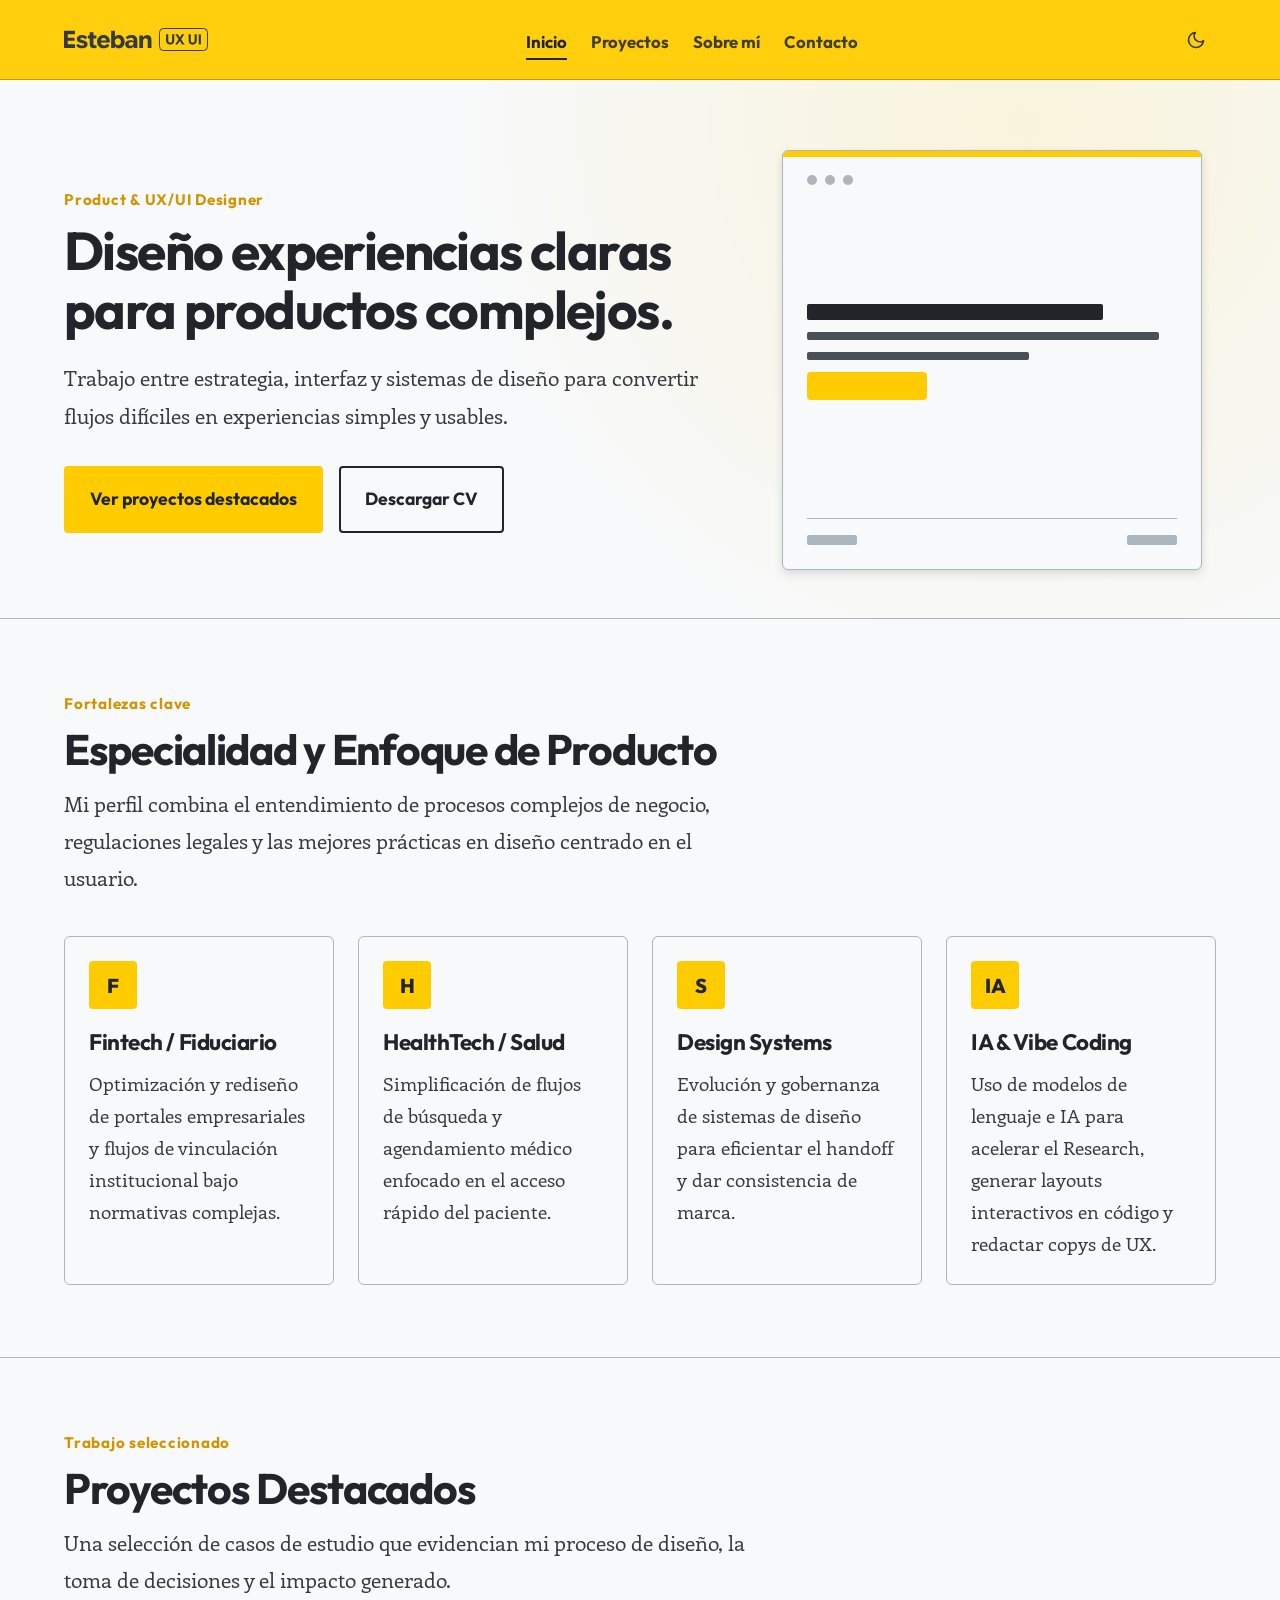
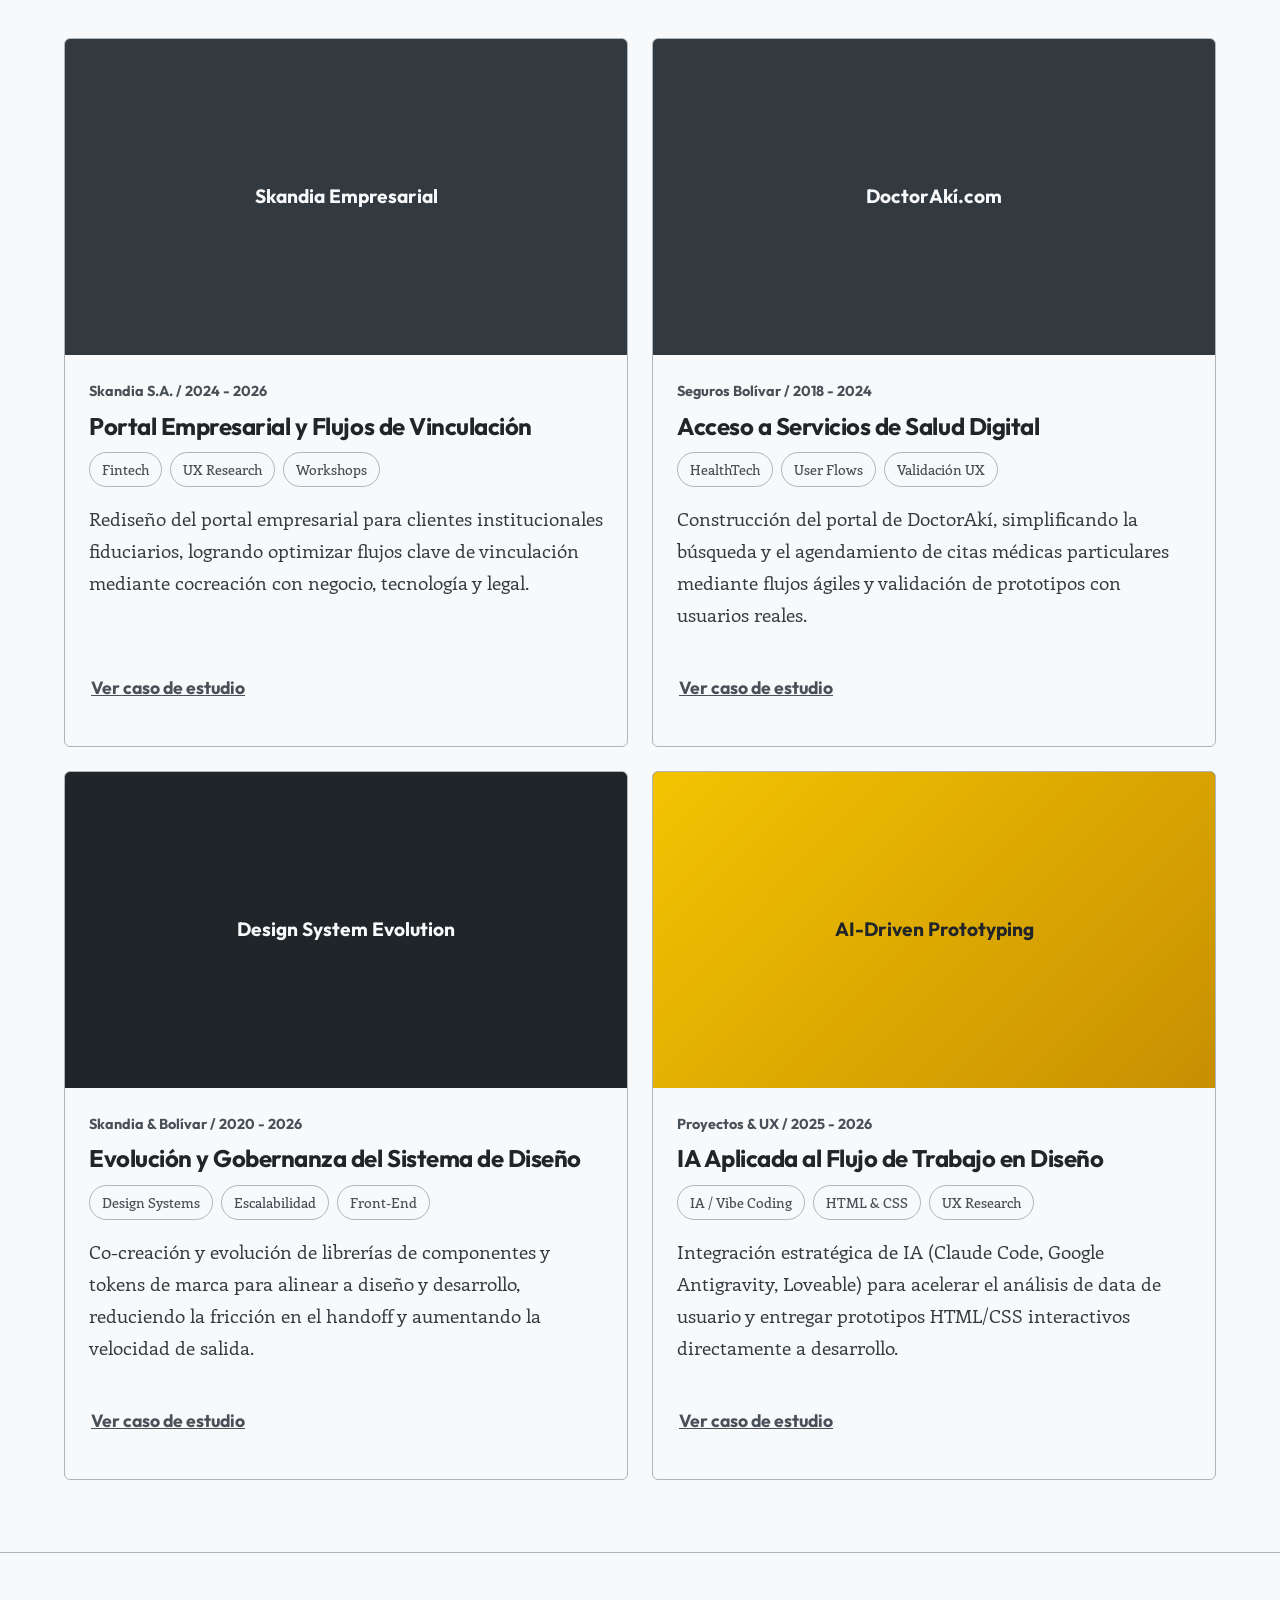
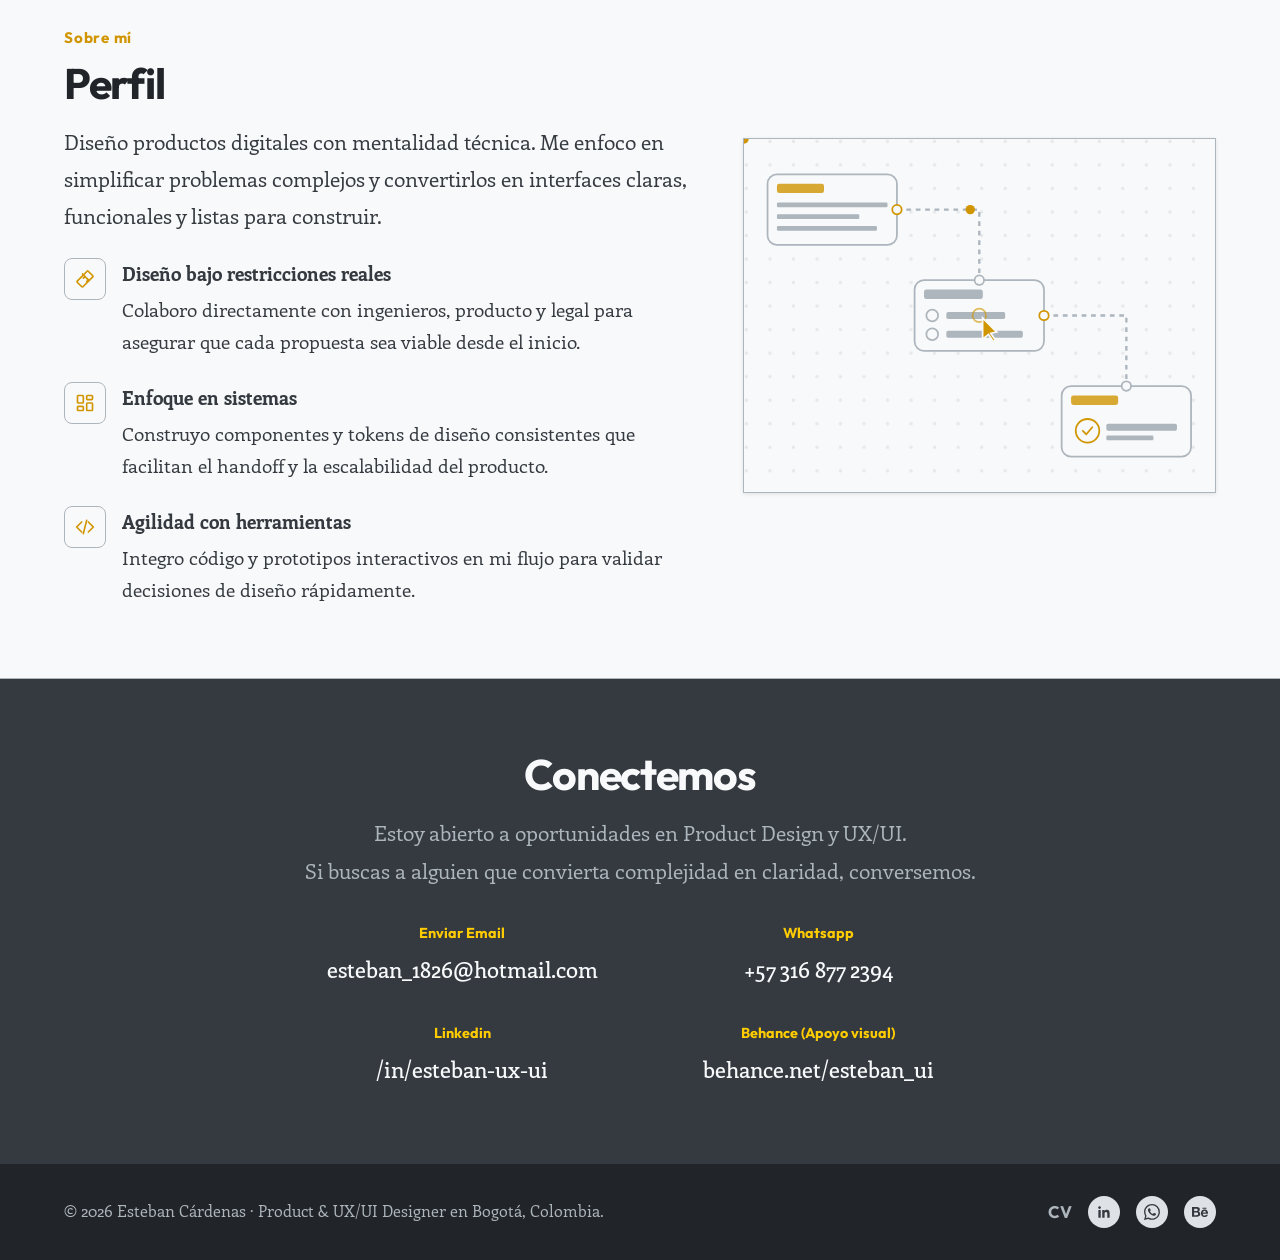
<file: index.html>
<!DOCTYPE html>
<html lang="es">
<head>
  <meta charset="UTF-8">
  <meta name="viewport" content="width=device-width, initial-scale=1.0">
  <title>Esteban Cárdenas | Product Designer & UX/UI Designer Portfolio</title>
  <meta name="description" content="Portafolio profesional de Esteban Cárdenas, Product Designer & UX/UI Designer en Bogotá. Especializado en servicios financieros, salud digital, sistemas de diseño e IA aplicada.">
  <link rel="stylesheet" href="css/styles.css">
  <link rel="icon" type="image/svg+xml" href="favicon.svg">
  <script>
    // Immediately apply dark theme class if preferred to prevent flickering
    if (localStorage.getItem('theme') === 'dark') {
      document.documentElement.classList.add('dark-theme');
    }
  </script>
</head>
<body>

  <!-- Menu Overlay for Mobile -->
  <div class="menu-overlay"></div>

  <!-- Header Navigation -->
  <header class="main-header">
    <div class="nav-container">
      <a href="index.html" class="logo-block" id="nav-logo" aria-label="Esteban Cárdenas - Inicio">
        <svg width="144" height="23" viewBox="0 0 144 23" fill="none" xmlns="http://www.w3.org/2000/svg" class="logo-svg">
          <path d="M0 19.8881V2.7041H10.944V6.2321H3.732V16.3601H11.064V19.8881H0ZM2.112 12.8561V9.7601H10.536V12.8561H2.112Z" fill="currentColor"/>
          <path d="M18.0529 20.2961C17.1729 20.2961 16.4049 20.2081 15.7489 20.0321C15.1009 19.8561 14.5169 19.6001 13.9969 19.2641C13.4849 18.9281 13.0569 18.5601 12.7129 18.1601C12.3769 17.7521 12.2089 17.5481 12.2089 17.5481L14.4529 15.7001C14.4529 15.7001 14.5729 15.8441 14.8129 16.1321C15.0609 16.4121 15.3489 16.6601 15.6769 16.8761C16.0049 17.0921 16.3729 17.2561 16.7809 17.3681C17.1889 17.4801 17.6609 17.5361 18.1969 17.5361C18.7889 17.5361 19.2529 17.4361 19.5889 17.2361C19.9249 17.0361 20.0929 16.7481 20.0929 16.3721C20.0929 16.0441 19.9369 15.7881 19.6249 15.6041C19.3209 15.4121 18.5449 15.1721 17.2969 14.8841C15.7129 14.5241 14.5649 14.0241 13.8529 13.3841C13.1489 12.7441 12.7969 11.9361 12.7969 10.9601C12.7969 9.7921 13.2849 8.8601 14.2609 8.1641C15.2449 7.4681 16.4849 7.1201 17.9809 7.1201C18.7329 7.1201 19.4129 7.1961 20.0209 7.3481C20.6369 7.4921 21.1769 7.7001 21.6409 7.9721C22.1129 8.2441 22.5129 8.5441 22.8409 8.8721C23.1689 9.1921 23.3329 9.3521 23.3329 9.3521L21.1969 11.2001C21.1969 11.2001 21.0889 11.1001 20.8729 10.9001C20.6649 10.6921 20.4049 10.5041 20.0929 10.3361C19.7809 10.1681 19.4409 10.0481 19.0729 9.9761C18.7129 9.8961 18.3489 9.8561 17.9809 9.8561C17.4609 9.8561 17.0409 9.9521 16.7209 10.1441C16.4089 10.3361 16.2529 10.5761 16.2529 10.8641C16.2529 11.1601 16.4009 11.4041 16.6969 11.5961C17.0009 11.7881 17.7849 12.0321 19.0489 12.3281C20.6329 12.6881 21.7849 13.1841 22.5049 13.8161C23.2249 14.4481 23.5849 15.2441 23.5849 16.2041C23.5849 17.4281 23.0809 18.4161 22.0729 19.1681C21.0649 19.9201 19.7249 20.2961 18.0529 20.2961Z" fill="currentColor"/>
          <path d="M29.9616 20.2961C28.6256 20.2961 27.5816 19.9481 26.8296 19.2521C26.0856 18.5481 25.7136 17.4921 25.7136 16.0841V4.1921H29.4576V15.5921C29.4576 16.1761 29.5816 16.6121 29.8296 16.9001C30.0776 17.1881 30.4416 17.3321 30.9216 17.3321C31.0816 17.3321 31.2416 17.3201 31.4016 17.2961C31.5696 17.2641 31.7776 17.2081 32.0256 17.1281C32.2816 17.0401 32.4096 16.9961 32.4096 16.9961V19.8881C32.4096 19.8881 32.2496 19.9321 31.9296 20.0201C31.6176 20.1161 31.3096 20.1841 31.0056 20.2241C30.7096 20.2721 30.3616 20.2961 29.9616 20.2961ZM23.8776 10.3841V7.5401H32.3856V10.3841H23.8776Z" fill="currentColor"/>
          <path d="M39.651 20.2961C37.691 20.2961 36.111 19.6801 34.911 18.4481C33.719 17.2081 33.123 15.6321 33.123 13.7201C33.123 11.8161 33.723 10.2401 34.923 8.9921C36.131 7.7441 37.687 7.1201 39.591 7.1201C41.391 7.1201 42.875 7.6841 44.043 8.8121C45.211 9.9401 45.795 11.3841 45.795 13.1441V14.4401H34.923V12.5561H42.339C42.283 11.8121 42.011 11.2081 41.523 10.7441C41.035 10.2721 40.391 10.0361 39.591 10.0361C38.711 10.0361 38.003 10.3521 37.467 10.9841C36.939 11.6081 36.675 12.4801 36.675 13.6001C36.675 14.8001 36.983 15.7481 37.599 16.4441C38.223 17.1401 39.043 17.4881 40.059 17.4881C40.523 17.4881 40.931 17.4241 41.283 17.2961C41.643 17.1681 41.963 17.0001 42.243 16.7921C42.531 16.5841 42.863 16.2441 43.239 15.7721L45.459 17.4521C44.883 18.2201 44.327 18.7921 43.791 19.1681C43.255 19.5361 42.667 19.8161 42.027 20.0081C41.387 20.2001 40.595 20.2961 39.651 20.2961Z" fill="currentColor"/>
          <path d="M54.8312 20.2961C53.9832 20.2961 53.2112 20.1201 52.5152 19.7681C51.8272 19.4161 51.2672 18.9441 50.8352 18.3521H49.9232L50.7632 17.4641V19.8881H47.1752V2.7041H50.9312V8.8961H51.0032C51.4192 8.3521 51.9672 7.9201 52.6472 7.6001C53.3352 7.2801 54.0792 7.1201 54.8792 7.1201C56.5432 7.1201 57.9152 7.7201 58.9952 8.9201C60.0752 10.1121 60.6152 11.6921 60.6152 13.6601C60.6152 15.6041 60.0712 17.1961 58.9832 18.4361C57.8952 19.6761 56.5112 20.2961 54.8312 20.2961ZM53.9072 17.1521C54.7792 17.1521 55.5032 16.8321 56.0792 16.1921C56.6632 15.5441 56.9552 14.7121 56.9552 13.6961C56.9552 12.6801 56.6632 11.8561 56.0792 11.2241C55.4952 10.5921 54.7712 10.2761 53.9072 10.2761C53.0432 10.2761 52.3152 10.5921 51.7232 11.2241C51.1392 11.8561 50.8472 12.6801 50.8472 13.6961C50.8472 14.7121 51.1392 15.5441 51.7232 16.1921C52.3072 16.8321 53.0352 17.1521 53.9072 17.1521Z" fill="currentColor"/>
          <path d="M65.6537 20.2961C64.3097 20.2961 63.2297 19.9321 62.4137 19.2041C61.6057 18.4681 61.2017 17.5081 61.2017 16.3241C61.2017 15.0441 61.6897 14.0361 62.6657 13.3001C63.6417 12.5641 64.9177 12.1961 66.4937 12.1961C67.1097 12.1961 67.6937 12.2561 68.2457 12.3761C68.8057 12.4961 69.2857 12.6521 69.6857 12.8441V12.1241C69.6857 11.4201 69.4457 10.8681 68.9657 10.4681C68.4857 10.0601 67.8297 9.8561 66.9977 9.8561C66.4937 9.8561 66.0657 9.9081 65.7137 10.0121C65.3617 10.0121 65.0217 10.2601 64.6937 10.4441C64.3657 10.6201 64.0777 10.8161 63.8297 11.0321C63.5897 11.2481 63.4697 11.3561 63.4697 11.3561L61.5977 9.3761C61.5977 9.3761 61.8137 9.2081 62.2457 8.8721C62.6777 8.5281 63.1457 8.2241 63.6497 7.9601C64.1617 7.6961 64.7297 7.4921 65.3537 7.3481C65.9857 7.1961 66.6697 7.1201 67.4057 7.1201C69.2777 7.1201 70.7257 7.5561 71.7497 8.4281C72.7817 9.3001 73.2977 10.5401 73.2977 12.1481V19.8881H69.6977V17.2841L70.5377 18.3641H69.6257C69.2657 18.9241 68.7337 19.3881 68.0297 19.7561C67.3337 20.1161 66.5417 20.2961 65.6537 20.2961ZM66.7937 17.8721C67.6417 17.8721 68.3337 17.5721 68.8697 16.9721C69.4137 16.3721 69.6857 15.5761 69.6857 14.5841V14.5721C69.3737 14.4041 69.0097 14.2681 68.5937 14.1641C68.1777 14.0601 67.7297 14.0081 67.2497 14.0081C66.4897 14.0081 65.8657 14.1761 65.3777 14.5121C64.8977 14.8401 64.6577 15.3441 64.6577 16.0241C64.6577 16.6081 64.8537 17.0641 65.2457 17.3921C65.6377 17.7121 66.1537 17.8721 66.7937 17.8721Z" fill="currentColor"/>
          <path d="M75.3133 19.8881V7.5401H78.9133V9.8201L78.5413 9.3281H78.9853C79.3853 8.6401 79.9613 8.1001 80.7133 7.7081C81.4653 7.3161 82.2413 7.1201 83.0413 7.1201C84.4093 7.1201 85.4893 7.5361 86.2813 8.3681C87.0813 9.2001 87.4813 10.3201 87.4813 11.7281V19.8881H83.7253V12.6041C83.7253 11.8281 83.5333 11.2361 83.1493 10.8281C82.7733 10.4121 82.2213 10.2041 81.4933 10.2041C80.7973 10.2041 80.2173 10.4681 79.7533 10.9961C79.2973 11.5241 79.0693 12.1761 79.0693 12.9521V19.8881H75.3133Z" fill="currentColor"/>
          <g transform="translate(4, 0)">
            <rect x="91.4812" y="0.5" width="48" height="22" rx="4" stroke="currentColor"/>
            <path d="M102.174 16.6347C100.876 16.6347 99.8682 16.2591 99.1495 15.5077C98.4309 14.7564 98.0715 13.7624 98.0715 12.5257V6.36572H100.291V12.5117C100.291 13.1744 100.452 13.6877 100.774 14.0517C101.1 14.4157 101.572 14.5977 102.188 14.5977C102.804 14.5977 103.275 14.4181 103.602 14.0587C103.928 13.6947 104.092 13.1791 104.092 12.5117V6.36572H106.269V12.5257C106.269 13.7811 105.898 14.7797 105.156 15.5217C104.418 16.2637 103.424 16.6347 102.174 16.6347Z" fill="currentColor"/>
            <path d="M114.103 16.3897L111.205 11.9517L111.009 11.9447L107.306 6.36572H109.791L112.437 10.5307L112.696 10.5377L116.602 16.3897H114.103ZM107.159 16.3897L110.981 10.5447H111.219L113.928 6.36572H116.287L112.598 11.9587H112.409L109.511 16.3897H107.159Z" fill="currentColor"/>
            <path d="M124.685 16.6347C123.388 16.6347 122.38 16.2591 121.661 15.5077C120.942 14.7564 120.583 13.7624 120.583 12.5257V6.36572H122.802V12.5117C122.802 13.1744 122.963 13.6877 123.285 14.0517C123.612 14.4157 124.083 14.5977 124.699 14.5977C125.315 14.5977 125.786 14.4181 126.113 14.0587C126.44 13.6947 126.603 13.1791 126.603 12.5117V6.36572H128.78V12.5257C128.78 13.7811 128.409 14.7797 127.667 15.5217C126.93 16.2637 125.936 16.6347 124.685 16.6347Z" fill="currentColor"/>
            <path d="M130.644 16.3897V6.36572H132.891V16.3897H130.644Z" fill="currentColor"/>
          </g>
        </svg>
      </a>
      
      <ul class="nav-links">
        <li class="nav-item"><a href="#inicio" class="active">Inicio</a></li>
        <li class="nav-item"><a href="#proyectos">Proyectos</a></li>
        <li class="nav-item"><a href="#sobre-mi">Sobre mí</a></li>
        <li class="nav-item"><a href="#contacto">Contacto</a></li>
      </ul>

      <div class="header-actions">
        <!-- Theme Toggle Button -->
        <button class="theme-toggle" id="theme-toggle-btn" aria-label="Cambiar modo de color">
          <!-- Moon Icon (Visible in light mode) -->
          <svg class="moon-icon" xmlns="http://www.w3.org/2000/svg" width="20" height="20" viewBox="0 0 24 24" fill="none" stroke="currentColor" stroke-width="2" stroke-linecap="round" stroke-linejoin="round">
            <path d="M21 12.79A9 9 0 1 1 11.21 3 7 7 0 0 0 21 12.79z"></path>
          </svg>
          <!-- Sun Icon (Visible in dark mode) -->
          <svg class="sun-icon" xmlns="http://www.w3.org/2000/svg" width="20" height="20" viewBox="0 0 24 24" fill="none" stroke="currentColor" stroke-width="2" stroke-linecap="round" stroke-linejoin="round">
            <circle cx="12" cy="12" r="5"></circle>
            <line x1="12" y1="1" x2="12" y2="3"></line>
            <line x1="12" y1="21" x2="12" y2="23"></line>
            <line x1="4.22" y1="4.22" x2="5.64" y2="5.64"></line>
            <line x1="18.36" y1="18.36" x2="19.78" y2="19.78"></line>
            <line x1="1" y1="12" x2="3" y2="12"></line>
            <line x1="21" y1="12" x2="23" y2="12"></line>
            <line x1="4.22" y1="19.78" x2="5.64" y2="18.36"></line>
            <line x1="18.36" y1="5.64" x2="19.78" y2="4.22"></line>
          </svg>
        </button>
      </div>

      <button class="mobile-toggle" aria-label="Abrir menú de navegación">
        <span></span>
        <span></span>
        <span></span>
      </button>
    </div>
  </header>

  <!-- Mobile Drawer -->
  <nav class="mobile-nav">
    <ul class="mobile-nav-links">
      <li><a href="#inicio">Inicio</a></li>
      <li><a href="#proyectos">Proyectos</a></li>
      <li><a href="#sobre-mi">Sobre mí</a></li>
      <li><a href="#contacto">Contacto</a></li>
    </ul>
    <div class="mobile-nav-cta">
      <a href="assets/cv-esteban-cardenas.pdf" download target="_blank" rel="noopener" class="btn btn-fill" style="width: 100%;" id="mobile-cv-btn">
        Descargar CV
      </a>
    </div>
  </nav>

  <!-- Hero Section -->
  <section id="inicio" class="hero-section">
    <div class="container">
      <div class="hero-grid">
        <div class="hero-content">
          <span class="section-label">Product & UX/UI Designer</span>
          <h1>Diseño experiencias claras para productos complejos.</h1>
          <p class="hero-subtitle">
            Trabajo entre estrategia, interfaz y sistemas de diseño para convertir flujos difíciles en experiencias simples y usables.
          </p>
          <div class="hero-ctas">
            <a href="#proyectos" class="btn btn-fill" id="hero-projects-btn">Ver proyectos destacados</a>
            <a href="assets/cv-esteban-cardenas.pdf" download target="_blank" rel="noopener" class="btn btn-outline" id="hero-cv-btn">Descargar CV</a>
          </div>
        </div>
        <div class="hero-visual">
          <div class="hero-mockup-placeholder">
            <div class="mockup-header">
              <div class="mockup-dot"></div>
              <div class="mockup-dot"></div>
              <div class="mockup-dot"></div>
            </div>
            <div class="mockup-body">
              <div class="mockup-line-h"></div>
              <div class="mockup-line-p1"></div>
              <div class="mockup-line-p2"></div>
              <div class="mockup-badge"></div>
            </div>
            <div class="mockup-footer">
              <div class="mockup-footer-val"></div>
              <div class="mockup-footer-val"></div>
            </div>
          </div>
        </div>
      </div>
    </div>
  </section>

  <!-- Strengths / Fortalezas Section -->
  <section id="fortalezas" class="strengths-section section-padding fade-in-section">
    <div class="container">
      <div class="section-header">
        <span class="section-label">Fortalezas clave</span>
        <h2 class="section-title">Especialidad y Enfoque de Producto</h2>
        <p class="section-intro">Mi perfil combina el entendimiento de procesos complejos de negocio, regulaciones legales y las mejores prácticas en diseño centrado en el usuario.</p>
      </div>
      
      <div class="grid-4">
        <!-- Card 1 -->
        <div class="strength-card">
          <div class="strength-icon">F</div>
          <h4>Fintech / Fiduciario</h4>
          <p>Optimización y rediseño de portales empresariales y flujos de vinculación institucional bajo normativas complejas.</p>
        </div>
        <!-- Card 2 -->
        <div class="strength-card">
          <div class="strength-icon">H</div>
          <h4>HealthTech / Salud</h4>
          <p>Simplificación de flujos de búsqueda y agendamiento médico enfocado en el acceso rápido del paciente.</p>
        </div>
        <!-- Card 3 -->
        <div class="strength-card">
          <div class="strength-icon">S</div>
          <h4>Design Systems</h4>
          <p>Evolución y gobernanza de sistemas de diseño para eficientar el handoff y dar consistencia de marca.</p>
        </div>
        <!-- Card 4 -->
        <div class="strength-card">
          <div class="strength-icon">IA</div>
          <h4>IA & Vibe Coding</h4>
          <p>Uso de modelos de lenguaje e IA para acelerar el Research, generar layouts interactivos en código y redactar copys de UX.</p>
        </div>
      </div>
    </div>
  </section>

  <!-- Featured Projects Section -->
  <section id="proyectos" class="projects-section section-padding fade-in-section">
    <div class="container">
      <div class="section-header">
        <span class="section-label">Trabajo seleccionado</span>
        <h2 class="section-title">Proyectos Destacados</h2>
        <p class="section-intro">Una selección de casos de estudio que evidencian mi proceso de diseño, la toma de decisiones y el impacto generado.</p>
      </div>

      <div class="grid-2">
        <!-- Project 1 -->
        <div class="project-card">
          <div class="project-media-placeholder">
            <span class="project-media-text">Skandia Empresarial</span>
          </div>
          <div class="project-info">
            <span class="project-meta">Skandia S.A. / 2024 - 2026</span>
            <h3 class="project-title">Portal Empresarial y Flujos de Vinculación</h3>
            <div class="project-tags">
              <span class="project-tag">Fintech</span>
              <span class="project-tag">UX Research</span>
              <span class="project-tag">Workshops</span>
            </div>
            <p class="project-summary">
              Rediseño del portal empresarial para clientes institucionales fiduciarios, logrando optimizar flujos clave de vinculación mediante cocreación con negocio, tecnología y legal.
            </p>
            <a href="projects/skandia-portal-empresarial.html" class="btn btn-text" id="project-skandia-btn">Ver caso de estudio</a>
          </div>
        </div>

        <!-- Project 2 -->
        <div class="project-card">
          <div class="project-media-placeholder" style="background-color: var(--fill-grey-dark);">
            <span class="project-media-text">DoctorAkí.com</span>
          </div>
          <div class="project-info">
            <span class="project-meta">Seguros Bolívar / 2018 - 2024</span>
            <h3 class="project-title">Acceso a Servicios de Salud Digital</h3>
            <div class="project-tags">
              <span class="project-tag">HealthTech</span>
              <span class="project-tag">User Flows</span>
              <span class="project-tag">Validación UX</span>
            </div>
            <p class="project-summary">
              Construcción del portal de DoctorAkí, simplificando la búsqueda y el agendamiento de citas médicas particulares mediante flujos ágiles y validación de prototipos con usuarios reales.
            </p>
            <a href="projects/doctoraki-salud-digital.html" class="btn btn-text" id="project-doctoraki-btn">Ver caso de estudio</a>
          </div>
        </div>

        <!-- Project 3 -->
        <div class="project-card">
          <div class="project-media-placeholder" style="background-color: var(--fill-black);">
            <span class="project-media-text">Design System Evolution</span>
          </div>
          <div class="project-info">
            <span class="project-meta">Skandia & Bolívar / 2020 - 2026</span>
            <h3 class="project-title">Evolución y Gobernanza del Sistema de Diseño</h3>
            <div class="project-tags">
              <span class="project-tag">Design Systems</span>
              <span class="project-tag">Escalabilidad</span>
              <span class="project-tag">Front-End</span>
            </div>
            <p class="project-summary">
              Co-creación y evolución de librerías de componentes y tokens de marca para alinear a diseño y desarrollo, reduciendo la fricción en el handoff y aumentando la velocidad de salida.
            </p>
            <a href="projects/skandia-design-system.html" class="btn btn-text" id="project-ds-btn">Ver caso de estudio</a>
          </div>
        </div>

        <!-- Project 4 -->
        <div class="project-card">
          <div class="project-media-placeholder" style="background-image: linear-gradient(135deg, var(--fill-yellow) 0%, var(--fill-yellow-dark) 100%);">
            <span class="project-media-text" style="color: var(--text-black);">AI-Driven Prototyping</span>
          </div>
          <div class="project-info">
            <span class="project-meta">Proyectos & UX / 2025 - 2026</span>
            <h3 class="project-title">IA Aplicada al Flujo de Trabajo en Diseño</h3>
            <div class="project-tags">
              <span class="project-tag">IA / Vibe Coding</span>
              <span class="project-tag">HTML & CSS</span>
              <span class="project-tag">UX Research</span>
            </div>
            <p class="project-summary">
              Integración estratégica de IA (Claude Code, Google Antigravity, Loveable) para acelerar el análisis de data de usuario y entregar prototipos HTML/CSS interactivos directamente a desarrollo.
            </p>
            <a href="projects/ia-procesos-diseno.html" class="btn btn-text" id="project-ai-btn">Ver caso de estudio</a>
          </div>
        </div>
      </div>
    </div>
  </section>

  <!-- About Me / Sobre Mí Section -->
  <section id="sobre-mi" class="about-section section-padding fade-in-section">
    <div class="container">
      <div class="about-grid">
        <div class="about-bio">
          <span class="section-label">Sobre mí</span>
          <h2 style="margin-bottom: var(--space-4);">Perfil</h2>
          
          <p class="about-intro">
            Diseño productos digitales con mentalidad técnica. Me enfoco en simplificar problemas complejos y convertirlos en interfaces claras, funcionales y listas para construir.
          </p>
          
          <div class="about-modules">
            <!-- Module 1 -->
            <div class="about-module-item">
              <div class="about-module-icon">
                <svg width="20" height="20" viewBox="0 0 24 24" fill="none" stroke="currentColor" stroke-width="2" stroke-linecap="round" stroke-linejoin="round">
                  <path d="M21.3 8.11 15.89 2.7a1 1 0 0 0-1.41 0L2.7 14.48a1 1 0 0 0 0 1.41l5.41 5.41a1 1 0 0 0 1.42 0L21.3 9.52a1 1 0 0 0 0-1.41Z"/>
                  <path d="m9 6 3 3"/>
                  <path d="m12 9-2 2"/>
                  <path d="m13 10 3 3"/>
                  <path d="m16 13-2 2"/>
                </svg>
              </div>
              <div class="about-module-text">
                <h5 class="about-module-title">Diseño bajo restricciones reales</h5>
                <p class="about-module-desc">Colaboro directamente con ingenieros, producto y legal para asegurar que cada propuesta sea viable desde el inicio.</p>
              </div>
            </div>
            
            <!-- Module 2 -->
            <div class="about-module-item">
              <div class="about-module-icon">
                <svg width="20" height="20" viewBox="0 0 24 24" fill="none" stroke="currentColor" stroke-width="2" stroke-linecap="round" stroke-linejoin="round">
                  <rect x="3" y="3" width="7" height="9" rx="1"/>
                  <rect x="14" y="3" width="7" height="5" rx="1"/>
                  <rect x="14" y="12" width="7" height="9" rx="1"/>
                  <rect x="3" y="16" width="7" height="5" rx="1"/>
                </svg>
              </div>
              <div class="about-module-text">
                <h5 class="about-module-title">Enfoque en sistemas</h5>
                <p class="about-module-desc">Construyo componentes y tokens de diseño consistentes que facilitan el handoff y la escalabilidad del producto.</p>
              </div>
            </div>
            
            <!-- Module 3 -->
            <div class="about-module-item">
              <div class="about-module-icon">
                <svg width="20" height="20" viewBox="0 0 24 24" fill="none" stroke="currentColor" stroke-width="2" stroke-linecap="round" stroke-linejoin="round">
                  <polyline points="16 18 22 12 16 6"/>
                  <polyline points="8 6 2 12 8 18"/>
                  <line x1="14" y1="4" x2="10" y2="20"/>
                </svg>
              </div>
              <div class="about-module-text">
                <h5 class="about-module-title">Agilidad con herramientas</h5>
                <p class="about-module-desc">Integro código y prototipos interactivos en mi flujo para validar decisiones de diseño rápidamente.</p>
              </div>
            </div>
          </div>
        </div>
        
        <div class="about-visual">
          <div class="wireframe-simulator">
            <svg class="wf-svg" viewBox="0 0 400 300" fill="none" xmlns="http://www.w3.org/2000/svg">
              <defs>
                <pattern id="grid-dots" width="20" height="20" patternUnits="userSpaceOnUse">
                  <circle cx="2" cy="2" r="1.5" fill="var(--grid-dots)" />
                </pattern>
                
                <!-- Glow Filters for premium aesthetic -->
                <filter id="glow" x="-20%" y="-20%" width="140%" height="140%">
                  <feGaussianBlur stdDeviation="6" result="blur" />
                  <feComposite in="SourceGraphic" in2="blur" operator="over" />
                </filter>
              </defs>
              
              <!-- Grid Canvas -->
              <rect width="100%" height="100%" fill="url(#grid-dots)" rx="12" />
              
              <!-- Connection Flow Lines (Behind Nodes) -->
              <!-- Line 1: Node 1 to Node 2 -->
              <path class="wf-flow-path path-1" d="M 130 60 L 200 60 L 200 120" stroke="var(--stroke-grey-light)" stroke-width="2" stroke-dasharray="4,4" fill="none" />
              <!-- Line 2: Node 2 to Node 3 -->
              <path class="wf-flow-path path-2" d="M 255 150 L 325 150 L 325 210" stroke="var(--stroke-grey-light)" stroke-width="2" stroke-dasharray="4,4" fill="none" />
              
              <!-- Pulse Circles following flow paths -->
              <circle r="4" fill="var(--text-yellow-dark)" class="wf-pulse-dot">
                <animateMotion dur="4s" repeatCount="indefinite" path="M 130 60 L 200 60 L 200 120" />
              </circle>
              
              <circle r="4" fill="var(--text-yellow-dark)" class="wf-pulse-dot">
                <animateMotion dur="4s" begin="2s" repeatCount="indefinite" path="M 255 150 L 325 150 L 325 210" />
              </circle>
              
              <!-- Node 1: Start Node -->
              <g class="wf-node-group" transform="translate(0, 0)">
                <!-- Node Background -->
                <rect x="20" y="30" width="110" height="60" rx="8" fill="var(--bg-page)" stroke="var(--border-card)" stroke-width="1.5" class="wf-node-rect" />
                <!-- Node Header (Wireframe style) -->
                <rect x="28" y="38" width="40" height="8" rx="2" fill="var(--text-yellow-dark)" opacity="0.8" />
                <!-- Node Content Lines -->
                <rect x="28" y="54" width="94" height="4" rx="1" fill="var(--stroke-grey-light)" />
                <rect x="28" y="64" width="70" height="4" rx="1" fill="var(--stroke-grey-light)" />
                <rect x="28" y="74" width="85" height="4" rx="1" fill="var(--stroke-grey-light)" />
                <!-- Connector Port -->
                <circle cx="130" cy="60" r="4" fill="var(--bg-page)" stroke="var(--text-yellow-dark)" stroke-width="1.5" />
              </g>
              
              <!-- Node 2: Decision/Form Node -->
              <g class="wf-node-group" transform="translate(0, 0)">
                <!-- Node Background -->
                <rect x="145" y="120" width="110" height="60" rx="8" fill="var(--bg-page)" stroke="var(--border-card)" stroke-width="1.5" class="wf-node-rect" />
                <!-- Node Header -->
                <rect x="153" y="128" width="50" height="8" rx="2" fill="var(--stroke-grey-light)" />
                <!-- Wireframe inputs/circles -->
                <circle cx="160" cy="150" r="5" fill="none" stroke="var(--stroke-grey-light)" stroke-width="1.5" />
                <rect x="172" y="147" width="50" height="6" rx="1.5" fill="var(--stroke-grey-light)" />
                
                <circle cx="160" cy="166" r="5" fill="none" stroke="var(--stroke-grey-light)" stroke-width="1.5" />
                <rect x="172" y="163" width="65" height="6" rx="1.5" fill="var(--stroke-grey-light)" />
                
                <!-- Connector Ports -->
                <circle cx="200" cy="120" r="4" fill="var(--bg-page)" stroke="var(--stroke-grey-light)" stroke-width="1.5" />
                <circle cx="255" cy="150" r="4" fill="var(--bg-page)" stroke="var(--text-yellow-dark)" stroke-width="1.5" />
              </g>
              
              <!-- Node 3: Success Node -->
              <g class="wf-node-group" transform="translate(0, 0)">
                <!-- Node Background -->
                <rect x="270" y="210" width="110" height="60" rx="8" fill="var(--bg-page)" stroke="var(--border-card)" stroke-width="1.5" class="wf-node-rect" />
                <!-- Node Header -->
                <rect x="278" y="218" width="40" height="8" rx="2" fill="var(--text-yellow-dark)" opacity="0.8" />
                <!-- Success indicator -->
                <circle cx="292" cy="248" r="10" fill="none" stroke="var(--text-yellow-dark)" stroke-width="1.5" />
                <path d="M288 248 L291 251 L296 245" stroke="var(--text-yellow-dark)" stroke-width="1.5" stroke-linecap="round" stroke-linejoin="round" fill="none" />
                <rect x="308" y="242" width="60" height="6" rx="1.5" fill="var(--stroke-grey-light)" />
                <rect x="308" y="252" width="40" height="4" rx="1" fill="var(--stroke-grey-light)" />
                
                <!-- Connector Port -->
                <circle cx="325" cy="210" r="4" fill="var(--bg-page)" stroke="var(--stroke-grey-light)" stroke-width="1.5" />
              </g>
              
              <!-- Simulated Clicking Ripple Effect -->
              <!-- Ripple 1 (Node 2) -->
              <circle cx="200" cy="150" r="0" fill="none" stroke="var(--text-yellow-dark)" stroke-width="1.5" opacity="0" class="wf-ripple-1">
                <animate attributeName="r" values="0; 25" dur="4s" repeatCount="indefinite" begin="1s" />
                <animate attributeName="opacity" values="0.8; 0" dur="4s" repeatCount="indefinite" begin="1s" />
              </circle>
              
              <!-- Ripple 2 (Node 3) -->
              <circle cx="320" cy="245" r="0" fill="none" stroke="var(--text-yellow-dark)" stroke-width="1.5" opacity="0" class="wf-ripple-2">
                <animate attributeName="r" values="0; 25" dur="4s" repeatCount="indefinite" begin="3s" />
                <animate attributeName="opacity" values="0.8; 0" dur="4s" repeatCount="indefinite" begin="3s" />
              </circle>
              
              <!-- Animated Cursor -->
              <g class="wf-cursor-group">
                <path d="M0 0 L12 12 L7 13 L11 19 L9 20 L5 14 L0 18 Z" fill="var(--text-yellow-dark)" stroke="var(--bg-page)" stroke-width="1.5" />
                <animateMotion dur="4s" repeatCount="indefinite" path="M 360 260 C 300 230, 240 180, 200 150 L 200 150 C 240 180, 280 210, 320 245 L 320 245 C 340 260, 370 270, 360 260" keyTimes="0; 0.25; 0.45; 0.7; 0.8; 0.95; 1" />
              </g>
            </svg>
          </div>
        </div>
      </div>
    </div>
  </section>

  <!-- Contact Section -->
  <section id="contacto" class="contact-section section-padding fade-in-section">
    <div class="container">
      <div class="contact-center-layout">
        <h2 style="margin-bottom: var(--space-4);">Conectemos</h2>
        <p class="lead-paragraph" style="margin-bottom: var(--space-8);">
          Estoy abierto a oportunidades en Product Design y UX/UI.<br>Si buscas a alguien que convierta complejidad en claridad, conversemos.
        </p>
        
        <div class="contact-channels">
          <div class="contact-channel-item">
            <span class="contact-channel-label">Enviar Email</span>
            <a href="mailto:esteban_1826@hotmail.com" class="contact-channel-val">esteban_1826@hotmail.com</a>
          </div>

          <div class="contact-channel-item">
            <span class="contact-channel-label">Whatsapp</span>
            <a href="https://wa.me/573168772394" target="_blank" rel="noopener" class="contact-channel-val">+57 316 877 2394</a>
          </div>
          
          <div class="contact-channel-item">
            <span class="contact-channel-label">Linkedin</span>
            <a href="https://www.linkedin.com/in/esteban-ux-ui/" target="_blank" rel="noopener" class="contact-channel-val">/in/esteban-ux-ui</a>
          </div>
          
          <div class="contact-channel-item">
            <span class="contact-channel-label">Behance (Apoyo visual)</span>
            <a href="https://behance.net/esteban_ui" target="_blank" rel="noopener" class="contact-channel-val">behance.net/esteban_ui</a>
          </div>
        </div>
      </div>
    </div>
  </section>

  <!-- Footer -->
  <footer class="main-footer">
    <div class="container">
      <div class="footer-content">
        <div class="footer-text">
          <p>© 2026 Esteban Cárdenas · Product & UX/UI Designer en Bogotá, Colombia.</p>
        </div>
        <div class="footer-links">
          <a href="assets/cv-esteban-cardenas.pdf" download target="_blank" rel="noopener" id="footer-cv">CV</a>
          <a href="https://www.linkedin.com/in/esteban-ux-ui/" target="_blank" rel="noopener" class="social-circle-link linkedin" id="footer-li" aria-label="Linkedin">
            <svg viewBox="0 0 24 24" xmlns="http://www.w3.org/2000/svg" fill="currentColor">
              <path d="M20.447 20.452h-3.554v-5.569c0-1.328-.027-3.037-1.852-3.037-1.853 0-2.136 1.445-2.136 2.939v5.667H9.351V9h3.414v1.561h.046c.477-.9 1.637-1.85 3.37-1.85 3.601 0 4.267 2.37 4.267 5.455v6.286zM5.337 7.433c-1.144 0-2.063-.926-2.063-2.065 0-1.138.92-2.063 2.063-2.063 1.14 0 2.063.925 2.063 2.063 0 1.139-.92 2.065-2.063 2.065zm1.782 13.019H3.555V9h3.564v11.452z"/>
            </svg>
          </a>
          <a href="https://wa.me/573168772394" target="_blank" rel="noopener" class="social-circle-link whatsapp" id="footer-wa" aria-label="Whatsapp">
            <svg viewBox="0 0 16 16" xmlns="http://www.w3.org/2000/svg" fill="currentColor">
              <path d="M13.601 2.326A7.85 7.85 0 0 0 7.994 0C3.627 0 .068 3.558.064 7.926c0 1.399.366 2.76 1.057 3.965L0 16l4.204-1.102a7.9 7.9 0 0 0 3.79.965h.004c4.368 0 7.926-3.558 7.93-7.93A7.9 7.9 0 0 0 13.6 2.326zM7.994 14.521a6.6 6.6 0 0 1-3.356-.92l-.24-.144-2.494.654.666-2.433-.156-.251a6.56 6.56 0 0 1-1.007-3.505c0-3.626 2.957-6.584 6.591-6.584a6.56 6.56 0 0 1 4.66 1.931 6.56 6.56 0 0 1 1.928 4.66c-.004 3.639-2.961 6.592-6.592 6.592m3.615-4.934c-.197-.099-1.17-.578-1.353-.646-.182-.065-.315-.099-.445.099-.133.197-.513.646-.627.775-.114.133-.232.148-.43.05-.197-.1-.836-.308-1.592-.985-.59-.525-.985-1.175-1.103-1.372-.114-.198-.011-.304.088-.403.087-.088.197-.232.296-.346.1-.114.133-.198.198-.33.065-.134.034-.248-.015-.347-.05-.099-.445-1.076-.612-1.47-.16-.389-.323-.335-.445-.34-.114-.007-.247-.007-.38-.007a.73.73 0 0 0-.529.247c-.182.198-.691.677-.691 1.654s.71 1.916.81 2.049c.098.133 1.394 2.132 3.383 2.992.47.205.84.326 1.129.418.475.152.904.129 1.246.08.38-.058 1.171-.48 1.338-.943.164-.464.164-.86.114-.943-.049-.084-.182-.133-.38-.232"/>
            </svg>
          </a>
          <a href="https://behance.net/esteban_ui" target="_blank" rel="noopener" class="social-circle-link behance" id="footer-be" aria-label="Behance">
            <svg viewBox="0 0 16 16" xmlns="http://www.w3.org/2000/svg" fill="currentColor">
              <path d="M4.654 3c.461 0 .887.035 1.278.14.39.07.711.216.996.391s.497.426.641.747c.14.32.216.711.216 1.137 0 .496-.106.922-.356 1.242-.215.32-.566.606-.997.817.606.176 1.067.496 1.348.922s.461.957.461 1.563c0 .496-.105.922-.285 1.278a2.3 2.3 0 0 1-.782.887c-.32.215-.711.39-1.137.496a5.3 5.3 0 0 1-1.278.176L0 12.803V3zm-.285 3.978c.39 0 .71-.105.957-.285.246-.18.355-.497.355-.887 0-.216-.035-.426-.105-.567a1 1 0 0 0-.32-.355 1.8 1.8 0 0 0-.461-.176c-.176-.035-.356-.035-.567-.035H2.17v2.31c0-.005 2.2-.005 2.2-.005zm.105 4.193c.215 0 .426-.035.606-.07.176-.035.356-.106.496-.216s.25-.215.356-.39c.07-.176.14-.391.14-.641 0-.496-.14-.852-.426-1.102-.285-.215-.676-.32-1.137-.32H2.17v2.734h2.305zm6.858-.035q.428.427 1.278.426c.39 0 .746-.106 1.032-.286q.426-.32.53-.64h1.74c-.286.851-.712 1.457-1.278 1.848-.566.355-1.243.566-2.06.566a4.1 4.1 0 0 1-1.527-.285 2.8 2.8 0 0 1-1.137-.782 2.85 2.85 0 0 1-.712-1.172c-.175-.461-.25-.957-.25-1.528 0-.531.07-1.032.25-1.493.18-.46.426-.852.747-1.207.32-.32.711-.606 1.137-.782a4 4 0 0 1 1.493-.285c.606 0 1.137.105 1.598.355.46.25.817.532 1.102.958.285.39.496.851.641 1.348.07.496.105.996.07 1.563h-5.15c0 .58.21 1.11.496 1.396m2.24-3.732c-.25-.25-.642-.391-1.103-.391-.32 0-.566.07-.781.176s-.356.25-.496.39a.96.96 0 0 0-.25.497c-.036.175-.07.32-.07.46h3.196c-.07-.526-.25-.882-.497-1.132zm-3.127-3.728h3.978v.957h-3.978z"/>
            </svg>
          </a>
        </div>
      </div>
    </div>
  </footer>

  <script src="js/main.js"></script>
</body>
</html>
</file>
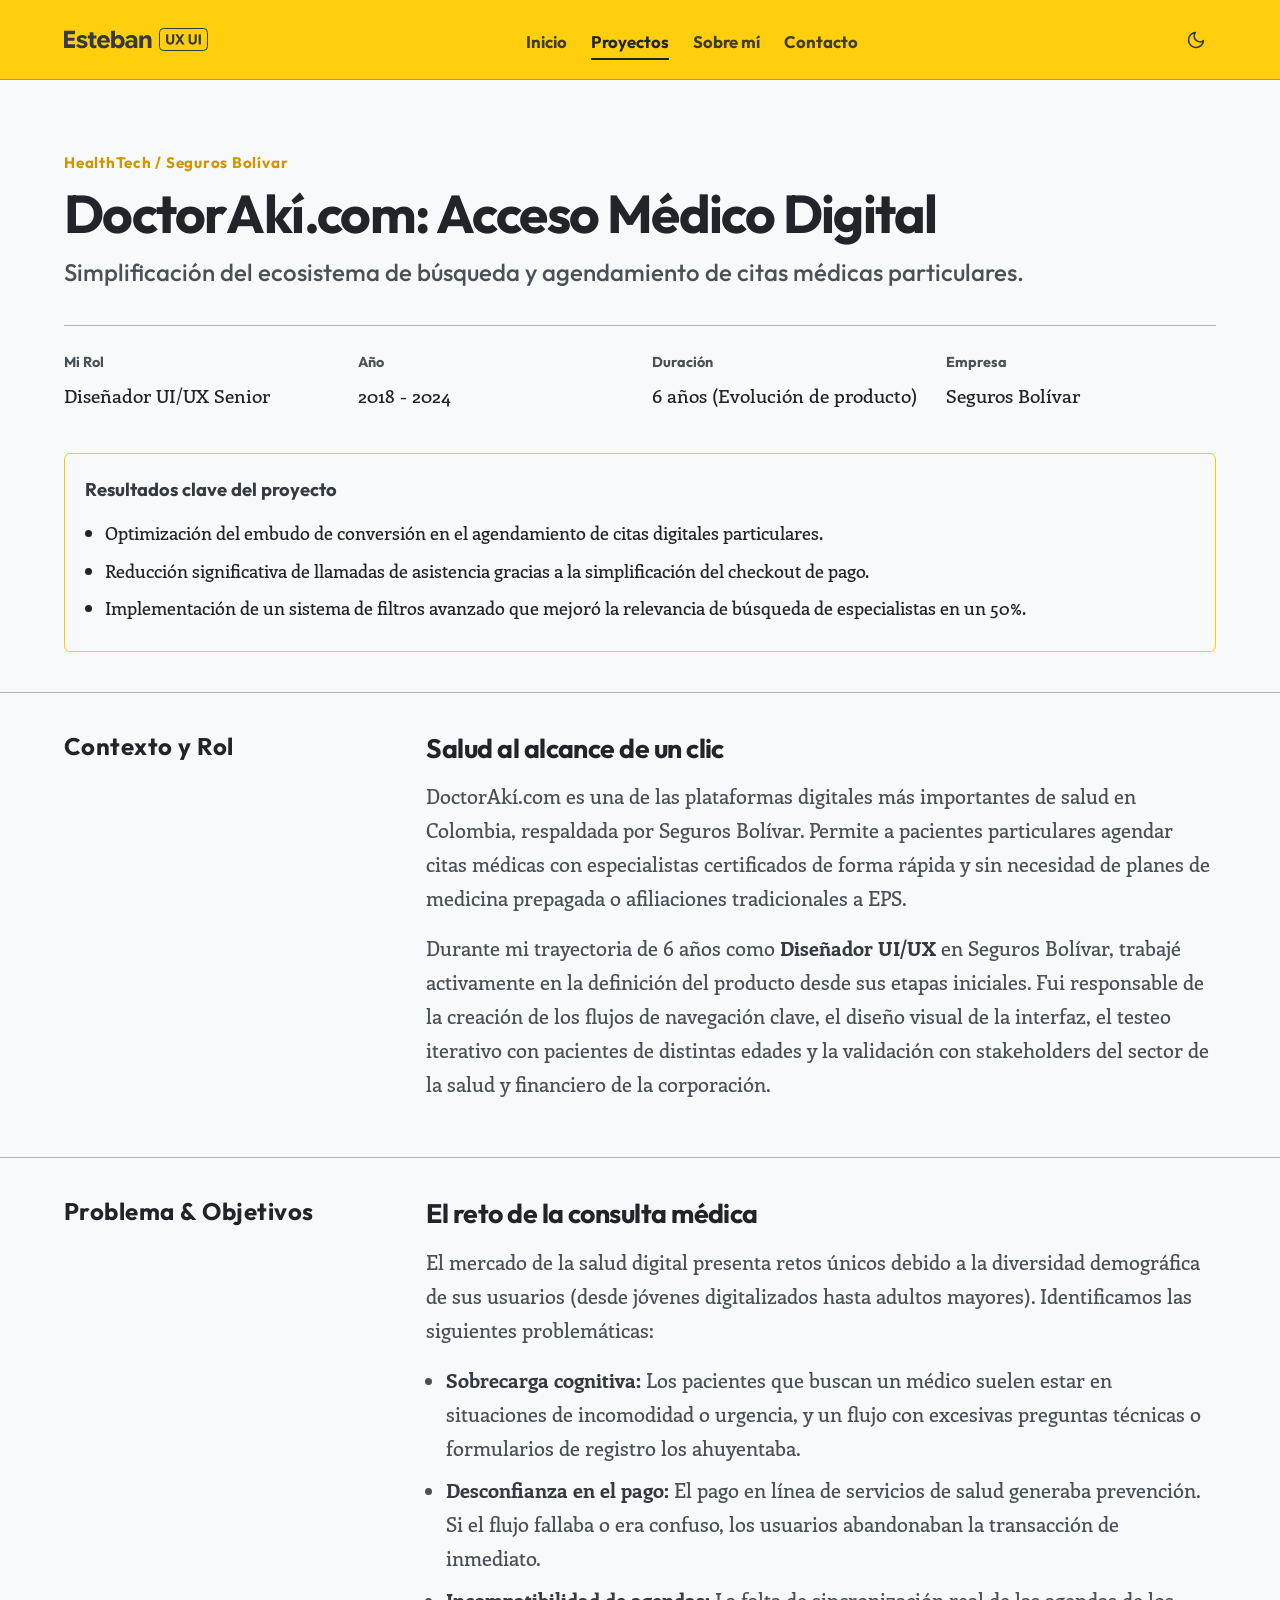
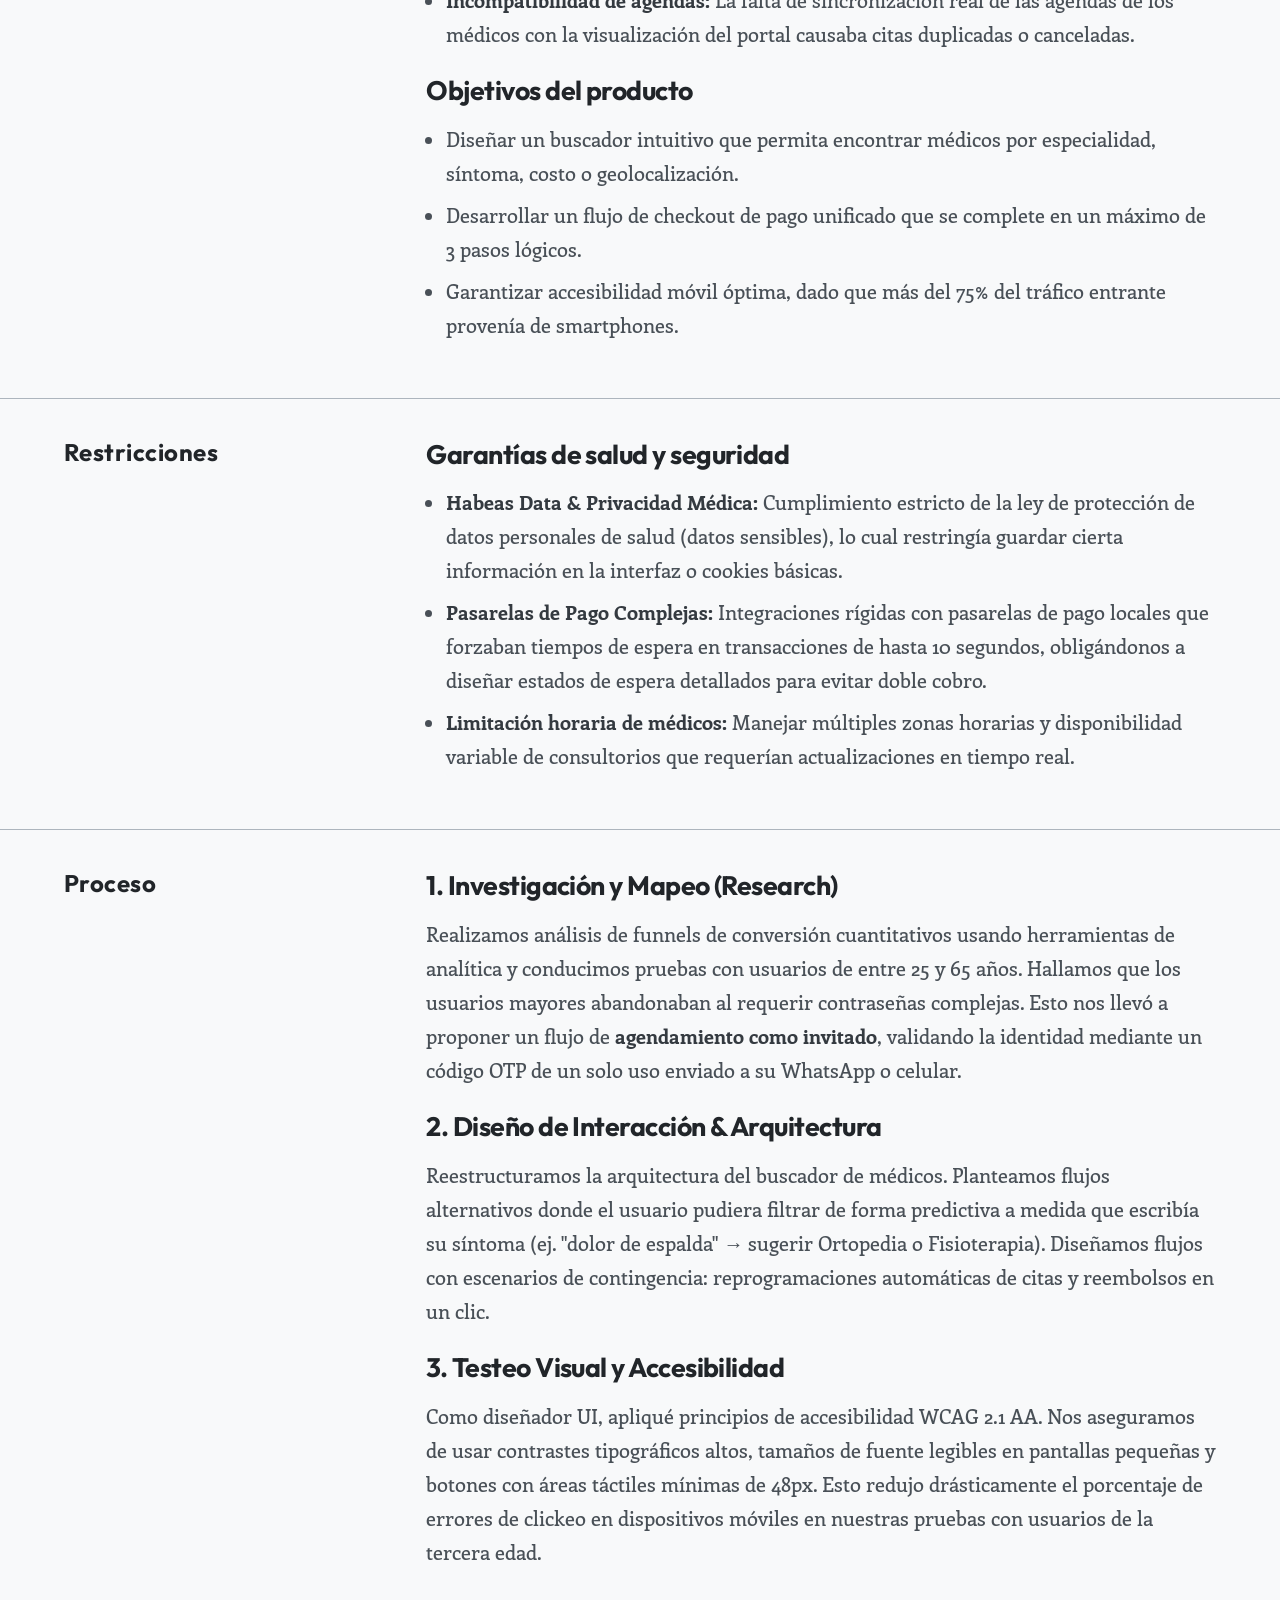
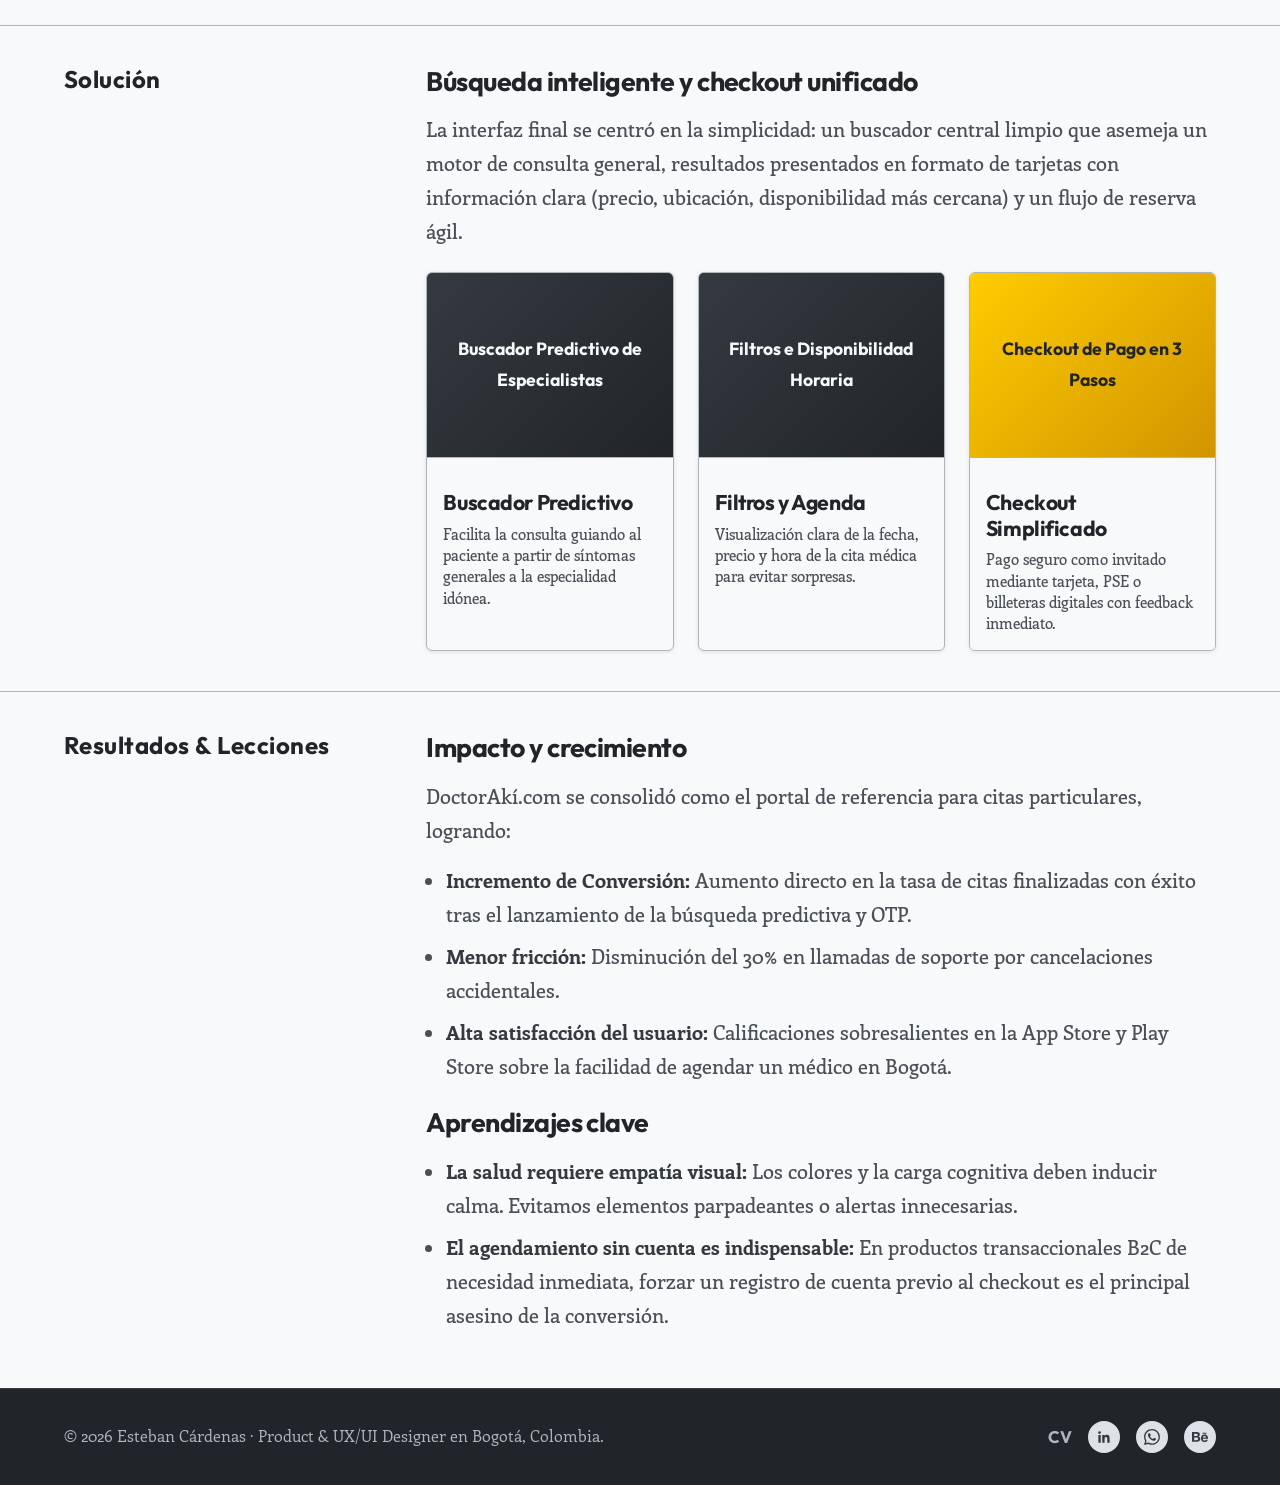
<file: projects/doctoraki-salud-digital.html>
<!DOCTYPE html>
<html lang="es">
<head>
  <meta charset="UTF-8">
  <meta name="viewport" content="width=device-width, initial-scale=1.0">
  <title>Caso de Estudio: DoctorAkí.com | Esteban Cárdenas</title>
  <meta name="description" content="Caso de estudio de UX/UI en DoctorAkí (Seguros Bolívar): Rediseño de flujos de acceso a citas médicas particulares por Esteban Cárdenas.">
  <link rel="stylesheet" href="../css/styles.css">
  <link rel="icon" type="image/svg+xml" href="../favicon.svg">
  <script>
    // Immediately apply dark theme class if preferred to prevent flickering
    if (localStorage.getItem('theme') === 'dark') {
      document.documentElement.classList.add('dark-theme');
    }
  </script>
</head>
<body>

  <!-- Menu Overlay for Mobile -->
  <div class="menu-overlay"></div>

  <!-- Header Navigation -->
  <header class="main-header">
    <div class="nav-container">
      <a href="../index.html" class="logo-block" id="nav-logo" aria-label="Esteban Cárdenas - Inicio">
        <svg width="144" height="23" viewBox="0 0 144 23" fill="none" xmlns="http://www.w3.org/2000/svg" class="logo-svg">
          <path d="M0 19.8881V2.7041H10.944V6.2321H3.732V16.3601H11.064V19.8881H0ZM2.112 12.8561V9.7601H10.536V12.8561H2.112Z" fill="currentColor"/>
          <path d="M18.0529 20.2961C17.1729 20.2961 16.4049 20.2081 15.7489 20.0321C15.1009 19.8561 14.5169 19.6001 13.9969 19.2641C13.4849 18.9281 13.0569 18.5601 12.7129 18.1601C12.3769 17.7521 12.2089 17.5481 12.2089 17.5481L14.4529 15.7001C14.4529 15.7001 14.5729 15.8441 14.8129 16.1321C15.0609 16.4121 15.3489 16.6601 15.6769 16.8761C16.0049 17.0921 16.3729 17.2561 16.7809 17.3681C17.1889 17.4801 17.6609 17.5361 18.1969 17.5361C18.7889 17.5361 19.2529 17.4361 19.5889 17.2361C19.9249 17.0361 20.0929 16.7481 20.0929 16.3721C20.0929 16.0441 19.9369 15.7881 19.6249 15.6041C19.3209 15.4121 18.5449 15.1721 17.2969 14.8841C15.7129 14.5241 14.5649 14.0241 13.8529 13.3841C13.1489 12.7441 12.7969 11.9361 12.7969 10.9601C12.7969 9.7921 13.2849 8.8601 14.2609 8.1641C15.2449 7.4681 16.4849 7.1201 17.9809 7.1201C18.7329 7.1201 19.4129 7.1961 20.0209 7.3481C20.6369 7.4921 21.1769 7.7001 21.6409 7.9721C22.1129 8.2441 22.5129 8.5441 22.8409 8.8721C23.1689 9.1921 23.3329 9.3521 23.3329 9.3521L21.1969 11.2001C21.1969 11.2001 21.0889 11.1001 20.8729 10.9001C20.6649 10.6921 20.4049 10.5041 20.0929 10.3361C19.7809 10.1681 19.4409 10.0481 19.0729 9.9761C18.7129 9.8961 18.3489 9.8561 17.9809 9.8561C17.4609 9.8561 17.0409 9.9521 16.7209 10.1441C16.4089 10.3361 16.2529 10.5761 16.2529 10.8641C16.2529 11.1601 16.4009 11.4041 16.6969 11.5961C17.0009 11.7881 17.7849 12.0321 19.0489 12.3281C20.6329 12.6881 21.7849 13.1841 22.5049 13.8161C23.2249 14.4481 23.5849 15.2441 23.5849 16.2041C23.5849 17.4281 23.0809 18.4161 22.0729 19.1681C21.0649 19.9201 19.7249 20.2961 18.0529 20.2961Z" fill="currentColor"/>
          <path d="M29.9616 20.2961C28.6256 20.2961 27.5816 19.9481 26.8296 19.2521C26.0856 18.5481 25.7136 17.4921 25.7136 16.0841V4.1921H29.4576V15.5921C29.4576 16.1761 29.5816 16.6121 29.8296 16.9001C30.0776 17.1881 30.4416 17.3321 30.9216 17.3321C31.0816 17.3321 31.2416 17.3201 31.4016 17.2961C31.5696 17.2641 31.7776 17.2081 32.0256 17.1281C32.2816 17.0401 32.4096 16.9961 32.4096 16.9961V19.8881C32.4096 19.8881 32.2496 19.9321 31.9296 20.0201C31.6176 20.1161 31.3096 20.1841 31.0056 20.2241C30.7096 20.2721 30.3616 20.2961 29.9616 20.2961ZM23.8776 10.3841V7.5401H32.3856V10.3841H23.8776Z" fill="currentColor"/>
          <path d="M39.651 20.2961C37.691 20.2961 36.111 19.6801 34.911 18.4481C33.719 17.2081 33.123 15.6321 33.123 13.7201C33.123 11.8161 33.723 10.2401 34.923 8.9921C36.131 7.7441 37.687 7.1201 39.591 7.1201C41.391 7.1201 42.875 7.6841 44.043 8.8121C45.211 9.9401 45.795 11.3841 45.795 13.1441V14.4401H34.923V12.5561H42.339C42.283 11.8121 42.011 11.2081 41.523 10.7441C41.035 10.2721 40.391 10.0361 39.591 10.0361C38.711 10.0361 38.003 10.3521 37.467 10.9841C36.939 11.6081 36.675 12.4801 36.675 13.6001C36.675 14.8001 36.983 15.7481 37.599 16.4441C38.223 17.1401 39.043 17.4881 40.059 17.4881C40.523 17.4881 40.931 17.4241 41.283 17.2961C41.643 17.1681 41.963 17.0001 42.243 16.7921C42.531 16.5841 42.863 16.2441 43.239 15.7721L45.459 17.4521C44.883 18.2201 44.327 18.7921 43.791 19.1681C43.255 19.5361 42.667 19.8161 42.027 20.0081C41.387 20.2001 40.595 20.2961 39.651 20.2961Z" fill="currentColor"/>
          <path d="M54.8312 20.2961C53.9832 20.2961 53.2112 20.1201 52.5152 19.7681C51.8272 19.4161 51.2672 18.9441 50.8352 18.3521H49.9232L50.7632 17.4641V19.8881H47.1752V2.7041H50.9312V8.8961H51.0032C51.4192 8.3521 51.9672 7.9201 52.6472 7.6001C53.3352 7.2801 54.0792 7.1201 54.8792 7.1201C56.5432 7.1201 57.9152 7.7201 58.9952 8.9201C60.0752 10.1121 60.6152 11.6921 60.6152 13.6601C60.6152 15.6041 60.0712 17.1961 58.9832 18.4361C57.8952 19.6761 56.5112 20.2961 54.8312 20.2961ZM53.9072 17.1521C54.7792 17.1521 55.5032 16.8321 56.0792 16.1921C56.6632 15.5441 56.9552 14.7121 56.9552 13.6961C56.9552 12.6801 56.6632 11.8561 56.0792 11.2241C55.4952 10.5921 54.7712 10.2761 53.9072 10.2761C53.0432 10.2761 52.3152 10.5921 51.7232 11.2241C51.1392 11.8561 50.8472 12.6801 50.8472 13.6961C50.8472 14.7121 51.1392 15.5441 51.7232 16.1921C52.3072 16.8321 53.0352 17.1521 53.9072 17.1521Z" fill="currentColor"/>
          <path d="M65.6537 20.2961C64.3097 20.2961 63.2297 19.9321 62.4137 19.2041C61.6057 18.4681 61.2017 17.5081 61.2017 16.3241C61.2017 15.0441 61.6897 14.0361 62.6657 13.3001C63.6417 12.5641 64.9177 12.1961 66.4937 12.1961C67.1097 12.1961 67.6937 12.2561 68.2457 12.3761C68.8057 12.4961 69.2857 12.6521 69.6857 12.8441V12.1241C69.6857 11.4201 69.4457 10.8681 68.9657 10.4681C68.4857 10.0601 67.8297 9.8561 66.9977 9.8561C66.4937 9.8561 66.0657 9.9081 65.7137 10.0121C65.3617 10.0121 65.0217 10.2601 64.6937 10.4441C64.3657 10.6201 64.0777 10.8161 63.8297 11.0321C63.5897 11.2481 63.4697 11.3561 63.4697 11.3561L61.5977 9.3761C61.5977 9.3761 61.8137 9.2081 62.2457 8.8721C62.6777 8.5281 63.1457 8.2241 63.6497 7.9601C64.1617 7.6961 64.7297 7.4921 65.3537 7.3481C65.9857 7.1961 66.6697 7.1201 67.4057 7.1201C69.2777 7.1201 70.7257 7.5561 71.7497 8.4281C72.7817 9.3001 73.2977 10.5401 73.2977 12.1481V19.8881H69.6977V17.2841L70.5377 18.3641H69.6257C69.2657 18.9241 68.7337 19.3881 68.0297 19.7561C67.3337 20.1161 66.5417 20.2961 65.6537 20.2961ZM66.7937 17.8721C67.6417 17.8721 68.3337 17.5721 68.8697 16.9721C69.4137 16.3721 69.6857 15.5761 69.6857 14.5841V14.5721C69.3737 14.4041 69.0097 14.2681 68.5937 14.1641C68.1777 14.0601 67.7297 14.0081 67.2497 14.0081C66.4897 14.0081 65.8657 14.1761 65.3777 14.5121C64.8977 14.8401 64.6577 15.3441 64.6577 16.0241C64.6577 16.6081 64.8537 17.0641 65.2457 17.3921C65.6377 17.7121 66.1537 17.8721 66.7937 17.8721Z" fill="currentColor"/>
          <path d="M75.3133 19.8881V7.5401H78.9133V9.8201L78.5413 9.3281H78.9853C79.3853 8.6401 79.9613 8.1001 80.7133 7.7081C81.4653 7.3161 82.2413 7.1201 83.0413 7.1201C84.4093 7.1201 85.4893 7.5361 86.2813 8.3681C87.0813 9.2001 87.4813 10.3201 87.4813 11.7281V19.8881H83.7253V12.6041C83.7253 11.8281 83.5333 11.2361 83.1493 10.8281C82.7733 10.4121 82.2213 10.2041 81.4933 10.2041C80.7973 10.2041 80.2173 10.4681 79.7533 10.9961C79.2973 11.5241 79.0693 12.1761 79.0693 12.9521V19.8881H75.3133Z" fill="currentColor"/>
          <g transform="translate(4, 0)">
            <rect x="91.4812" y="0.5" width="48" height="22" rx="4" stroke="currentColor"/>
            <path d="M102.174 16.6347C100.876 16.6347 99.8682 16.2591 99.1495 15.5077C98.4309 14.7564 98.0715 13.7624 98.0715 12.5257V6.36572H100.291V12.5117C100.291 13.1744 100.452 13.6877 100.774 14.0517C101.1 14.4157 101.572 14.5977 102.188 14.5977C102.804 14.5977 103.275 14.4181 103.602 14.0587C103.928 13.6947 104.092 13.1791 104.092 12.5117V6.36572H106.269V12.5257C106.269 13.7811 105.898 14.7797 105.156 15.5217C104.418 16.2637 103.424 16.6347 102.174 16.6347Z" fill="currentColor"/>
            <path d="M114.103 16.3897L111.205 11.9517L111.009 11.9447L107.306 6.36572H109.791L112.437 10.5307L112.696 10.5377L116.602 16.3897H114.103ZM107.159 16.3897L110.981 10.5447H111.219L113.928 6.36572H116.287L112.598 11.9587H112.409L109.511 16.3897H107.159Z" fill="currentColor"/>
            <path d="M124.685 16.6347C123.388 16.6347 122.38 16.2591 121.661 15.5077C120.942 14.7564 120.583 13.7624 120.583 12.5257V6.36572H122.802V12.5117C122.802 13.1744 122.963 13.6877 123.285 14.0517C123.612 14.4157 124.083 14.5977 124.699 14.5977C125.315 14.5977 125.786 14.4181 126.113 14.0587C126.44 13.6947 126.603 13.1791 126.603 12.5117V6.36572H128.78V12.5257C128.78 13.7811 128.409 14.7797 127.667 15.5217C126.93 16.2637 125.936 16.6347 124.685 16.6347Z" fill="currentColor"/>
            <path d="M130.644 16.3897V6.36572H132.891V16.3897H130.644Z" fill="currentColor"/>
          </g>
        </svg>
      </a>
      
      <ul class="nav-links">
        <li class="nav-item"><a href="../index.html#inicio">Inicio</a></li>
        <li class="nav-item"><a href="../index.html#proyectos" class="active">Proyectos</a></li>
        <li class="nav-item"><a href="../index.html#sobre-mi">Sobre mí</a></li>
        <li class="nav-item"><a href="../index.html#contacto">Contacto</a></li>
      </ul>

      <div class="header-actions">
        <!-- Theme Toggle Button -->
        <button class="theme-toggle" id="theme-toggle-btn" aria-label="Cambiar modo de color">
          <!-- Moon Icon (Visible in light mode) -->
          <svg class="moon-icon" xmlns="http://www.w3.org/2000/svg" width="20" height="20" viewBox="0 0 24 24" fill="none" stroke="currentColor" stroke-width="2" stroke-linecap="round" stroke-linejoin="round">
            <path d="M21 12.79A9 9 0 1 1 11.21 3 7 7 0 0 0 21 12.79z"></path>
          </svg>
          <!-- Sun Icon (Visible in dark mode) -->
          <svg class="sun-icon" xmlns="http://www.w3.org/2000/svg" width="20" height="20" viewBox="0 0 24 24" fill="none" stroke="currentColor" stroke-width="2" stroke-linecap="round" stroke-linejoin="round">
            <circle cx="12" cy="12" r="5"></circle>
            <line x1="12" y1="1" x2="12" y2="3"></line>
            <line x1="12" y1="21" x2="12" y2="23"></line>
            <line x1="4.22" y1="4.22" x2="5.64" y2="5.64"></line>
            <line x1="18.36" y1="18.36" x2="19.78" y2="19.78"></line>
            <line x1="1" y1="12" x2="3" y2="12"></line>
            <line x1="21" y1="12" x2="23" y2="12"></line>
            <line x1="4.22" y1="19.78" x2="5.64" y2="18.36"></line>
            <line x1="18.36" y1="5.64" x2="19.78" y2="4.22"></line>
          </svg>
        </button>
      </div>

      <button class="mobile-toggle" aria-label="Abrir menú de navegación">
        <span></span>
        <span></span>
        <span></span>
      </button>
    </div>
  </header>

  <!-- Mobile Drawer -->
  <nav class="mobile-nav">
    <ul class="mobile-nav-links">
      <li><a href="../index.html#inicio">Inicio</a></li>
      <li><a href="../index.html#proyectos">Proyectos</a></li>
      <li><a href="../index.html#sobre-mi">Sobre mí</a></li>
      <li><a href="../index.html#contacto">Contacto</a></li>
    </ul>
    <div class="mobile-nav-cta">
      <a href="../assets/cv-esteban-cardenas.pdf" download target="_blank" rel="noopener" class="btn btn-fill" style="width: 100%;" id="mobile-cv-btn">
        Descargar CV
      </a>
    </div>
  </nav>

  <!-- Project Hero -->
  <section class="project-detail-hero">
    <div class="container">
      <span class="section-label">HealthTech / Seguros Bolívar</span>
      <h1 class="project-detail-title">DoctorAkí.com: Acceso Médico Digital</h1>
      <p class="project-detail-subtitle">Simplificación del ecosistema de búsqueda y agendamiento de citas médicas particulares.</p>
      
      <div class="project-overview-grid">
        <div class="overview-item">
          <span class="overview-label">Mi Rol</span>
          <span class="overview-val">Diseñador UI/UX Senior</span>
        </div>
        <div class="overview-item">
          <span class="overview-label">Año</span>
          <span class="overview-val">2018 - 2024</span>
        </div>
        <div class="overview-item">
          <span class="overview-label">Duración</span>
          <span class="overview-val">6 años (Evolución de producto)</span>
        </div>
        <div class="overview-item">
          <span class="overview-label">Empresa</span>
          <span class="overview-val">Seguros Bolívar</span>
        </div>
        
        <div class="overview-results-card">
          <span class="overview-results-title">
            <strong>Resultados clave del proyecto</strong>
          </span>
          <ul class="overview-results-list">
            <li>Optimización del embudo de conversión en el agendamiento de citas digitales particulares.</li>
            <li>Reducción significativa de llamadas de asistencia gracias a la simplificación del checkout de pago.</li>
            <li>Implementación de un sistema de filtros avanzado que mejoró la relevancia de búsqueda de especialistas en un 50%.</li>
          </ul>
        </div>
      </div>
    </div>
  </section>

  <!-- Contexto y Rol -->
  <section class="case-body-section fade-in-section">
    <div class="container">
      <div class="case-grid-content">
        <div class="case-section-sidebar">
          <h2>Contexto y Rol</h2>
        </div>
        <div class="case-section-main">
          <h3>Salud al alcance de un clic</h3>
          <p>
            DoctorAkí.com es una de las plataformas digitales más importantes de salud en Colombia, respaldada por Seguros Bolívar. Permite a pacientes particulares agendar citas médicas con especialistas certificados de forma rápida y sin necesidad de planes de medicina prepagada o afiliaciones tradicionales a EPS.
          </p>
          <p>
            Durante mi trayectoria de 6 años como <strong>Diseñador UI/UX</strong> en Seguros Bolívar, trabajé activamente en la definición del producto desde sus etapas iniciales. Fui responsable de la creación de los flujos de navegación clave, el diseño visual de la interfaz, el testeo iterativo con pacientes de distintas edades y la validación con stakeholders del sector de la salud y financiero de la corporación.
          </p>
        </div>
      </div>
    </div>
  </section>

  <!-- Problema y Objetivos -->
  <section class="case-body-section fade-in-section">
    <div class="container">
      <div class="case-grid-content">
        <div class="case-section-sidebar">
          <h2>Problema & Objetivos</h2>
        </div>
        <div class="case-section-main">
          <h3>El reto de la consulta médica</h3>
          <p>
            El mercado de la salud digital presenta retos únicos debido a la diversidad demográfica de sus usuarios (desde jóvenes digitalizados hasta adultos mayores). Identificamos las siguientes problemáticas:
          </p>
          <ul>
            <li><strong>Sobrecarga cognitiva:</strong> Los pacientes que buscan un médico suelen estar en situaciones de incomodidad o urgencia, y un flujo con excesivas preguntas técnicas o formularios de registro los ahuyentaba.</li>
            <li><strong>Desconfianza en el pago:</strong> El pago en línea de servicios de salud generaba prevención. Si el flujo fallaba o era confuso, los usuarios abandonaban la transacción de inmediato.</li>
            <li><strong>Incompatibilidad de agendas:</strong> La falta de sincronización real de las agendas de los médicos con la visualización del portal causaba citas duplicadas o canceladas.</li>
          </ul>
          <h3 style="margin-top: var(--space-6);">Objetivos del producto</h3>
          <ul>
            <li>Diseñar un buscador intuitivo que permita encontrar médicos por especialidad, síntoma, costo o geolocalización.</li>
            <li>Desarrollar un flujo de checkout de pago unificado que se complete en un máximo de 3 pasos lógicos.</li>
            <li>Garantizar accesibilidad móvil óptima, dado que más del 75% del tráfico entrante provenía de smartphones.</li>
          </ul>
        </div>
      </div>
    </div>
  </section>

  <!-- Restricciones -->
  <section class="case-body-section fade-in-section">
    <div class="container">
      <div class="case-grid-content">
        <div class="case-section-sidebar">
          <h2>Restricciones</h2>
        </div>
        <div class="case-section-main">
          <h3>Garantías de salud y seguridad</h3>
          <ul>
            <li><strong>Habeas Data & Privacidad Médica:</strong> Cumplimiento estricto de la ley de protección de datos personales de salud (datos sensibles), lo cual restringía guardar cierta información en la interfaz o cookies básicas.</li>
            <li><strong>Pasarelas de Pago Complejas:</strong> Integraciones rígidas con pasarelas de pago locales que forzaban tiempos de espera en transacciones de hasta 10 segundos, obligándonos a diseñar estados de espera detallados para evitar doble cobro.</li>
            <li><strong>Limitación horaria de médicos:</strong> Manejar múltiples zonas horarias y disponibilidad variable de consultorios que requerían actualizaciones en tiempo real.</li>
          </ul>
        </div>
      </div>
    </div>
  </section>

  <!-- Proceso -->
  <section class="case-body-section fade-in-section">
    <div class="container">
      <div class="case-grid-content">
        <div class="case-section-sidebar">
          <h2>Proceso</h2>
        </div>
        <div class="case-section-main">
          <h3>1. Investigación y Mapeo (Research)</h3>
          <p>
            Realizamos análisis de funnels de conversión cuantitativos usando herramientas de analítica y conducimos pruebas con usuarios de entre 25 y 65 años. Hallamos que los usuarios mayores abandonaban al requerir contraseñas complejas. Esto nos llevó a proponer un flujo de <strong>agendamiento como invitado</strong>, validando la identidad mediante un código OTP de un solo uso enviado a su WhatsApp o celular.
          </p>
          
          <h3 style="margin-top: var(--space-6);">2. Diseño de Interacción & Arquitectura</h3>
          <p>
            Reestructuramos la arquitectura del buscador de médicos. Planteamos flujos alternativos donde el usuario pudiera filtrar de forma predictiva a medida que escribía su síntoma (ej. "dolor de espalda" → sugerir Ortopedia o Fisioterapia). Diseñamos flujos con escenarios de contingencia: reprogramaciones automáticas de citas y reembolsos en un clic.
          </p>

          <h3 style="margin-top: var(--space-6);">3. Testeo Visual y Accesibilidad</h3>
          <p>
            Como diseñador UI, apliqué principios de accesibilidad WCAG 2.1 AA. Nos aseguramos de usar contrastes tipográficos altos, tamaños de fuente legibles en pantallas pequeñas y botones con áreas táctiles mínimas de 48px. Esto redujo drásticamente el porcentaje de errores de clickeo en dispositivos móviles en nuestras pruebas con usuarios de la tercera edad.
          </p>
        </div>
      </div>
    </div>
  </section>

  <!-- Solución -->
  <section class="case-body-section fade-in-section">
    <div class="container">
      <div class="case-grid-content">
        <div class="case-section-sidebar">
          <h2>Solución</h2>
        </div>
        <div class="case-section-main">
          <h3>Búsqueda inteligente y checkout unificado</h3>
          <p>
            La interfaz final se centró en la simplicidad: un buscador central limpio que asemeja un motor de consulta general, resultados presentados en formato de tarjetas con información clara (precio, ubicación, disponibilidad más cercana) y un flujo de reserva ágil.
          </p>
          
          <div class="mockup-gallery">
            <!-- Mockup 1 -->
            <div class="gallery-item">
              <div class="gallery-placeholder">
                Buscador Predictivo de Especialistas
              </div>
              <div class="gallery-caption">
                <h4>Buscador Predictivo</h4>
                <p>Facilita la consulta guiando al paciente a partir de síntomas generales a la especialidad idónea.</p>
              </div>
            </div>
            
            <!-- Mockup 2 -->
            <div class="gallery-item">
              <div class="gallery-placeholder" style="background-color: var(--fill-grey-dark);">
                Filtros e Disponibilidad Horaria
              </div>
              <div class="gallery-caption">
                <h4>Filtros y Agenda</h4>
                <p>Visualización clara de la fecha, precio y hora de la cita médica para evitar sorpresas.</p>
              </div>
            </div>
            
            <!-- Mockup 3 -->
            <div class="gallery-item">
              <div class="gallery-placeholder" style="background-image: linear-gradient(135deg, var(--fill-yellow) 0%, var(--fill-yellow-dark) 100%); color: var(--text-black);">
                Checkout de Pago en 3 Pasos
              </div>
              <div class="gallery-caption">
                <h4>Checkout Simplificado</h4>
                <p>Pago seguro como invitado mediante tarjeta, PSE o billeteras digitales con feedback inmediato.</p>
              </div>
            </div>
          </div>
        </div>
      </div>
    </div>
  </section>

  <!-- Resultados y Aprendizajes -->
  <section class="case-body-section fade-in-section">
    <div class="container">
      <div class="case-grid-content">
        <div class="case-section-sidebar">
          <h2>Resultados & Lecciones</h2>
        </div>
        <div class="case-section-main">
          <h3>Impacto y crecimiento</h3>
          <p>
            DoctorAkí.com se consolidó como el portal de referencia para citas particulares, logrando:
          </p>
          <ul>
            <li><strong>Incremento de Conversión:</strong> Aumento directo en la tasa de citas finalizadas con éxito tras el lanzamiento de la búsqueda predictiva y OTP.</li>
            <li><strong>Menor fricción:</strong> Disminución del 30% en llamadas de soporte por cancelaciones accidentales.</li>
            <li><strong>Alta satisfacción del usuario:</strong> Calificaciones sobresalientes en la App Store y Play Store sobre la facilidad de agendar un médico en Bogotá.</li>
          </ul>
          
          <h3 style="margin-top: var(--space-6);">Aprendizajes clave</h3>
          <ul>
            <li><strong>La salud requiere empatía visual:</strong> Los colores y la carga cognitiva deben inducir calma. Evitamos elementos parpadeantes o alertas innecesarias.</li>
            <li><strong>El agendamiento sin cuenta es indispensable:</strong> En productos transaccionales B2C de necesidad inmediata, forzar un registro de cuenta previo al checkout es el principal asesino de la conversión.</li>
          </ul>
        </div>
      </div>
    </div>
  </section>


  <!-- Footer -->
  <footer class="main-footer">
    <div class="container">
      <div class="footer-content">
        <div class="footer-text">
          <p>© 2026 Esteban Cárdenas · Product & UX/UI Designer en Bogotá, Colombia.</p>
        </div>
        <div class="footer-links">
          <a href="../assets/cv-esteban-cardenas.pdf" download target="_blank" rel="noopener" id="footer-cv">CV</a>
          <a href="https://www.linkedin.com/in/esteban-ux-ui/" target="_blank" rel="noopener" class="social-circle-link linkedin" id="footer-li" aria-label="Linkedin">
            <svg viewBox="0 0 24 24" xmlns="http://www.w3.org/2000/svg" fill="currentColor">
              <path d="M20.447 20.452h-3.554v-5.569c0-1.328-.027-3.037-1.852-3.037-1.853 0-2.136 1.445-2.136 2.939v5.667H9.351V9h3.414v1.561h.046c.477-.9 1.637-1.85 3.37-1.85 3.601 0 4.267 2.37 4.267 5.455v6.286zM5.337 7.433c-1.144 0-2.063-.926-2.063-2.065 0-1.138.92-2.063 2.063-2.063 1.14 0 2.063.925 2.063 2.063 0 1.139-.92 2.065-2.063 2.065zm1.782 13.019H3.555V9h3.564v11.452z"/>
            </svg>
          </a>
          <a href="https://wa.me/573168772394" target="_blank" rel="noopener" class="social-circle-link whatsapp" id="footer-wa" aria-label="Whatsapp">
            <svg viewBox="0 0 16 16" xmlns="http://www.w3.org/2000/svg" fill="currentColor">
              <path d="M13.601 2.326A7.85 7.85 0 0 0 7.994 0C3.627 0 .068 3.558.064 7.926c0 1.399.366 2.76 1.057 3.965L0 16l4.204-1.102a7.9 7.9 0 0 0 3.79.965h.004c4.368 0 7.926-3.558 7.93-7.93A7.9 7.9 0 0 0 13.6 2.326zM7.994 14.521a6.6 6.6 0 0 1-3.356-.92l-.24-.144-2.494.654.666-2.433-.156-.251a6.56 6.56 0 0 1-1.007-3.505c0-3.626 2.957-6.584 6.591-6.584a6.56 6.56 0 0 1 4.66 1.931 6.56 6.56 0 0 1 1.928 4.66c-.004 3.639-2.961 6.592-6.592 6.592m3.615-4.934c-.197-.099-1.17-.578-1.353-.646-.182-.065-.315-.099-.445.099-.133.197-.513.646-.627.775-.114.133-.232.148-.43.05-.197-.1-.836-.308-1.592-.985-.59-.525-.985-1.175-1.103-1.372-.114-.198-.011-.304.088-.403.087-.088.197-.232.296-.346.1-.114.133-.198.198-.33.065-.134.034-.248-.015-.347-.05-.099-.445-1.076-.612-1.47-.16-.389-.323-.335-.445-.34-.114-.007-.247-.007-.38-.007a.73.73 0 0 0-.529.247c-.182.198-.691.677-.691 1.654s.71 1.916.81 2.049c.098.133 1.394 2.132 3.383 2.992.47.205.84.326 1.129.418.475.152.904.129 1.246.08.38-.058 1.171-.48 1.338-.943.164-.464.164-.86.114-.943-.049-.084-.182-.133-.38-.232"/>
            </svg>
          </a>
          <a href="https://behance.net/esteban_ui" target="_blank" rel="noopener" class="social-circle-link behance" id="footer-be" aria-label="Behance">
            <svg viewBox="0 0 16 16" xmlns="http://www.w3.org/2000/svg" fill="currentColor">
              <path d="M4.654 3c.461 0 .887.035 1.278.14.39.07.711.216.996.391s.497.426.641.747c.14.32.216.711.216 1.137 0 .496-.106.922-.356 1.242-.215.32-.566.606-.997.817.606.176 1.067.496 1.348.922s.461.957.461 1.563c0 .496-.105.922-.285 1.278a2.3 2.3 0 0 1-.782.887c-.32.215-.711.39-1.137.496a5.3 5.3 0 0 1-1.278.176L0 12.803V3zm-.285 3.978c.39 0 .71-.105.957-.285.246-.18.355-.497.355-.887 0-.216-.035-.426-.105-.567a1 1 0 0 0-.32-.355 1.8 1.8 0 0 0-.461-.176c-.176-.035-.356-.035-.567-.035H2.17v2.31c0-.005 2.2-.005 2.2-.005zm.105 4.193c.215 0 .426-.035.606-.07.176-.035.356-.106.496-.216s.25-.215.356-.39c.07-.176.14-.391.14-.641 0-.496-.14-.852-.426-1.102-.285-.215-.676-.32-1.137-.32H2.17v2.734h2.305zm6.858-.035q.428.427 1.278.426c.39 0 .746-.106 1.032-.286q.426-.32.53-.64h1.74c-.286.851-.712 1.457-1.278 1.848-.566.355-1.243.566-2.06.566a4.1 4.1 0 0 1-1.527-.285 2.8 2.8 0 0 1-1.137-.782 2.85 2.85 0 0 1-.712-1.172c-.175-.461-.25-.957-.25-1.528 0-.531.07-1.032.25-1.493.18-.46.426-.852.747-1.207.32-.32.711-.606 1.137-.782a4 4 0 0 1 1.493-.285c.606 0 1.137.105 1.598.355.46.25.817.532 1.102.958.285.39.496.851.641 1.348.07.496.105.996.07 1.563h-5.15c0 .58.21 1.11.496 1.396m2.24-3.732c-.25-.25-.642-.391-1.103-.391-.32 0-.566.07-.781.176s-.356.25-.496.39a.96.96 0 0 0-.25.497c-.036.175-.07.32-.07.46h3.196c-.07-.526-.25-.882-.497-1.132zm-3.127-3.728h3.978v.957h-3.978z"/>
            </svg>
          </a>
        </div>
      </div>
    </div>
  </footer>

  <script src="../js/main.js"></script>
</body>
</html>
</file>
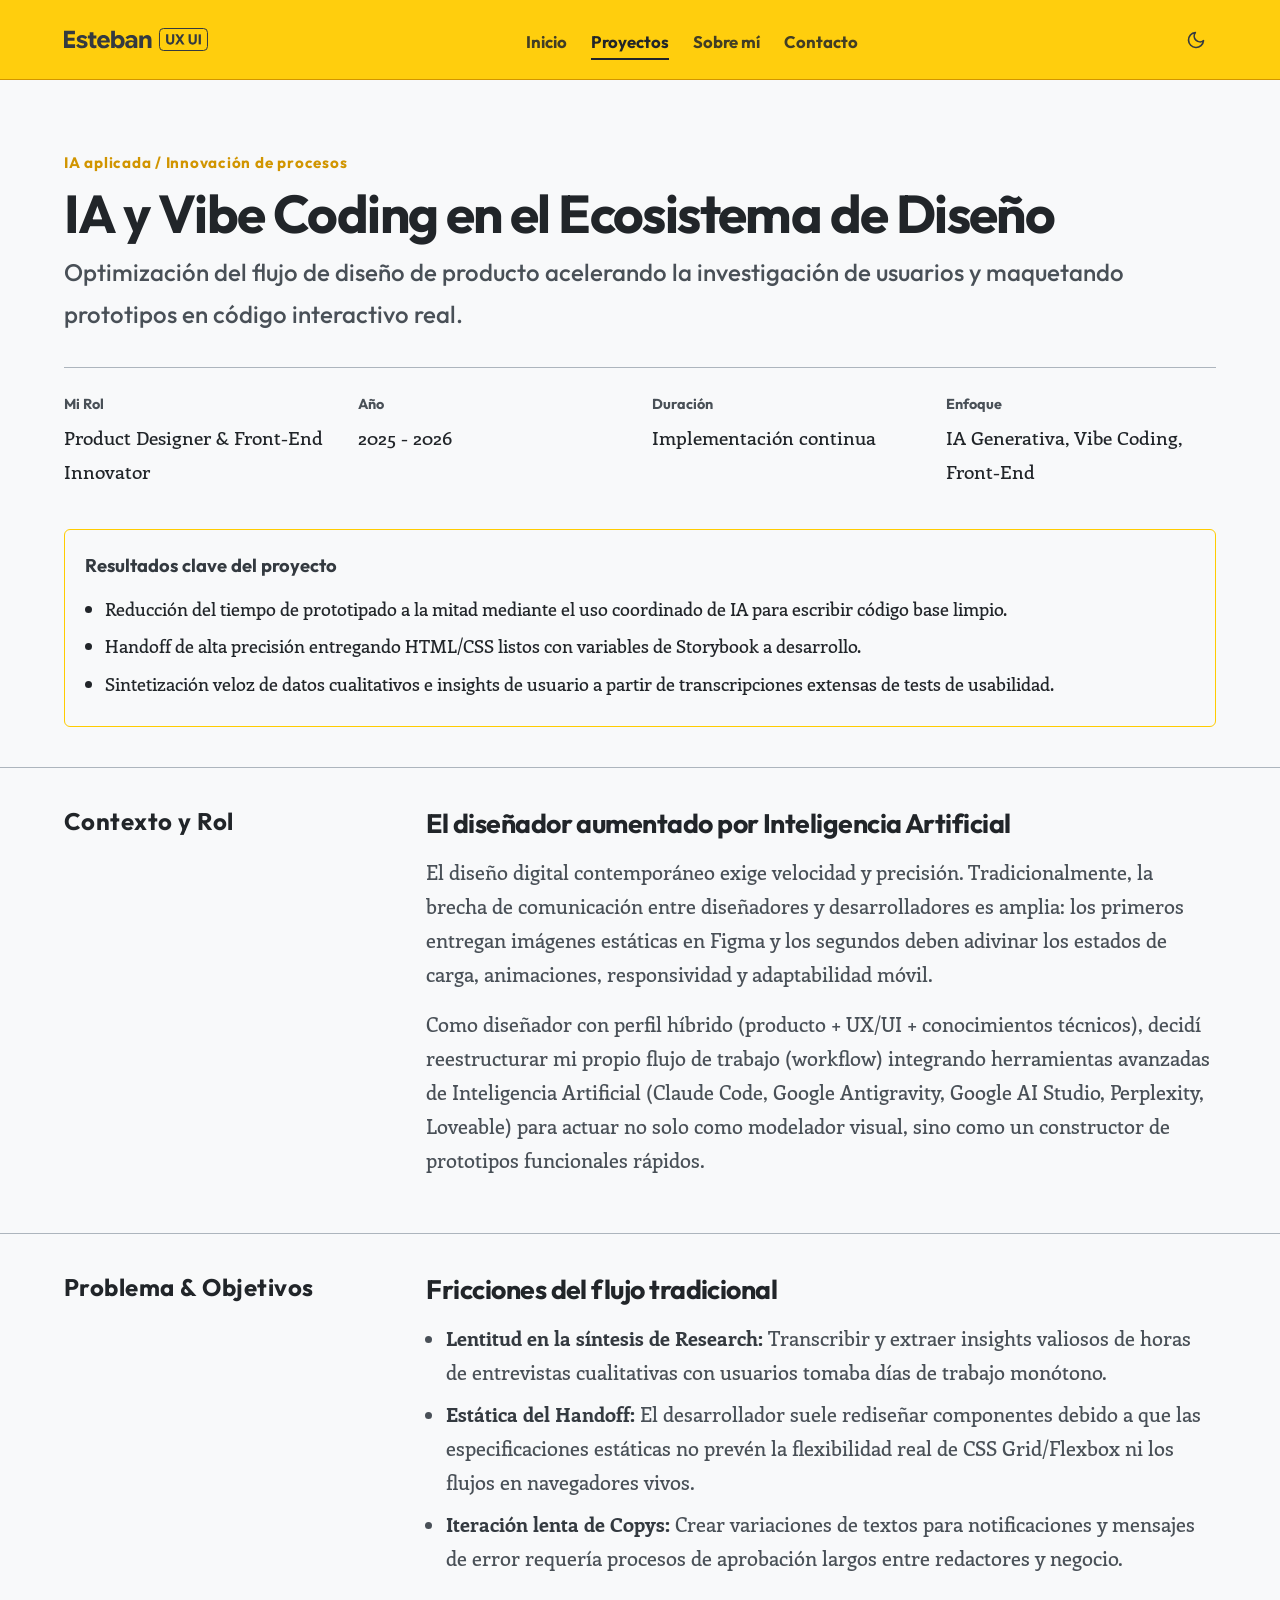
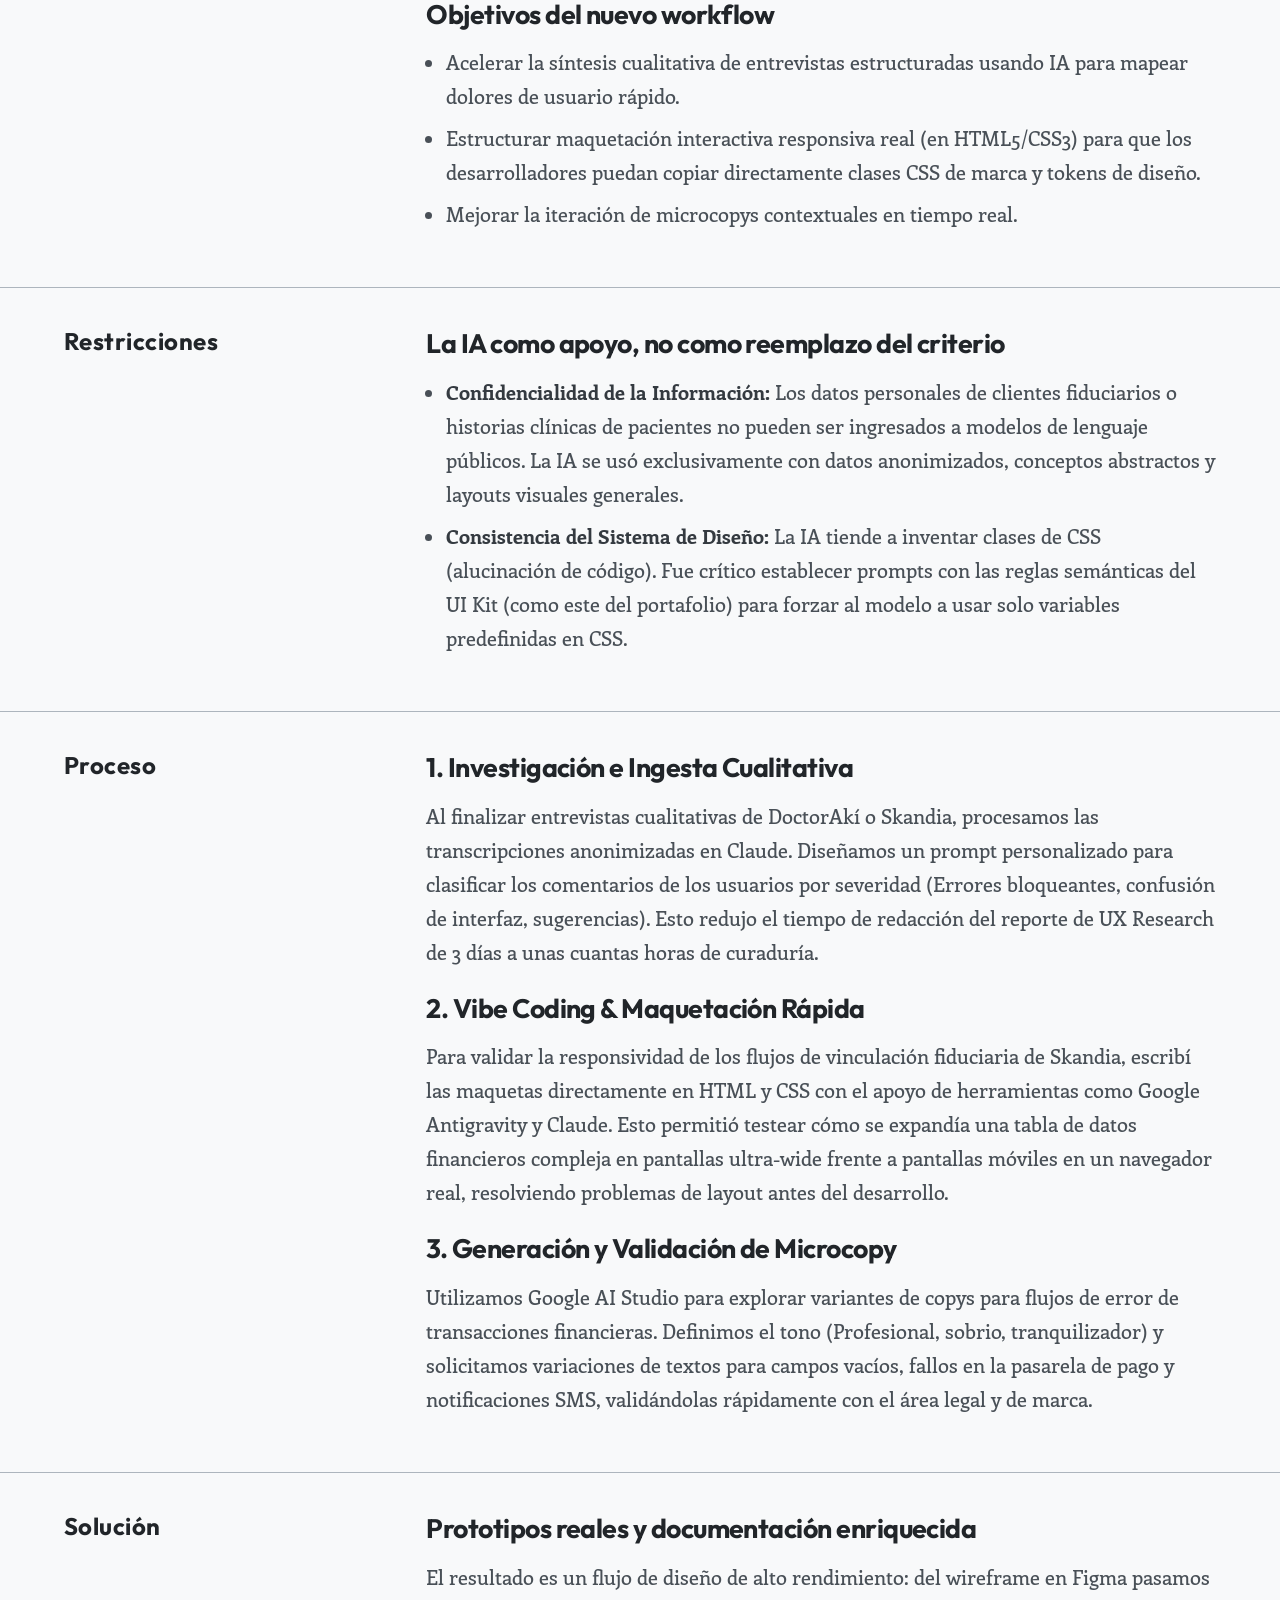
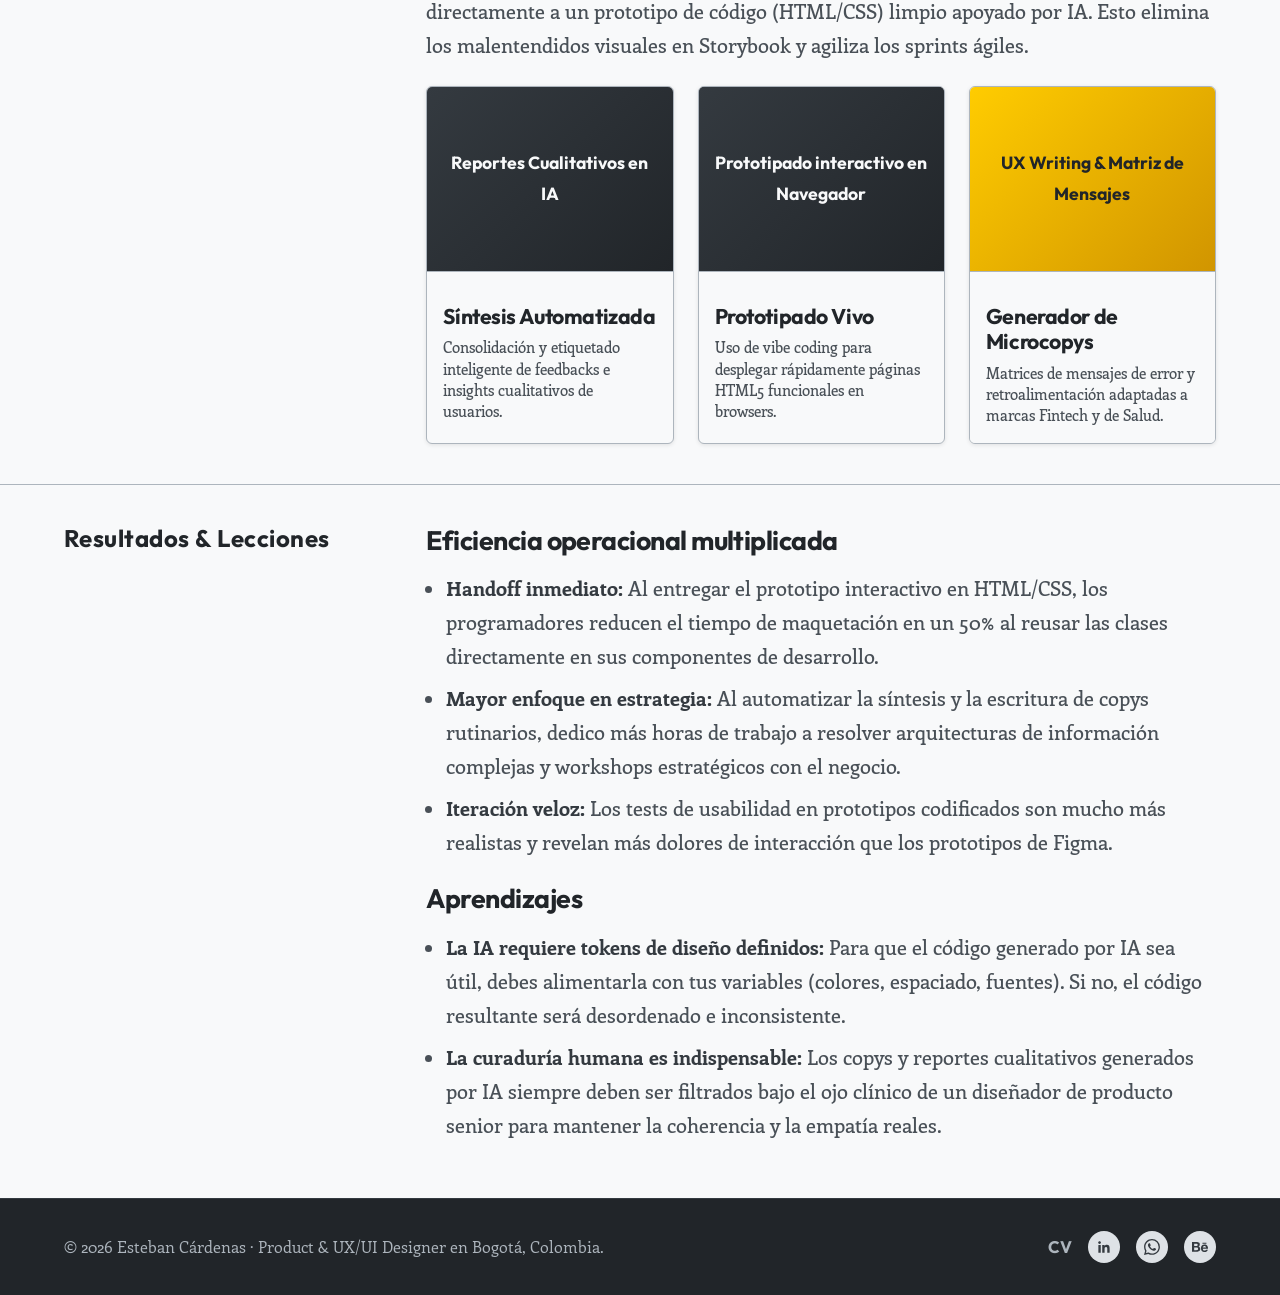
<file: projects/ia-procesos-diseno.html>
<!DOCTYPE html>
<html lang="es">
<head>
  <meta charset="UTF-8">
  <meta name="viewport" content="width=device-width, initial-scale=1.0">
  <title>Caso de Estudio: IA Aplicada al Diseño | Esteban Cárdenas</title>
  <meta name="description" content="Caso de estudio de Innovación y AI-Driven Design: Integración de herramientas de IA y vibe coding en el flujo de diseño de producto por Esteban Cárdenas.">
  <link rel="stylesheet" href="../css/styles.css">
  <link rel="icon" type="image/svg+xml" href="../favicon.svg">
  <script>
    // Immediately apply dark theme class if preferred to prevent flickering
    if (localStorage.getItem('theme') === 'dark') {
      document.documentElement.classList.add('dark-theme');
    }
  </script>
</head>
<body>

  <!-- Menu Overlay for Mobile -->
  <div class="menu-overlay"></div>

  <!-- Header Navigation -->
  <header class="main-header">
    <div class="nav-container">
      <a href="../index.html" class="logo-block" id="nav-logo" aria-label="Esteban Cárdenas - Inicio">
        <svg width="144" height="23" viewBox="0 0 144 23" fill="none" xmlns="http://www.w3.org/2000/svg" class="logo-svg">
          <path d="M0 19.8881V2.7041H10.944V6.2321H3.732V16.3601H11.064V19.8881H0ZM2.112 12.8561V9.7601H10.536V12.8561H2.112Z" fill="currentColor"/>
          <path d="M18.0529 20.2961C17.1729 20.2961 16.4049 20.2081 15.7489 20.0321C15.1009 19.8561 14.5169 19.6001 13.9969 19.2641C13.4849 18.9281 13.0569 18.5601 12.7129 18.1601C12.3769 17.7521 12.2089 17.5481 12.2089 17.5481L14.4529 15.7001C14.4529 15.7001 14.5729 15.8441 14.8129 16.1321C15.0609 16.4121 15.3489 16.6601 15.6769 16.8761C16.0049 17.0921 16.3729 17.2561 16.7809 17.3681C17.1889 17.4801 17.6609 17.5361 18.1969 17.5361C18.7889 17.5361 19.2529 17.4361 19.5889 17.2361C19.9249 17.0361 20.0929 16.7481 20.0929 16.3721C20.0929 16.0441 19.9369 15.7881 19.6249 15.6041C19.3209 15.4121 18.5449 15.1721 17.2969 14.8841C15.7129 14.5241 14.5649 14.0241 13.8529 13.3841C13.1489 12.7441 12.7969 11.9361 12.7969 10.9601C12.7969 9.7921 13.2849 8.8601 14.2609 8.1641C15.2449 7.4681 16.4849 7.1201 17.9809 7.1201C18.7329 7.1201 19.4129 7.1961 20.0209 7.3481C20.6369 7.4921 21.1769 7.7001 21.6409 7.9721C22.1129 8.2441 22.5129 8.5441 22.8409 8.8721C23.1689 9.1921 23.3329 9.3521 23.3329 9.3521L21.1969 11.2001C21.1969 11.2001 21.0889 11.1001 20.8729 10.9001C20.6649 10.6921 20.4049 10.5041 20.0929 10.3361C19.7809 10.1681 19.4409 10.0481 19.0729 9.9761C18.7129 9.8961 18.3489 9.8561 17.9809 9.8561C17.4609 9.8561 17.0409 9.9521 16.7209 10.1441C16.4089 10.3361 16.2529 10.5761 16.2529 10.8641C16.2529 11.1601 16.4009 11.4041 16.6969 11.5961C17.0009 11.7881 17.7849 12.0321 19.0489 12.3281C20.6329 12.6881 21.7849 13.1841 22.5049 13.8161C23.2249 14.4481 23.5849 15.2441 23.5849 16.2041C23.5849 17.4281 23.0809 18.4161 22.0729 19.1681C21.0649 19.9201 19.7249 20.2961 18.0529 20.2961Z" fill="currentColor"/>
          <path d="M29.9616 20.2961C28.6256 20.2961 27.5816 19.9481 26.8296 19.2521C26.0856 18.5481 25.7136 17.4921 25.7136 16.0841V4.1921H29.4576V15.5921C29.4576 16.1761 29.5816 16.6121 29.8296 16.9001C30.0776 17.1881 30.4416 17.3321 30.9216 17.3321C31.0816 17.3321 31.2416 17.3201 31.4016 17.2961C31.5696 17.2641 31.7776 17.2081 32.0256 17.1281C32.2816 17.0401 32.4096 16.9961 32.4096 16.9961V19.8881C32.4096 19.8881 32.2496 19.9321 31.9296 20.0201C31.6176 20.1161 31.3096 20.1841 31.0056 20.2241C30.7096 20.2721 30.3616 20.2961 29.9616 20.2961ZM23.8776 10.3841V7.5401H32.3856V10.3841H23.8776Z" fill="currentColor"/>
          <path d="M39.651 20.2961C37.691 20.2961 36.111 19.6801 34.911 18.4481C33.719 17.2081 33.123 15.6321 33.123 13.7201C33.123 11.8161 33.723 10.2401 34.923 8.9921C36.131 7.7441 37.687 7.1201 39.591 7.1201C41.391 7.1201 42.875 7.6841 44.043 8.8121C45.211 9.9401 45.795 11.3841 45.795 13.1441V14.4401H34.923V12.5561H42.339C42.283 11.8121 42.011 11.2081 41.523 10.7441C41.035 10.2721 40.391 10.0361 39.591 10.0361C38.711 10.0361 38.003 10.3521 37.467 10.9841C36.939 11.6081 36.675 12.4801 36.675 13.6001C36.675 14.8001 36.983 15.7481 37.599 16.4441C38.223 17.1401 39.043 17.4881 40.059 17.4881C40.523 17.4881 40.931 17.4241 41.283 17.2961C41.643 17.1681 41.963 17.0001 42.243 16.7921C42.531 16.5841 42.863 16.2441 43.239 15.7721L45.459 17.4521C44.883 18.2201 44.327 18.7921 43.791 19.1681C43.255 19.5361 42.667 19.8161 42.027 20.0081C41.387 20.2001 40.595 20.2961 39.651 20.2961Z" fill="currentColor"/>
          <path d="M54.8312 20.2961C53.9832 20.2961 53.2112 20.1201 52.5152 19.7681C51.8272 19.4161 51.2672 18.9441 50.8352 18.3521H49.9232L50.7632 17.4641V19.8881H47.1752V2.7041H50.9312V8.8961H51.0032C51.4192 8.3521 51.9672 7.9201 52.6472 7.6001C53.3352 7.2801 54.0792 7.1201 54.8792 7.1201C56.5432 7.1201 57.9152 7.7201 58.9952 8.9201C60.0752 10.1121 60.6152 11.6921 60.6152 13.6601C60.6152 15.6041 60.0712 17.1961 58.9832 18.4361C57.8952 19.6761 56.5112 20.2961 54.8312 20.2961ZM53.9072 17.1521C54.7792 17.1521 55.5032 16.8321 56.0792 16.1921C56.6632 15.5441 56.9552 14.7121 56.9552 13.6961C56.9552 12.6801 56.6632 11.8561 56.0792 11.2241C55.4952 10.5921 54.7712 10.2761 53.9072 10.2761C53.0432 10.2761 52.3152 10.5921 51.7232 11.2241C51.1392 11.8561 50.8472 12.6801 50.8472 13.6961C50.8472 14.7121 51.1392 15.5441 51.7232 16.1921C52.3072 16.8321 53.0352 17.1521 53.9072 17.1521Z" fill="currentColor"/>
          <path d="M65.6537 20.2961C64.3097 20.2961 63.2297 19.9321 62.4137 19.2041C61.6057 18.4681 61.2017 17.5081 61.2017 16.3241C61.2017 15.0441 61.6897 14.0361 62.6657 13.3001C63.6417 12.5641 64.9177 12.1961 66.4937 12.1961C67.1097 12.1961 67.6937 12.2561 68.2457 12.3761C68.8057 12.4961 69.2857 12.6521 69.6857 12.8441V12.1241C69.6857 11.4201 69.4457 10.8681 68.9657 10.4681C68.4857 10.0601 67.8297 9.8561 66.9977 9.8561C66.4937 9.8561 66.0657 9.9081 65.7137 10.0121C65.3617 10.0121 65.0217 10.2601 64.6937 10.4441C64.3657 10.6201 64.0777 10.8161 63.8297 11.0321C63.5897 11.2481 63.4697 11.3561 63.4697 11.3561L61.5977 9.3761C61.5977 9.3761 61.8137 9.2081 62.2457 8.8721C62.6777 8.5281 63.1457 8.2241 63.6497 7.9601C64.1617 7.6961 64.7297 7.4921 65.3537 7.3481C65.9857 7.1961 66.6697 7.1201 67.4057 7.1201C69.2777 7.1201 70.7257 7.5561 71.7497 8.4281C72.7817 9.3001 73.2977 10.5401 73.2977 12.1481V19.8881H69.6977V17.2841L70.5377 18.3641H69.6257C69.2657 18.9241 68.7337 19.3881 68.0297 19.7561C67.3337 20.1161 66.5417 20.2961 65.6537 20.2961ZM66.7937 17.8721C67.6417 17.8721 68.3337 17.5721 68.8697 16.9721C69.4137 16.3721 69.6857 15.5761 69.6857 14.5841V14.5721C69.3737 14.4041 69.0097 14.2681 68.5937 14.1641C68.1777 14.0601 67.7297 14.0081 67.2497 14.0081C66.4897 14.0081 65.8657 14.1761 65.3777 14.5121C64.8977 14.8401 64.6577 15.3441 64.6577 16.0241C64.6577 16.6081 64.8537 17.0641 65.2457 17.3921C65.6377 17.7121 66.1537 17.8721 66.7937 17.8721Z" fill="currentColor"/>
          <path d="M75.3133 19.8881V7.5401H78.9133V9.8201L78.5413 9.3281H78.9853C79.3853 8.6401 79.9613 8.1001 80.7133 7.7081C81.4653 7.3161 82.2413 7.1201 83.0413 7.1201C84.4093 7.1201 85.4893 7.5361 86.2813 8.3681C87.0813 9.2001 87.4813 10.3201 87.4813 11.7281V19.8881H83.7253V12.6041C83.7253 11.8281 83.5333 11.2361 83.1493 10.8281C82.7733 10.4121 82.2213 10.2041 81.4933 10.2041C80.7973 10.2041 80.2173 10.4681 79.7533 10.9961C79.2973 11.5241 79.0693 12.1761 79.0693 12.9521V19.8881H75.3133Z" fill="currentColor"/>
          <g transform="translate(4, 0)">
            <rect x="91.4812" y="0.5" width="48" height="22" rx="4" stroke="currentColor"/>
            <path d="M102.174 16.6347C100.876 16.6347 99.8682 16.2591 99.1495 15.5077C98.4309 14.7564 98.0715 13.7624 98.0715 12.5257V6.36572H100.291V12.5117C100.291 13.1744 100.452 13.6877 100.774 14.0517C101.1 14.4157 101.572 14.5977 102.188 14.5977C102.804 14.5977 103.275 14.4181 103.602 14.0587C103.928 13.6947 104.092 13.1791 104.092 12.5117V6.36572H106.269V12.5257C106.269 13.7811 105.898 14.7797 105.156 15.5217C104.418 16.2637 103.424 16.6347 102.174 16.6347Z" fill="currentColor"/>
            <path d="M114.103 16.3897L111.205 11.9517L111.009 11.9447L107.306 6.36572H109.791L112.437 10.5307L112.696 10.5377L116.602 16.3897H114.103ZM107.159 16.3897L110.981 10.5447H111.219L113.928 6.36572H116.287L112.598 11.9587H112.409L109.511 16.3897H107.159Z" fill="currentColor"/>
            <path d="M124.685 16.6347C123.388 16.6347 122.38 16.2591 121.661 15.5077C120.942 14.7564 120.583 13.7624 120.583 12.5257V6.36572H122.802V12.5117C122.802 13.1744 122.963 13.6877 123.285 14.0517C123.612 14.4157 124.083 14.5977 124.699 14.5977C125.315 14.5977 125.786 14.4181 126.113 14.0587C126.44 13.6947 126.603 13.1791 126.603 12.5117V6.36572H128.78V12.5257C128.78 13.7811 128.409 14.7797 127.667 15.5217C126.93 16.2637 125.936 16.6347 124.685 16.6347Z" fill="currentColor"/>
            <path d="M130.644 16.3897V6.36572H132.891V16.3897H130.644Z" fill="currentColor"/>
          </g>
        </svg>
      </a>
      
      <ul class="nav-links">
        <li class="nav-item"><a href="../index.html#inicio">Inicio</a></li>
        <li class="nav-item"><a href="../index.html#proyectos" class="active">Proyectos</a></li>
        <li class="nav-item"><a href="../index.html#sobre-mi">Sobre mí</a></li>
        <li class="nav-item"><a href="../index.html#contacto">Contacto</a></li>
      </ul>

      <div class="header-actions">
        <!-- Theme Toggle Button -->
        <button class="theme-toggle" id="theme-toggle-btn" aria-label="Cambiar modo de color">
          <!-- Moon Icon (Visible in light mode) -->
          <svg class="moon-icon" xmlns="http://www.w3.org/2000/svg" width="20" height="20" viewBox="0 0 24 24" fill="none" stroke="currentColor" stroke-width="2" stroke-linecap="round" stroke-linejoin="round">
            <path d="M21 12.79A9 9 0 1 1 11.21 3 7 7 0 0 0 21 12.79z"></path>
          </svg>
          <!-- Sun Icon (Visible in dark mode) -->
          <svg class="sun-icon" xmlns="http://www.w3.org/2000/svg" width="20" height="20" viewBox="0 0 24 24" fill="none" stroke="currentColor" stroke-width="2" stroke-linecap="round" stroke-linejoin="round">
            <circle cx="12" cy="12" r="5"></circle>
            <line x1="12" y1="1" x2="12" y2="3"></line>
            <line x1="12" y1="21" x2="12" y2="23"></line>
            <line x1="4.22" y1="4.22" x2="5.64" y2="5.64"></line>
            <line x1="18.36" y1="18.36" x2="19.78" y2="19.78"></line>
            <line x1="1" y1="12" x2="3" y2="12"></line>
            <line x1="21" y1="12" x2="23" y2="12"></line>
            <line x1="4.22" y1="19.78" x2="5.64" y2="18.36"></line>
            <line x1="18.36" y1="5.64" x2="19.78" y2="4.22"></line>
          </svg>
        </button>
      </div>

      <button class="mobile-toggle" aria-label="Abrir menú de navegación">
        <span></span>
        <span></span>
        <span></span>
      </button>
    </div>
  </header>

  <!-- Mobile Drawer -->
  <nav class="mobile-nav">
    <ul class="mobile-nav-links">
      <li><a href="../index.html#inicio">Inicio</a></li>
      <li><a href="../index.html#proyectos">Proyectos</a></li>
      <li><a href="../index.html#sobre-mi">Sobre mí</a></li>
      <li><a href="../index.html#contacto">Contacto</a></li>
    </ul>
    <div class="mobile-nav-cta">
      <a href="../assets/cv-esteban-cardenas.pdf" download target="_blank" rel="noopener" class="btn btn-fill" style="width: 100%;" id="mobile-cv-btn">
        Descargar CV
      </a>
    </div>
  </nav>

  <!-- Project Hero -->
  <section class="project-detail-hero">
    <div class="container">
      <span class="section-label">IA aplicada / Innovación de procesos</span>
      <h1 class="project-detail-title">IA y Vibe Coding en el Ecosistema de Diseño</h1>
      <p class="project-detail-subtitle">Optimización del flujo de diseño de producto acelerando la investigación de usuarios y maquetando prototipos en código interactivo real.</p>
      
      <div class="project-overview-grid">
        <div class="overview-item">
          <span class="overview-label">Mi Rol</span>
          <span class="overview-val">Product Designer & Front-End Innovator</span>
        </div>
        <div class="overview-item">
          <span class="overview-label">Año</span>
          <span class="overview-val">2025 - 2026</span>
        </div>
        <div class="overview-item">
          <span class="overview-label">Duración</span>
          <span class="overview-val">Implementación continua</span>
        </div>
        <div class="overview-item">
          <span class="overview-label">Enfoque</span>
          <span class="overview-val">IA Generativa, Vibe Coding, Front-End</span>
        </div>
        
        <div class="overview-results-card">
          <span class="overview-results-title">
            <strong>Resultados clave del proyecto</strong>
          </span>
          <ul class="overview-results-list">
            <li>Reducción del tiempo de prototipado a la mitad mediante el uso coordinado de IA para escribir código base limpio.</li>
            <li>Handoff de alta precisión entregando HTML/CSS listos con variables de Storybook a desarrollo.</li>
            <li>Sintetización veloz de datos cualitativos e insights de usuario a partir de transcripciones extensas de tests de usabilidad.</li>
          </ul>
        </div>
      </div>
    </div>
  </section>

  <!-- Contexto y Rol -->
  <section class="case-body-section fade-in-section">
    <div class="container">
      <div class="case-grid-content">
        <div class="case-section-sidebar">
          <h2>Contexto y Rol</h2>
        </div>
        <div class="case-section-main">
          <h3>El diseñador aumentado por Inteligencia Artificial</h3>
          <p>
            El diseño digital contemporáneo exige velocidad y precisión. Tradicionalmente, la brecha de comunicación entre diseñadores y desarrolladores es amplia: los primeros entregan imágenes estáticas en Figma y los segundos deben adivinar los estados de carga, animaciones, responsividad y adaptabilidad móvil.
          </p>
          <p>
            Como diseñador con perfil híbrido (producto + UX/UI + conocimientos técnicos), decidí reestructurar mi propio flujo de trabajo (workflow) integrando herramientas avanzadas de Inteligencia Artificial (Claude Code, Google Antigravity, Google AI Studio, Perplexity, Loveable) para actuar no solo como modelador visual, sino como un constructor de prototipos funcionales rápidos.
          </p>
        </div>
      </div>
    </div>
  </section>

  <!-- Problema y Objetivos -->
  <section class="case-body-section fade-in-section">
    <div class="container">
      <div class="case-grid-content">
        <div class="case-section-sidebar">
          <h2>Problema & Objetivos</h2>
        </div>
        <div class="case-section-main">
          <h3>Fricciones del flujo tradicional</h3>
          <ul>
            <li><strong>Lentitud en la síntesis de Research:</strong> Transcribir y extraer insights valiosos de horas de entrevistas cualitativas con usuarios tomaba días de trabajo monótono.</li>
            <li><strong>Estática del Handoff:</strong> El desarrollador suele rediseñar componentes debido a que las especificaciones estáticas no prevén la flexibilidad real de CSS Grid/Flexbox ni los flujos en navegadores vivos.</li>
            <li><strong>Iteración lenta de Copys:</strong> Crear variaciones de textos para notificaciones y mensajes de error requería procesos de aprobación largos entre redactores y negocio.</li>
          </ul>
          <h3 style="margin-top: var(--space-6);">Objetivos del nuevo workflow</h3>
          <ul>
            <li>Acelerar la síntesis cualitativa de entrevistas estructuradas usando IA para mapear dolores de usuario rápido.</li>
            <li>Estructurar maquetación interactiva responsiva real (en HTML5/CSS3) para que los desarrolladores puedan copiar directamente clases CSS de marca y tokens de diseño.</li>
            <li>Mejorar la iteración de microcopys contextuales en tiempo real.</li>
          </ul>
        </div>
      </div>
    </div>
  </section>

  <!-- Restricciones -->
  <section class="case-body-section fade-in-section">
    <div class="container">
      <div class="case-grid-content">
        <div class="case-section-sidebar">
          <h2>Restricciones</h2>
        </div>
        <div class="case-section-main">
          <h3>La IA como apoyo, no como reemplazo del criterio</h3>
          <ul>
            <li><strong>Confidencialidad de la Información:</strong> Los datos personales de clientes fiduciarios o historias clínicas de pacientes no pueden ser ingresados a modelos de lenguaje públicos. La IA se usó exclusivamente con datos anonimizados, conceptos abstractos y layouts visuales generales.</li>
            <li><strong>Consistencia del Sistema de Diseño:</strong> La IA tiende a inventar clases de CSS (alucinación de código). Fue crítico establecer prompts con las reglas semánticas del UI Kit (como este del portafolio) para forzar al modelo a usar solo variables predefinidas en CSS.</li>
          </ul>
        </div>
      </div>
    </div>
  </section>

  <!-- Proceso -->
  <section class="case-body-section fade-in-section">
    <div class="container">
      <div class="case-grid-content">
        <div class="case-section-sidebar">
          <h2>Proceso</h2>
        </div>
        <div class="case-section-main">
          <h3>1. Investigación e Ingesta Cualitativa</h3>
          <p>
            Al finalizar entrevistas cualitativas de DoctorAkí o Skandia, procesamos las transcripciones anonimizadas en Claude. Diseñamos un prompt personalizado para clasificar los comentarios de los usuarios por severidad (Errores bloqueantes, confusión de interfaz, sugerencias). Esto redujo el tiempo de redacción del reporte de UX Research de 3 días a unas cuantas horas de curaduría.
          </p>
          
          <h3 style="margin-top: var(--space-6);">2. Vibe Coding & Maquetación Rápida</h3>
          <p>
            Para validar la responsividad de los flujos de vinculación fiduciaria de Skandia, escribí las maquetas directamente en HTML y CSS con el apoyo de herramientas como Google Antigravity y Claude. Esto permitió testear cómo se expandía una tabla de datos financieros compleja en pantallas ultra-wide frente a pantallas móviles en un navegador real, resolviendo problemas de layout antes del desarrollo.
          </p>

          <h3 style="margin-top: var(--space-6);">3. Generación y Validación de Microcopy</h3>
          <p>
            Utilizamos Google AI Studio para explorar variantes de copys para flujos de error de transacciones financieras. Definimos el tono (Profesional, sobrio, tranquilizador) y solicitamos variaciones de textos para campos vacíos, fallos en la pasarela de pago y notificaciones SMS, validándolas rápidamente con el área legal y de marca.
          </p>
        </div>
      </div>
    </div>
  </section>

  <!-- Solución -->
  <section class="case-body-section fade-in-section">
    <div class="container">
      <div class="case-grid-content">
        <div class="case-section-sidebar">
          <h2>Solución</h2>
        </div>
        <div class="case-section-main">
          <h3>Prototipos reales y documentación enriquecida</h3>
          <p>
            El resultado es un flujo de diseño de alto rendimiento: del wireframe en Figma pasamos directamente a un prototipo de código (HTML/CSS) limpio apoyado por IA. Esto elimina los malentendidos visuales en Storybook y agiliza los sprints ágiles.
          </p>
          
          <div class="mockup-gallery">
            <!-- Mockup 1 -->
            <div class="gallery-item">
              <div class="gallery-placeholder">
                Reportes Cualitativos en IA
              </div>
              <div class="gallery-caption">
                <h4>Síntesis Automatizada</h4>
                <p>Consolidación y etiquetado inteligente de feedbacks e insights cualitativos de usuarios.</p>
              </div>
            </div>
            
            <!-- Mockup 2 -->
            <div class="gallery-item">
              <div class="gallery-placeholder" style="background-color: var(--fill-grey-dark);">
                Prototipado interactivo en Navegador
              </div>
              <div class="gallery-caption">
                <h4>Prototipado Vivo</h4>
                <p>Uso de vibe coding para desplegar rápidamente páginas HTML5 funcionales en browsers.</p>
              </div>
            </div>
            
            <!-- Mockup 3 -->
            <div class="gallery-item">
              <div class="gallery-placeholder" style="background-image: linear-gradient(135deg, var(--fill-yellow) 0%, var(--fill-yellow-dark) 100%); color: var(--text-black);">
                UX Writing & Matriz de Mensajes
              </div>
              <div class="gallery-caption">
                <h4>Generador de Microcopys</h4>
                <p>Matrices de mensajes de error y retroalimentación adaptadas a marcas Fintech y de Salud.</p>
              </div>
            </div>
          </div>
        </div>
      </div>
    </div>
  </section>

  <!-- Resultados y Aprendizajes -->
  <section class="case-body-section fade-in-section">
    <div class="container">
      <div class="case-grid-content">
        <div class="case-section-sidebar">
          <h2>Resultados & Lecciones</h2>
        </div>
        <div class="case-section-main">
          <h3>Eficiencia operacional multiplicada</h3>
          <ul>
            <li><strong>Handoff inmediato:</strong> Al entregar el prototipo interactivo en HTML/CSS, los programadores reducen el tiempo de maquetación en un 50% al reusar las clases directamente en sus componentes de desarrollo.</li>
            <li><strong>Mayor enfoque en estrategia:</strong> Al automatizar la síntesis y la escritura de copys rutinarios, dedico más horas de trabajo a resolver arquitecturas de información complejas y workshops estratégicos con el negocio.</li>
            <li><strong>Iteración veloz:</strong> Los tests de usabilidad en prototipos codificados son mucho más realistas y revelan más dolores de interacción que los prototipos de Figma.</li>
          </ul>
          
          <h3 style="margin-top: var(--space-6);">Aprendizajes</h3>
          <ul>
            <li><strong>La IA requiere tokens de diseño definidos:</strong> Para que el código generado por IA sea útil, debes alimentarla con tus variables (colores, espaciado, fuentes). Si no, el código resultante será desordenado e inconsistente.</li>
            <li><strong>La curaduría humana es indispensable:</strong> Los copys y reportes cualitativos generados por IA siempre deben ser filtrados bajo el ojo clínico de un diseñador de producto senior para mantener la coherencia y la empatía reales.</li>
          </ul>
        </div>
      </div>
    </div>
  </section>


  <!-- Footer -->
  <footer class="main-footer">
    <div class="container">
      <div class="footer-content">
        <div class="footer-text">
          <p>© 2026 Esteban Cárdenas · Product & UX/UI Designer en Bogotá, Colombia.</p>
        </div>
        <div class="footer-links">
          <a href="../assets/cv-esteban-cardenas.pdf" download target="_blank" rel="noopener" id="footer-cv">CV</a>
          <a href="https://www.linkedin.com/in/esteban-ux-ui/" target="_blank" rel="noopener" class="social-circle-link linkedin" id="footer-li" aria-label="Linkedin">
            <svg viewBox="0 0 24 24" xmlns="http://www.w3.org/2000/svg" fill="currentColor">
              <path d="M20.447 20.452h-3.554v-5.569c0-1.328-.027-3.037-1.852-3.037-1.853 0-2.136 1.445-2.136 2.939v5.667H9.351V9h3.414v1.561h.046c.477-.9 1.637-1.85 3.37-1.85 3.601 0 4.267 2.37 4.267 5.455v6.286zM5.337 7.433c-1.144 0-2.063-.926-2.063-2.065 0-1.138.92-2.063 2.063-2.063 1.14 0 2.063.925 2.063 2.063 0 1.139-.92 2.065-2.063 2.065zm1.782 13.019H3.555V9h3.564v11.452z"/>
            </svg>
          </a>
          <a href="https://wa.me/573168772394" target="_blank" rel="noopener" class="social-circle-link whatsapp" id="footer-wa" aria-label="Whatsapp">
            <svg viewBox="0 0 16 16" xmlns="http://www.w3.org/2000/svg" fill="currentColor">
              <path d="M13.601 2.326A7.85 7.85 0 0 0 7.994 0C3.627 0 .068 3.558.064 7.926c0 1.399.366 2.76 1.057 3.965L0 16l4.204-1.102a7.9 7.9 0 0 0 3.79.965h.004c4.368 0 7.926-3.558 7.93-7.93A7.9 7.9 0 0 0 13.6 2.326zM7.994 14.521a6.6 6.6 0 0 1-3.356-.92l-.24-.144-2.494.654.666-2.433-.156-.251a6.56 6.56 0 0 1-1.007-3.505c0-3.626 2.957-6.584 6.591-6.584a6.56 6.56 0 0 1 4.66 1.931 6.56 6.56 0 0 1 1.928 4.66c-.004 3.639-2.961 6.592-6.592 6.592m3.615-4.934c-.197-.099-1.17-.578-1.353-.646-.182-.065-.315-.099-.445.099-.133.197-.513.646-.627.775-.114.133-.232.148-.43.05-.197-.1-.836-.308-1.592-.985-.59-.525-.985-1.175-1.103-1.372-.114-.198-.011-.304.088-.403.087-.088.197-.232.296-.346.1-.114.133-.198.198-.33.065-.134.034-.248-.015-.347-.05-.099-.445-1.076-.612-1.47-.16-.389-.323-.335-.445-.34-.114-.007-.247-.007-.38-.007a.73.73 0 0 0-.529.247c-.182.198-.691.677-.691 1.654s.71 1.916.81 2.049c.098.133 1.394 2.132 3.383 2.992.47.205.84.326 1.129.418.475.152.904.129 1.246.08.38-.058 1.171-.48 1.338-.943.164-.464.164-.86.114-.943-.049-.084-.182-.133-.38-.232"/>
            </svg>
          </a>
          <a href="https://behance.net/esteban_ui" target="_blank" rel="noopener" class="social-circle-link behance" id="footer-be" aria-label="Behance">
            <svg viewBox="0 0 16 16" xmlns="http://www.w3.org/2000/svg" fill="currentColor">
              <path d="M4.654 3c.461 0 .887.035 1.278.14.39.07.711.216.996.391s.497.426.641.747c.14.32.216.711.216 1.137 0 .496-.106.922-.356 1.242-.215.32-.566.606-.997.817.606.176 1.067.496 1.348.922s.461.957.461 1.563c0 .496-.105.922-.285 1.278a2.3 2.3 0 0 1-.782.887c-.32.215-.711.39-1.137.496a5.3 5.3 0 0 1-1.278.176L0 12.803V3zm-.285 3.978c.39 0 .71-.105.957-.285.246-.18.355-.497.355-.887 0-.216-.035-.426-.105-.567a1 1 0 0 0-.32-.355 1.8 1.8 0 0 0-.461-.176c-.176-.035-.356-.035-.567-.035H2.17v2.31c0-.005 2.2-.005 2.2-.005zm.105 4.193c.215 0 .426-.035.606-.07.176-.035.356-.106.496-.216s.25-.215.356-.39c.07-.176.14-.391.14-.641 0-.496-.14-.852-.426-1.102-.285-.215-.676-.32-1.137-.32H2.17v2.734h2.305zm6.858-.035q.428.427 1.278.426c.39 0 .746-.106 1.032-.286q.426-.32.53-.64h1.74c-.286.851-.712 1.457-1.278 1.848-.566.355-1.243.566-2.06.566a4.1 4.1 0 0 1-1.527-.285 2.8 2.8 0 0 1-1.137-.782 2.85 2.85 0 0 1-.712-1.172c-.175-.461-.25-.957-.25-1.528 0-.531.07-1.032.25-1.493.18-.46.426-.852.747-1.207.32-.32.711-.606 1.137-.782a4 4 0 0 1 1.493-.285c.606 0 1.137.105 1.598.355.46.25.817.532 1.102.958.285.39.496.851.641 1.348.07.496.105.996.07 1.563h-5.15c0 .58.21 1.11.496 1.396m2.24-3.732c-.25-.25-.642-.391-1.103-.391-.32 0-.566.07-.781.176s-.356.25-.496.39a.96.96 0 0 0-.25.497c-.036.175-.07.32-.07.46h3.196c-.07-.526-.25-.882-.497-1.132zm-3.127-3.728h3.978v.957h-3.978z"/>
            </svg>
          </a>
        </div>
      </div>
    </div>
  </footer>

  <script src="../js/main.js"></script>
</body>
</html>
</file>
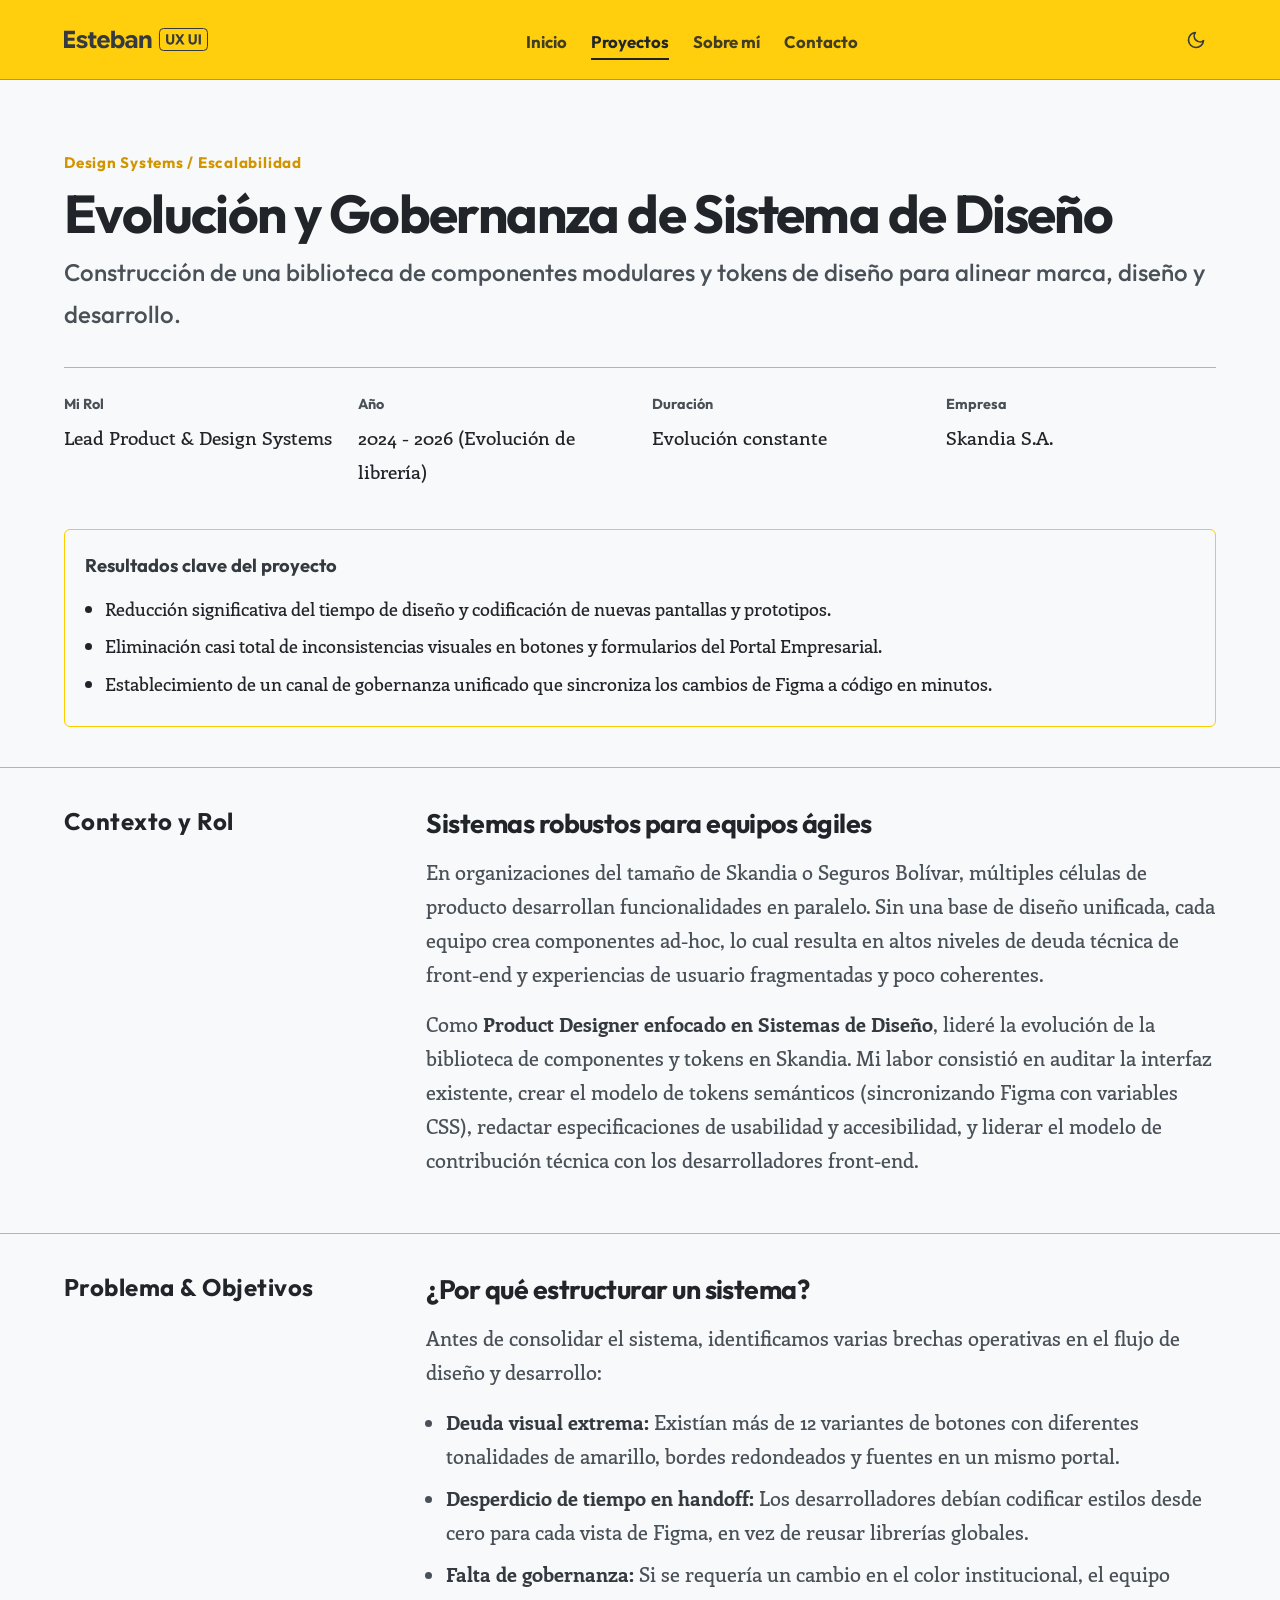
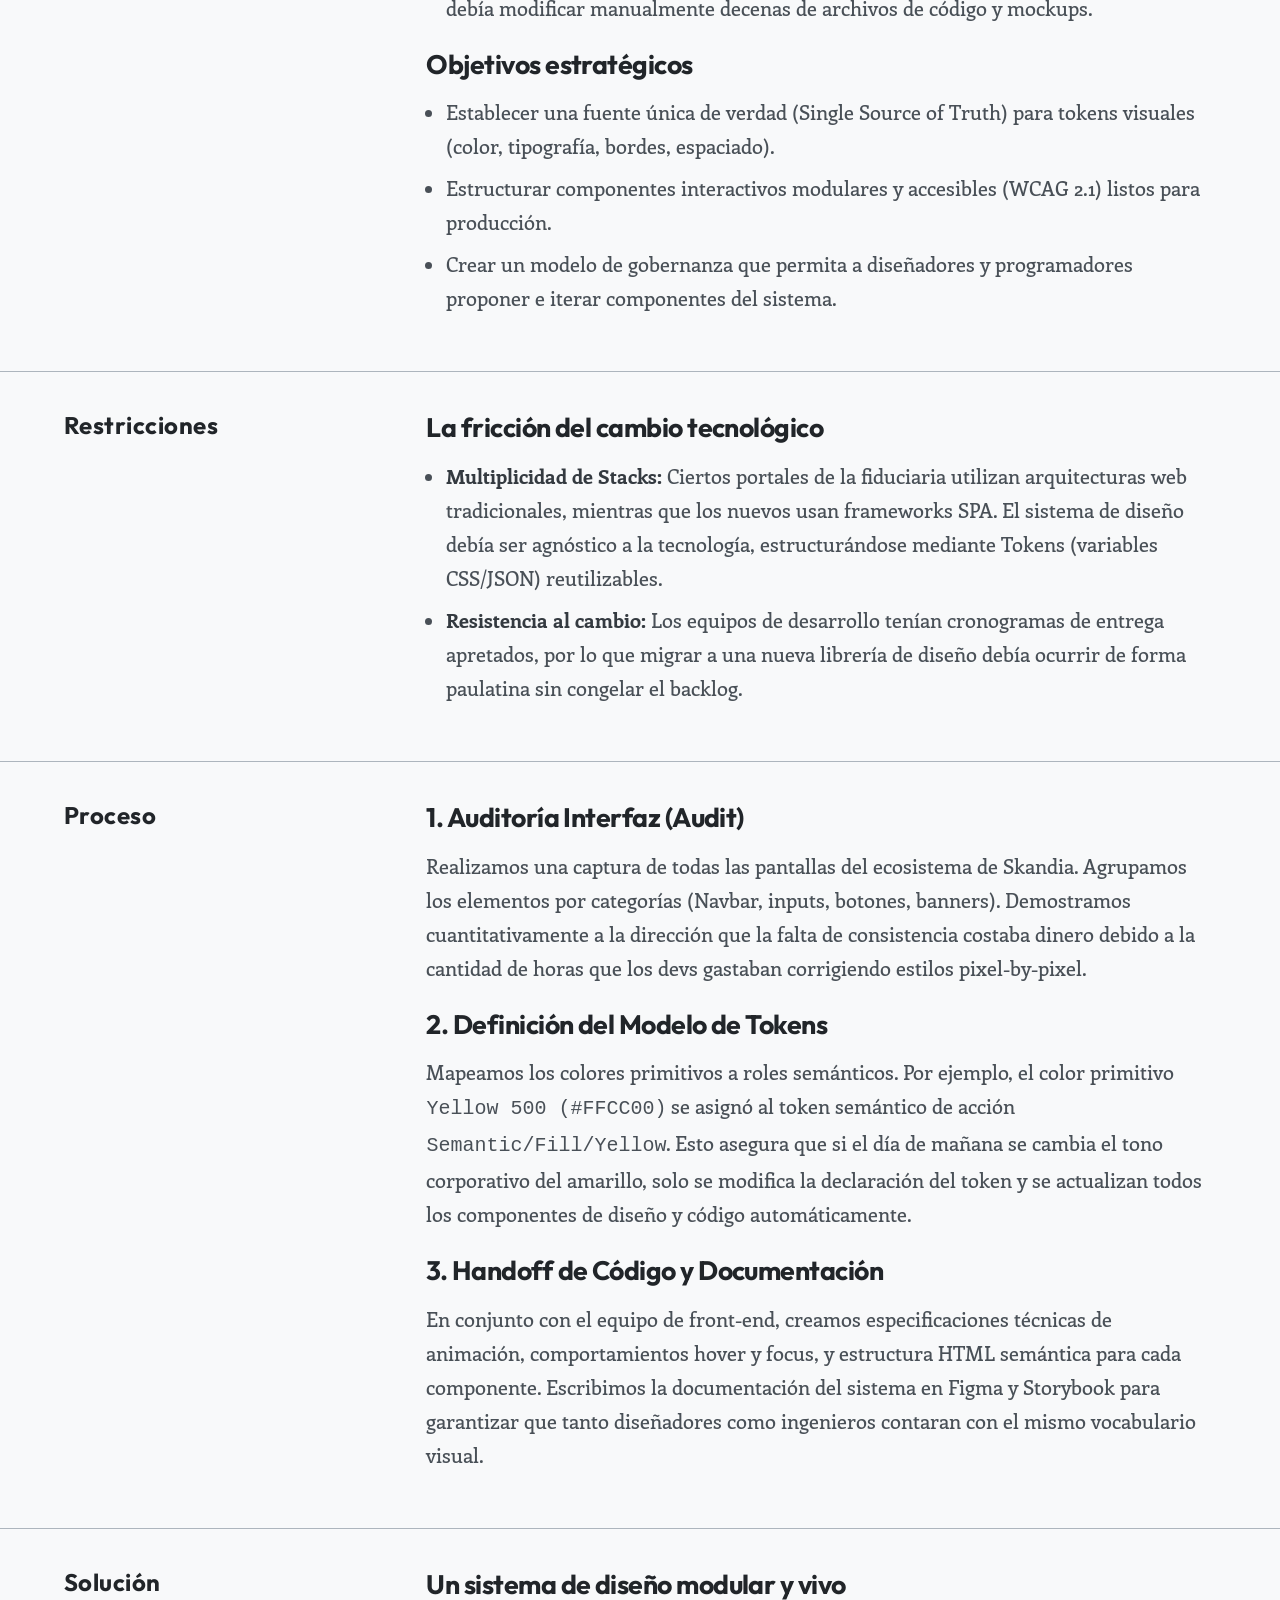
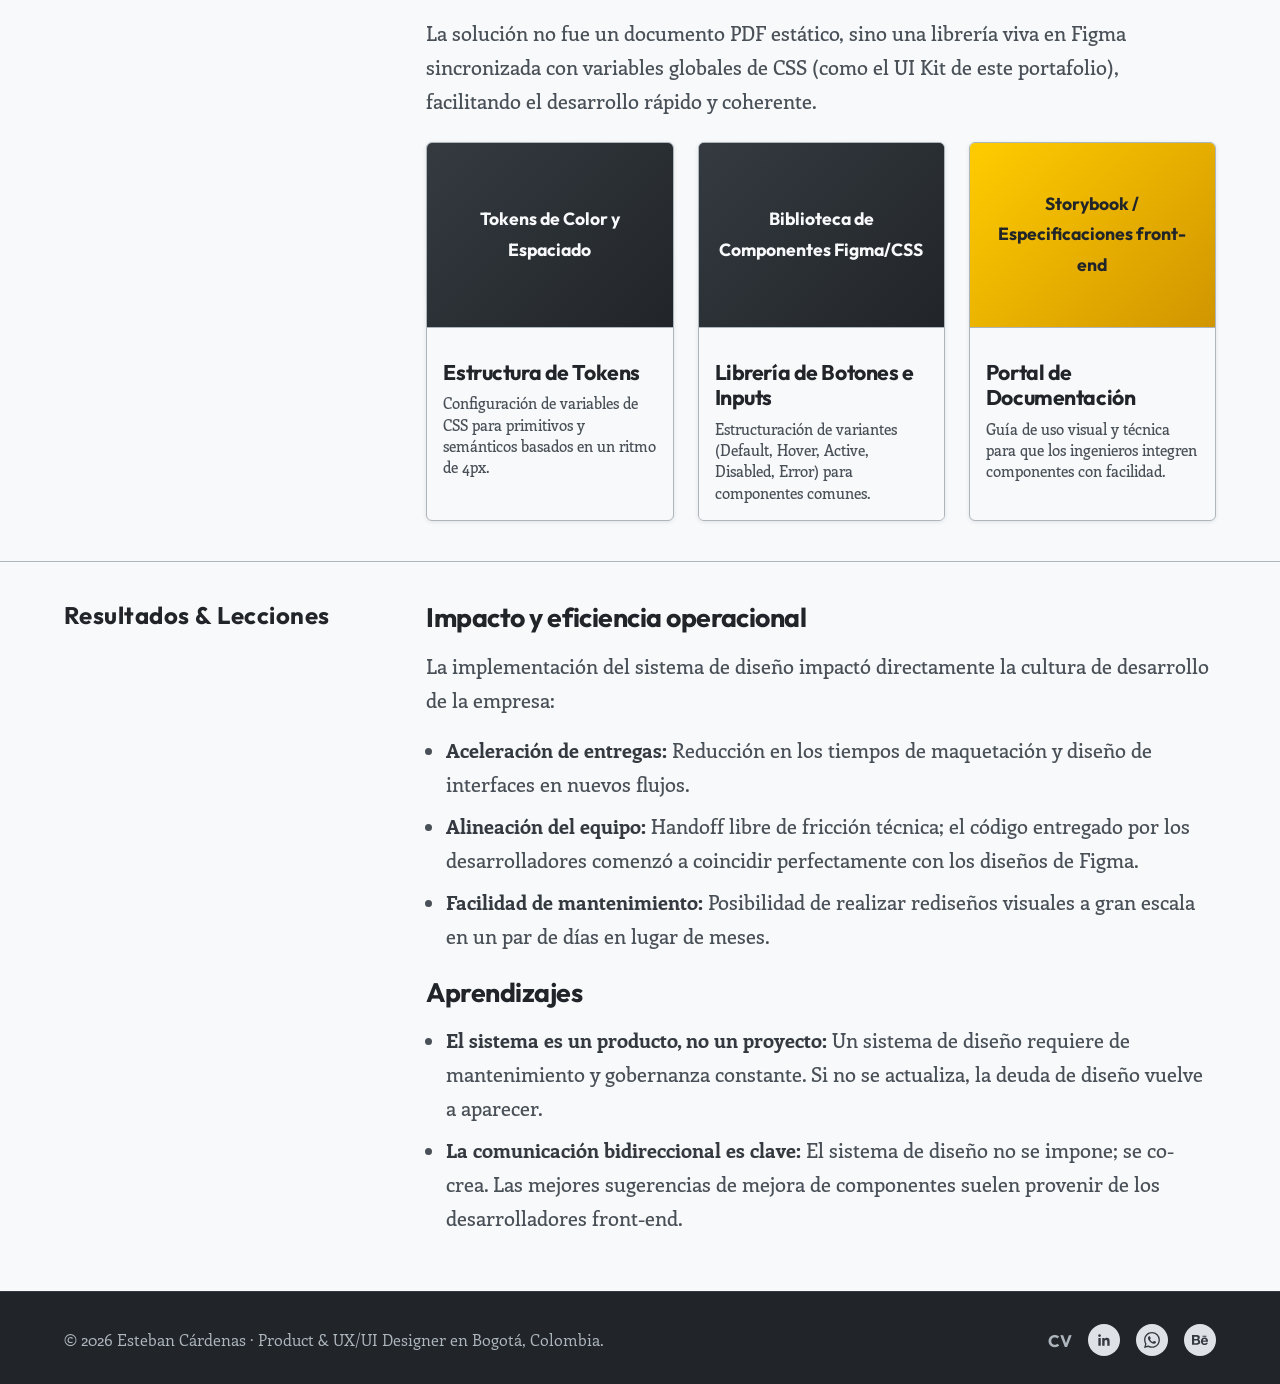
<file: projects/skandia-design-system.html>
<!DOCTYPE html>
<html lang="es">
<head>
  <meta charset="UTF-8">
  <meta name="viewport" content="width=device-width, initial-scale=1.0">
  <title>Caso de Estudio: Sistema de Diseño | Esteban Cárdenas</title>
  <meta name="description" content="Caso de estudio de Design Systems y Gobernanza en Skandia: Consistencia visual y eficiencia front-end por Esteban Cárdenas.">
  <link rel="stylesheet" href="../css/styles.css">
  <link rel="icon" type="image/svg+xml" href="../favicon.svg">
  <script>
    // Immediately apply dark theme class if preferred to prevent flickering
    if (localStorage.getItem('theme') === 'dark') {
      document.documentElement.classList.add('dark-theme');
    }
  </script>
</head>
<body>

  <!-- Menu Overlay for Mobile -->
  <div class="menu-overlay"></div>

  <!-- Header Navigation -->
  <header class="main-header">
    <div class="nav-container">
      <a href="../index.html" class="logo-block" id="nav-logo" aria-label="Esteban Cárdenas - Inicio">
        <svg width="144" height="23" viewBox="0 0 144 23" fill="none" xmlns="http://www.w3.org/2000/svg" class="logo-svg">
          <path d="M0 19.8881V2.7041H10.944V6.2321H3.732V16.3601H11.064V19.8881H0ZM2.112 12.8561V9.7601H10.536V12.8561H2.112Z" fill="currentColor"/>
          <path d="M18.0529 20.2961C17.1729 20.2961 16.4049 20.2081 15.7489 20.0321C15.1009 19.8561 14.5169 19.6001 13.9969 19.2641C13.4849 18.9281 13.0569 18.5601 12.7129 18.1601C12.3769 17.7521 12.2089 17.5481 12.2089 17.5481L14.4529 15.7001C14.4529 15.7001 14.5729 15.8441 14.8129 16.1321C15.0609 16.4121 15.3489 16.6601 15.6769 16.8761C16.0049 17.0921 16.3729 17.2561 16.7809 17.3681C17.1889 17.4801 17.6609 17.5361 18.1969 17.5361C18.7889 17.5361 19.2529 17.4361 19.5889 17.2361C19.9249 17.0361 20.0929 16.7481 20.0929 16.3721C20.0929 16.0441 19.9369 15.7881 19.6249 15.6041C19.3209 15.4121 18.5449 15.1721 17.2969 14.8841C15.7129 14.5241 14.5649 14.0241 13.8529 13.3841C13.1489 12.7441 12.7969 11.9361 12.7969 10.9601C12.7969 9.7921 13.2849 8.8601 14.2609 8.1641C15.2449 7.4681 16.4849 7.1201 17.9809 7.1201C18.7329 7.1201 19.4129 7.1961 20.0209 7.3481C20.6369 7.4921 21.1769 7.7001 21.6409 7.9721C22.1129 8.2441 22.5129 8.5441 22.8409 8.8721C23.1689 9.1921 23.3329 9.3521 23.3329 9.3521L21.1969 11.2001C21.1969 11.2001 21.0889 11.1001 20.8729 10.9001C20.6649 10.6921 20.4049 10.5041 20.0929 10.3361C19.7809 10.1681 19.4409 10.0481 19.0729 9.9761C18.7129 9.8961 18.3489 9.8561 17.9809 9.8561C17.4609 9.8561 17.0409 9.9521 16.7209 10.1441C16.4089 10.3361 16.2529 10.5761 16.2529 10.8641C16.2529 11.1601 16.4009 11.4041 16.6969 11.5961C17.0009 11.7881 17.7849 12.0321 19.0489 12.3281C20.6329 12.6881 21.7849 13.1841 22.5049 13.8161C23.2249 14.4481 23.5849 15.2441 23.5849 16.2041C23.5849 17.4281 23.0809 18.4161 22.0729 19.1681C21.0649 19.9201 19.7249 20.2961 18.0529 20.2961Z" fill="currentColor"/>
          <path d="M29.9616 20.2961C28.6256 20.2961 27.5816 19.9481 26.8296 19.2521C26.0856 18.5481 25.7136 17.4921 25.7136 16.0841V4.1921H29.4576V15.5921C29.4576 16.1761 29.5816 16.6121 29.8296 16.9001C30.0776 17.1881 30.4416 17.3321 30.9216 17.3321C31.0816 17.3321 31.2416 17.3201 31.4016 17.2961C31.5696 17.2641 31.7776 17.2081 32.0256 17.1281C32.2816 17.0401 32.4096 16.9961 32.4096 16.9961V19.8881C32.4096 19.8881 32.2496 19.9321 31.9296 20.0201C31.6176 20.1161 31.3096 20.1841 31.0056 20.2241C30.7096 20.2721 30.3616 20.2961 29.9616 20.2961ZM23.8776 10.3841V7.5401H32.3856V10.3841H23.8776Z" fill="currentColor"/>
          <path d="M39.651 20.2961C37.691 20.2961 36.111 19.6801 34.911 18.4481C33.719 17.2081 33.123 15.6321 33.123 13.7201C33.123 11.8161 33.723 10.2401 34.923 8.9921C36.131 7.7441 37.687 7.1201 39.591 7.1201C41.391 7.1201 42.875 7.6841 44.043 8.8121C45.211 9.9401 45.795 11.3841 45.795 13.1441V14.4401H34.923V12.5561H42.339C42.283 11.8121 42.011 11.2081 41.523 10.7441C41.035 10.2721 40.391 10.0361 39.591 10.0361C38.711 10.0361 38.003 10.3521 37.467 10.9841C36.939 11.6081 36.675 12.4801 36.675 13.6001C36.675 14.8001 36.983 15.7481 37.599 16.4441C38.223 17.1401 39.043 17.4881 40.059 17.4881C40.523 17.4881 40.931 17.4241 41.283 17.2961C41.643 17.1681 41.963 17.0001 42.243 16.7921C42.531 16.5841 42.863 16.2441 43.239 15.7721L45.459 17.4521C44.883 18.2201 44.327 18.7921 43.791 19.1681C43.255 19.5361 42.667 19.8161 42.027 20.0081C41.387 20.2001 40.595 20.2961 39.651 20.2961Z" fill="currentColor"/>
          <path d="M54.8312 20.2961C53.9832 20.2961 53.2112 20.1201 52.5152 19.7681C51.8272 19.4161 51.2672 18.9441 50.8352 18.3521H49.9232L50.7632 17.4641V19.8881H47.1752V2.7041H50.9312V8.8961H51.0032C51.4192 8.3521 51.9672 7.9201 52.6472 7.6001C53.3352 7.2801 54.0792 7.1201 54.8792 7.1201C56.5432 7.1201 57.9152 7.7201 58.9952 8.9201C60.0752 10.1121 60.6152 11.6921 60.6152 13.6601C60.6152 15.6041 60.0712 17.1961 58.9832 18.4361C57.8952 19.6761 56.5112 20.2961 54.8312 20.2961ZM53.9072 17.1521C54.7792 17.1521 55.5032 16.8321 56.0792 16.1921C56.6632 15.5441 56.9552 14.7121 56.9552 13.6961C56.9552 12.6801 56.6632 11.8561 56.0792 11.2241C55.4952 10.5921 54.7712 10.2761 53.9072 10.2761C53.0432 10.2761 52.3152 10.5921 51.7232 11.2241C51.1392 11.8561 50.8472 12.6801 50.8472 13.6961C50.8472 14.7121 51.1392 15.5441 51.7232 16.1921C52.3072 16.8321 53.0352 17.1521 53.9072 17.1521Z" fill="currentColor"/>
          <path d="M65.6537 20.2961C64.3097 20.2961 63.2297 19.9321 62.4137 19.2041C61.6057 18.4681 61.2017 17.5081 61.2017 16.3241C61.2017 15.0441 61.6897 14.0361 62.6657 13.3001C63.6417 12.5641 64.9177 12.1961 66.4937 12.1961C67.1097 12.1961 67.6937 12.2561 68.2457 12.3761C68.8057 12.4961 69.2857 12.6521 69.6857 12.8441V12.1241C69.6857 11.4201 69.4457 10.8681 68.9657 10.4681C68.4857 10.0601 67.8297 9.8561 66.9977 9.8561C66.4937 9.8561 66.0657 9.9081 65.7137 10.0121C65.3617 10.0121 65.0217 10.2601 64.6937 10.4441C64.3657 10.6201 64.0777 10.8161 63.8297 11.0321C63.5897 11.2481 63.4697 11.3561 63.4697 11.3561L61.5977 9.3761C61.5977 9.3761 61.8137 9.2081 62.2457 8.8721C62.6777 8.5281 63.1457 8.2241 63.6497 7.9601C64.1617 7.6961 64.7297 7.4921 65.3537 7.3481C65.9857 7.1961 66.6697 7.1201 67.4057 7.1201C69.2777 7.1201 70.7257 7.5561 71.7497 8.4281C72.7817 9.3001 73.2977 10.5401 73.2977 12.1481V19.8881H69.6977V17.2841L70.5377 18.3641H69.6257C69.2657 18.9241 68.7337 19.3881 68.0297 19.7561C67.3337 20.1161 66.5417 20.2961 65.6537 20.2961ZM66.7937 17.8721C67.6417 17.8721 68.3337 17.5721 68.8697 16.9721C69.4137 16.3721 69.6857 15.5761 69.6857 14.5841V14.5721C69.3737 14.4041 69.0097 14.2681 68.5937 14.1641C68.1777 14.0601 67.7297 14.0081 67.2497 14.0081C66.4897 14.0081 65.8657 14.1761 65.3777 14.5121C64.8977 14.8401 64.6577 15.3441 64.6577 16.0241C64.6577 16.6081 64.8537 17.0641 65.2457 17.3921C65.6377 17.7121 66.1537 17.8721 66.7937 17.8721Z" fill="currentColor"/>
          <path d="M75.3133 19.8881V7.5401H78.9133V9.8201L78.5413 9.3281H78.9853C79.3853 8.6401 79.9613 8.1001 80.7133 7.7081C81.4653 7.3161 82.2413 7.1201 83.0413 7.1201C84.4093 7.1201 85.4893 7.5361 86.2813 8.3681C87.0813 9.2001 87.4813 10.3201 87.4813 11.7281V19.8881H83.7253V12.6041C83.7253 11.8281 83.5333 11.2361 83.1493 10.8281C82.7733 10.4121 82.2213 10.2041 81.4933 10.2041C80.7973 10.2041 80.2173 10.4681 79.7533 10.9961C79.2973 11.5241 79.0693 12.1761 79.0693 12.9521V19.8881H75.3133Z" fill="currentColor"/>
          <g transform="translate(4, 0)">
            <rect x="91.4812" y="0.5" width="48" height="22" rx="4" stroke="currentColor"/>
            <path d="M102.174 16.6347C100.876 16.6347 99.8682 16.2591 99.1495 15.5077C98.4309 14.7564 98.0715 13.7624 98.0715 12.5257V6.36572H100.291V12.5117C100.291 13.1744 100.452 13.6877 100.774 14.0517C101.1 14.4157 101.572 14.5977 102.188 14.5977C102.804 14.5977 103.275 14.4181 103.602 14.0587C103.928 13.6947 104.092 13.1791 104.092 12.5117V6.36572H106.269V12.5257C106.269 13.7811 105.898 14.7797 105.156 15.5217C104.418 16.2637 103.424 16.6347 102.174 16.6347Z" fill="currentColor"/>
            <path d="M114.103 16.3897L111.205 11.9517L111.009 11.9447L107.306 6.36572H109.791L112.437 10.5307L112.696 10.5377L116.602 16.3897H114.103ZM107.159 16.3897L110.981 10.5447H111.219L113.928 6.36572H116.287L112.598 11.9587H112.409L109.511 16.3897H107.159Z" fill="currentColor"/>
            <path d="M124.685 16.6347C123.388 16.6347 122.38 16.2591 121.661 15.5077C120.942 14.7564 120.583 13.7624 120.583 12.5257V6.36572H122.802V12.5117C122.802 13.1744 122.963 13.6877 123.285 14.0517C123.612 14.4157 124.083 14.5977 124.699 14.5977C125.315 14.5977 125.786 14.4181 126.113 14.0587C126.44 13.6947 126.603 13.1791 126.603 12.5117V6.36572H128.78V12.5257C128.78 13.7811 128.409 14.7797 127.667 15.5217C126.93 16.2637 125.936 16.6347 124.685 16.6347Z" fill="currentColor"/>
            <path d="M130.644 16.3897V6.36572H132.891V16.3897H130.644Z" fill="currentColor"/>
          </g>
        </svg>
      </a>
      
      <ul class="nav-links">
        <li class="nav-item"><a href="../index.html#inicio">Inicio</a></li>
        <li class="nav-item"><a href="../index.html#proyectos" class="active">Proyectos</a></li>
        <li class="nav-item"><a href="../index.html#sobre-mi">Sobre mí</a></li>
        <li class="nav-item"><a href="../index.html#contacto">Contacto</a></li>
      </ul>

      <div class="header-actions">
        <!-- Theme Toggle Button -->
        <button class="theme-toggle" id="theme-toggle-btn" aria-label="Cambiar modo de color">
          <!-- Moon Icon (Visible in light mode) -->
          <svg class="moon-icon" xmlns="http://www.w3.org/2000/svg" width="20" height="20" viewBox="0 0 24 24" fill="none" stroke="currentColor" stroke-width="2" stroke-linecap="round" stroke-linejoin="round">
            <path d="M21 12.79A9 9 0 1 1 11.21 3 7 7 0 0 0 21 12.79z"></path>
          </svg>
          <!-- Sun Icon (Visible in dark mode) -->
          <svg class="sun-icon" xmlns="http://www.w3.org/2000/svg" width="20" height="20" viewBox="0 0 24 24" fill="none" stroke="currentColor" stroke-width="2" stroke-linecap="round" stroke-linejoin="round">
            <circle cx="12" cy="12" r="5"></circle>
            <line x1="12" y1="1" x2="12" y2="3"></line>
            <line x1="12" y1="21" x2="12" y2="23"></line>
            <line x1="4.22" y1="4.22" x2="5.64" y2="5.64"></line>
            <line x1="18.36" y1="18.36" x2="19.78" y2="19.78"></line>
            <line x1="1" y1="12" x2="3" y2="12"></line>
            <line x1="21" y1="12" x2="23" y2="12"></line>
            <line x1="4.22" y1="19.78" x2="5.64" y2="18.36"></line>
            <line x1="18.36" y1="5.64" x2="19.78" y2="4.22"></line>
          </svg>
        </button>
      </div>

      <button class="mobile-toggle" aria-label="Abrir menú de navegación">
        <span></span>
        <span></span>
        <span></span>
      </button>
    </div>
  </header>

  <!-- Mobile Drawer -->
  <nav class="mobile-nav">
    <ul class="mobile-nav-links">
      <li><a href="../index.html#inicio">Inicio</a></li>
      <li><a href="../index.html#proyectos">Proyectos</a></li>
      <li><a href="../index.html#sobre-mi">Sobre mí</a></li>
      <li><a href="../index.html#contacto">Contacto</a></li>
    </ul>
    <div class="mobile-nav-cta">
      <a href="../assets/cv-esteban-cardenas.pdf" download target="_blank" rel="noopener" class="btn btn-fill" style="width: 100%;" id="mobile-cv-btn">
        Descargar CV
      </a>
    </div>
  </nav>

  <!-- Project Hero -->
  <section class="project-detail-hero">
    <div class="container">
      <span class="section-label">Design Systems / Escalabilidad</span>
      <h1 class="project-detail-title">Evolución y Gobernanza de Sistema de Diseño</h1>
      <p class="project-detail-subtitle">Construcción de una biblioteca de componentes modulares y tokens de diseño para alinear marca, diseño y desarrollo.</p>
      
      <div class="project-overview-grid">
        <div class="overview-item">
          <span class="overview-label">Mi Rol</span>
          <span class="overview-val">Lead Product & Design Systems</span>
        </div>
        <div class="overview-item">
          <span class="overview-label">Año</span>
          <span class="overview-val">2024 - 2026 (Evolución de librería)</span>
        </div>
        <div class="overview-item">
          <span class="overview-label">Duración</span>
          <span class="overview-val">Evolución constante</span>
        </div>
        <div class="overview-item">
          <span class="overview-label">Empresa</span>
          <span class="overview-val">Skandia S.A.</span>
        </div>
        
        <div class="overview-results-card">
          <span class="overview-results-title">
            <strong>Resultados clave del proyecto</strong>
          </span>
          <ul class="overview-results-list">
            <li>Reducción significativa del tiempo de diseño y codificación de nuevas pantallas y prototipos.</li>
            <li>Eliminación casi total de inconsistencias visuales en botones y formularios del Portal Empresarial.</li>
            <li>Establecimiento de un canal de gobernanza unificado que sincroniza los cambios de Figma a código en minutos.</li>
          </ul>
        </div>
      </div>
    </div>
  </section>

  <!-- Contexto y Rol -->
  <section class="case-body-section fade-in-section">
    <div class="container">
      <div class="case-grid-content">
        <div class="case-section-sidebar">
          <h2>Contexto y Rol</h2>
        </div>
        <div class="case-section-main">
          <h3>Sistemas robustos para equipos ágiles</h3>
          <p>
            En organizaciones del tamaño de Skandia o Seguros Bolívar, múltiples células de producto desarrollan funcionalidades en paralelo. Sin una base de diseño unificada, cada equipo crea componentes ad-hoc, lo cual resulta en altos niveles de deuda técnica de front-end y experiencias de usuario fragmentadas y poco coherentes.
          </p>
          <p>
            Como <strong>Product Designer enfocado en Sistemas de Diseño</strong>, lideré la evolución de la biblioteca de componentes y tokens en Skandia. Mi labor consistió en auditar la interfaz existente, crear el modelo de tokens semánticos (sincronizando Figma con variables CSS), redactar especificaciones de usabilidad y accesibilidad, y liderar el modelo de contribución técnica con los desarrolladores front-end.
          </p>
        </div>
      </div>
    </div>
  </section>

  <!-- Problema y Objetivos -->
  <section class="case-body-section fade-in-section">
    <div class="container">
      <div class="case-grid-content">
        <div class="case-section-sidebar">
          <h2>Problema & Objetivos</h2>
        </div>
        <div class="case-section-main">
          <h3>¿Por qué estructurar un sistema?</h3>
          <p>
            Antes de consolidar el sistema, identificamos varias brechas operativas en el flujo de diseño y desarrollo:
          </p>
          <ul>
            <li><strong>Deuda visual extrema:</strong> Existían más de 12 variantes de botones con diferentes tonalidades de amarillo, bordes redondeados y fuentes en un mismo portal.</li>
            <li><strong>Desperdicio de tiempo en handoff:</strong> Los desarrolladores debían codificar estilos desde cero para cada vista de Figma, en vez de reusar librerías globales.</li>
            <li><strong>Falta de gobernanza:</strong> Si se requería un cambio en el color institucional, el equipo debía modificar manualmente decenas de archivos de código y mockups.</li>
          </ul>
          <h3 style="margin-top: var(--space-6);">Objetivos estratégicos</h3>
          <ul>
            <li>Establecer una fuente única de verdad (Single Source of Truth) para tokens visuales (color, tipografía, bordes, espaciado).</li>
            <li>Estructurar componentes interactivos modulares y accesibles (WCAG 2.1) listos para producción.</li>
            <li>Crear un modelo de gobernanza que permita a diseñadores y programadores proponer e iterar componentes del sistema.</li>
          </ul>
        </div>
      </div>
    </div>
  </section>

  <!-- Restricciones -->
  <section class="case-body-section fade-in-section">
    <div class="container">
      <div class="case-grid-content">
        <div class="case-section-sidebar">
          <h2>Restricciones</h2>
        </div>
        <div class="case-section-main">
          <h3>La fricción del cambio tecnológico</h3>
          <ul>
            <li><strong>Multiplicidad de Stacks:</strong> Ciertos portales de la fiduciaria utilizan arquitecturas web tradicionales, mientras que los nuevos usan frameworks SPA. El sistema de diseño debía ser agnóstico a la tecnología, estructurándose mediante Tokens (variables CSS/JSON) reutilizables.</li>
            <li><strong>Resistencia al cambio:</strong> Los equipos de desarrollo tenían cronogramas de entrega apretados, por lo que migrar a una nueva librería de diseño debía ocurrir de forma paulatina sin congelar el backlog.</li>
          </ul>
        </div>
      </div>
    </div>
  </section>

  <!-- Proceso -->
  <section class="case-body-section fade-in-section">
    <div class="container">
      <div class="case-grid-content">
        <div class="case-section-sidebar">
          <h2>Proceso</h2>
        </div>
        <div class="case-section-main">
          <h3>1. Auditoría Interfaz (Audit)</h3>
          <p>
            Realizamos una captura de todas las pantallas del ecosistema de Skandia. Agrupamos los elementos por categorías (Navbar, inputs, botones, banners). Demostramos cuantitativamente a la dirección que la falta de consistencia costaba dinero debido a la cantidad de horas que los devs gastaban corrigiendo estilos pixel-by-pixel.
          </p>
          
          <h3 style="margin-top: var(--space-6);">2. Definición del Modelo de Tokens</h3>
          <p>
            Mapeamos los colores primitivos a roles semánticos. Por ejemplo, el color primitivo <code>Yellow 500 (#FFCC00)</code> se asignó al token semántico de acción <code>Semantic/Fill/Yellow</code>. Esto asegura que si el día de mañana se cambia el tono corporativo del amarillo, solo se modifica la declaración del token y se actualizan todos los componentes de diseño y código automáticamente.
          </p>

          <h3 style="margin-top: var(--space-6);">3. Handoff de Código y Documentación</h3>
          <p>
            En conjunto con el equipo de front-end, creamos especificaciones técnicas de animación, comportamientos hover y focus, y estructura HTML semántica para cada componente. Escribimos la documentación del sistema en Figma y Storybook para garantizar que tanto diseñadores como ingenieros contaran con el mismo vocabulario visual.
          </p>
        </div>
      </div>
    </div>
  </section>

  <!-- Solución -->
  <section class="case-body-section fade-in-section">
    <div class="container">
      <div class="case-grid-content">
        <div class="case-section-sidebar">
          <h2>Solución</h2>
        </div>
        <div class="case-section-main">
          <h3>Un sistema de diseño modular y vivo</h3>
          <p>
            La solución no fue un documento PDF estático, sino una librería viva en Figma sincronizada con variables globales de CSS (como el UI Kit de este portafolio), facilitando el desarrollo rápido y coherente.
          </p>
          
          <div class="mockup-gallery">
            <!-- Mockup 1 -->
            <div class="gallery-item">
              <div class="gallery-placeholder">
                Tokens de Color y Espaciado
              </div>
              <div class="gallery-caption">
                <h4>Estructura de Tokens</h4>
                <p>Configuración de variables de CSS para primitivos y semánticos basados en un ritmo de 4px.</p>
              </div>
            </div>
            
            <!-- Mockup 2 -->
            <div class="gallery-item">
              <div class="gallery-placeholder" style="background-color: var(--fill-grey-dark);">
                Biblioteca de Componentes Figma/CSS
              </div>
              <div class="gallery-caption">
                <h4>Librería de Botones e Inputs</h4>
                <p>Estructuración de variantes (Default, Hover, Active, Disabled, Error) para componentes comunes.</p>
              </div>
            </div>
            
            <!-- Mockup 3 -->
            <div class="gallery-item">
              <div class="gallery-placeholder" style="background-image: linear-gradient(135deg, var(--fill-yellow) 0%, var(--fill-yellow-dark) 100%); color: var(--text-black);">
                Storybook / Especificaciones front-end
              </div>
              <div class="gallery-caption">
                <h4>Portal de Documentación</h4>
                <p>Guía de uso visual y técnica para que los ingenieros integren componentes con facilidad.</p>
              </div>
            </div>
          </div>
        </div>
      </div>
    </div>
  </section>

  <!-- Resultados y Aprendizajes -->
  <section class="case-body-section fade-in-section">
    <div class="container">
      <div class="case-grid-content">
        <div class="case-section-sidebar">
          <h2>Resultados & Lecciones</h2>
        </div>
        <div class="case-section-main">
          <h3>Impacto y eficiencia operacional</h3>
          <p>
            La implementación del sistema de diseño impactó directamente la cultura de desarrollo de la empresa:
          </p>
          <ul>
            <li><strong>Aceleración de entregas:</strong> Reducción en los tiempos de maquetación y diseño de interfaces en nuevos flujos.</li>
            <li><strong>Alineación del equipo:</strong> Handoff libre de fricción técnica; el código entregado por los desarrolladores comenzó a coincidir perfectamente con los diseños de Figma.</li>
            <li><strong>Facilidad de mantenimiento:</strong> Posibilidad de realizar rediseños visuales a gran escala en un par de días en lugar de meses.</li>
          </ul>
          
          <h3 style="margin-top: var(--space-6);">Aprendizajes</h3>
          <ul>
            <li><strong>El sistema es un producto, no un proyecto:</strong> Un sistema de diseño requiere de mantenimiento y gobernanza constante. Si no se actualiza, la deuda de diseño vuelve a aparecer.</li>
            <li><strong>La comunicación bidireccional es clave:</strong> El sistema de diseño no se impone; se co-crea. Las mejores sugerencias de mejora de componentes suelen provenir de los desarrolladores front-end.</li>
          </ul>
        </div>
      </div>
    </div>
  </section>


  <!-- Footer -->
  <footer class="main-footer">
    <div class="container">
      <div class="footer-content">
        <div class="footer-text">
          <p>© 2026 Esteban Cárdenas · Product & UX/UI Designer en Bogotá, Colombia.</p>
        </div>
        <div class="footer-links">
          <a href="../assets/cv-esteban-cardenas.pdf" download target="_blank" rel="noopener" id="footer-cv">CV</a>
          <a href="https://www.linkedin.com/in/esteban-ux-ui/" target="_blank" rel="noopener" class="social-circle-link linkedin" id="footer-li" aria-label="Linkedin">
            <svg viewBox="0 0 24 24" xmlns="http://www.w3.org/2000/svg" fill="currentColor">
              <path d="M20.447 20.452h-3.554v-5.569c0-1.328-.027-3.037-1.852-3.037-1.853 0-2.136 1.445-2.136 2.939v5.667H9.351V9h3.414v1.561h.046c.477-.9 1.637-1.85 3.37-1.85 3.601 0 4.267 2.37 4.267 5.455v6.286zM5.337 7.433c-1.144 0-2.063-.926-2.063-2.065 0-1.138.92-2.063 2.063-2.063 1.14 0 2.063.925 2.063 2.063 0 1.139-.92 2.065-2.063 2.065zm1.782 13.019H3.555V9h3.564v11.452z"/>
            </svg>
          </a>
          <a href="https://wa.me/573168772394" target="_blank" rel="noopener" class="social-circle-link whatsapp" id="footer-wa" aria-label="Whatsapp">
            <svg viewBox="0 0 16 16" xmlns="http://www.w3.org/2000/svg" fill="currentColor">
              <path d="M13.601 2.326A7.85 7.85 0 0 0 7.994 0C3.627 0 .068 3.558.064 7.926c0 1.399.366 2.76 1.057 3.965L0 16l4.204-1.102a7.9 7.9 0 0 0 3.79.965h.004c4.368 0 7.926-3.558 7.93-7.93A7.9 7.9 0 0 0 13.6 2.326zM7.994 14.521a6.6 6.6 0 0 1-3.356-.92l-.24-.144-2.494.654.666-2.433-.156-.251a6.56 6.56 0 0 1-1.007-3.505c0-3.626 2.957-6.584 6.591-6.584a6.56 6.56 0 0 1 4.66 1.931 6.56 6.56 0 0 1 1.928 4.66c-.004 3.639-2.961 6.592-6.592 6.592m3.615-4.934c-.197-.099-1.17-.578-1.353-.646-.182-.065-.315-.099-.445.099-.133.197-.513.646-.627.775-.114.133-.232.148-.43.05-.197-.1-.836-.308-1.592-.985-.59-.525-.985-1.175-1.103-1.372-.114-.198-.011-.304.088-.403.087-.088.197-.232.296-.346.1-.114.133-.198.198-.33.065-.134.034-.248-.015-.347-.05-.099-.445-1.076-.612-1.47-.16-.389-.323-.335-.445-.34-.114-.007-.247-.007-.38-.007a.73.73 0 0 0-.529.247c-.182.198-.691.677-.691 1.654s.71 1.916.81 2.049c.098.133 1.394 2.132 3.383 2.992.47.205.84.326 1.129.418.475.152.904.129 1.246.08.38-.058 1.171-.48 1.338-.943.164-.464.164-.86.114-.943-.049-.084-.182-.133-.38-.232"/>
            </svg>
          </a>
          <a href="https://behance.net/esteban_ui" target="_blank" rel="noopener" class="social-circle-link behance" id="footer-be" aria-label="Behance">
            <svg viewBox="0 0 16 16" xmlns="http://www.w3.org/2000/svg" fill="currentColor">
              <path d="M4.654 3c.461 0 .887.035 1.278.14.39.07.711.216.996.391s.497.426.641.747c.14.32.216.711.216 1.137 0 .496-.106.922-.356 1.242-.215.32-.566.606-.997.817.606.176 1.067.496 1.348.922s.461.957.461 1.563c0 .496-.105.922-.285 1.278a2.3 2.3 0 0 1-.782.887c-.32.215-.711.39-1.137.496a5.3 5.3 0 0 1-1.278.176L0 12.803V3zm-.285 3.978c.39 0 .71-.105.957-.285.246-.18.355-.497.355-.887 0-.216-.035-.426-.105-.567a1 1 0 0 0-.32-.355 1.8 1.8 0 0 0-.461-.176c-.176-.035-.356-.035-.567-.035H2.17v2.31c0-.005 2.2-.005 2.2-.005zm.105 4.193c.215 0 .426-.035.606-.07.176-.035.356-.106.496-.216s.25-.215.356-.39c.07-.176.14-.391.14-.641 0-.496-.14-.852-.426-1.102-.285-.215-.676-.32-1.137-.32H2.17v2.734h2.305zm6.858-.035q.428.427 1.278.426c.39 0 .746-.106 1.032-.286q.426-.32.53-.64h1.74c-.286.851-.712 1.457-1.278 1.848-.566.355-1.243.566-2.06.566a4.1 4.1 0 0 1-1.527-.285 2.8 2.8 0 0 1-1.137-.782 2.85 2.85 0 0 1-.712-1.172c-.175-.461-.25-.957-.25-1.528 0-.531.07-1.032.25-1.493.18-.46.426-.852.747-1.207.32-.32.711-.606 1.137-.782a4 4 0 0 1 1.493-.285c.606 0 1.137.105 1.598.355.46.25.817.532 1.102.958.285.39.496.851.641 1.348.07.496.105.996.07 1.563h-5.15c0 .58.21 1.11.496 1.396m2.24-3.732c-.25-.25-.642-.391-1.103-.391-.32 0-.566.07-.781.176s-.356.25-.496.39a.96.96 0 0 0-.25.497c-.036.175-.07.32-.07.46h3.196c-.07-.526-.25-.882-.497-1.132zm-3.127-3.728h3.978v.957h-3.978z"/>
            </svg>
          </a>
        </div>
      </div>
    </div>
  </footer>

  <script src="../js/main.js"></script>
</body>
</html>
</file>
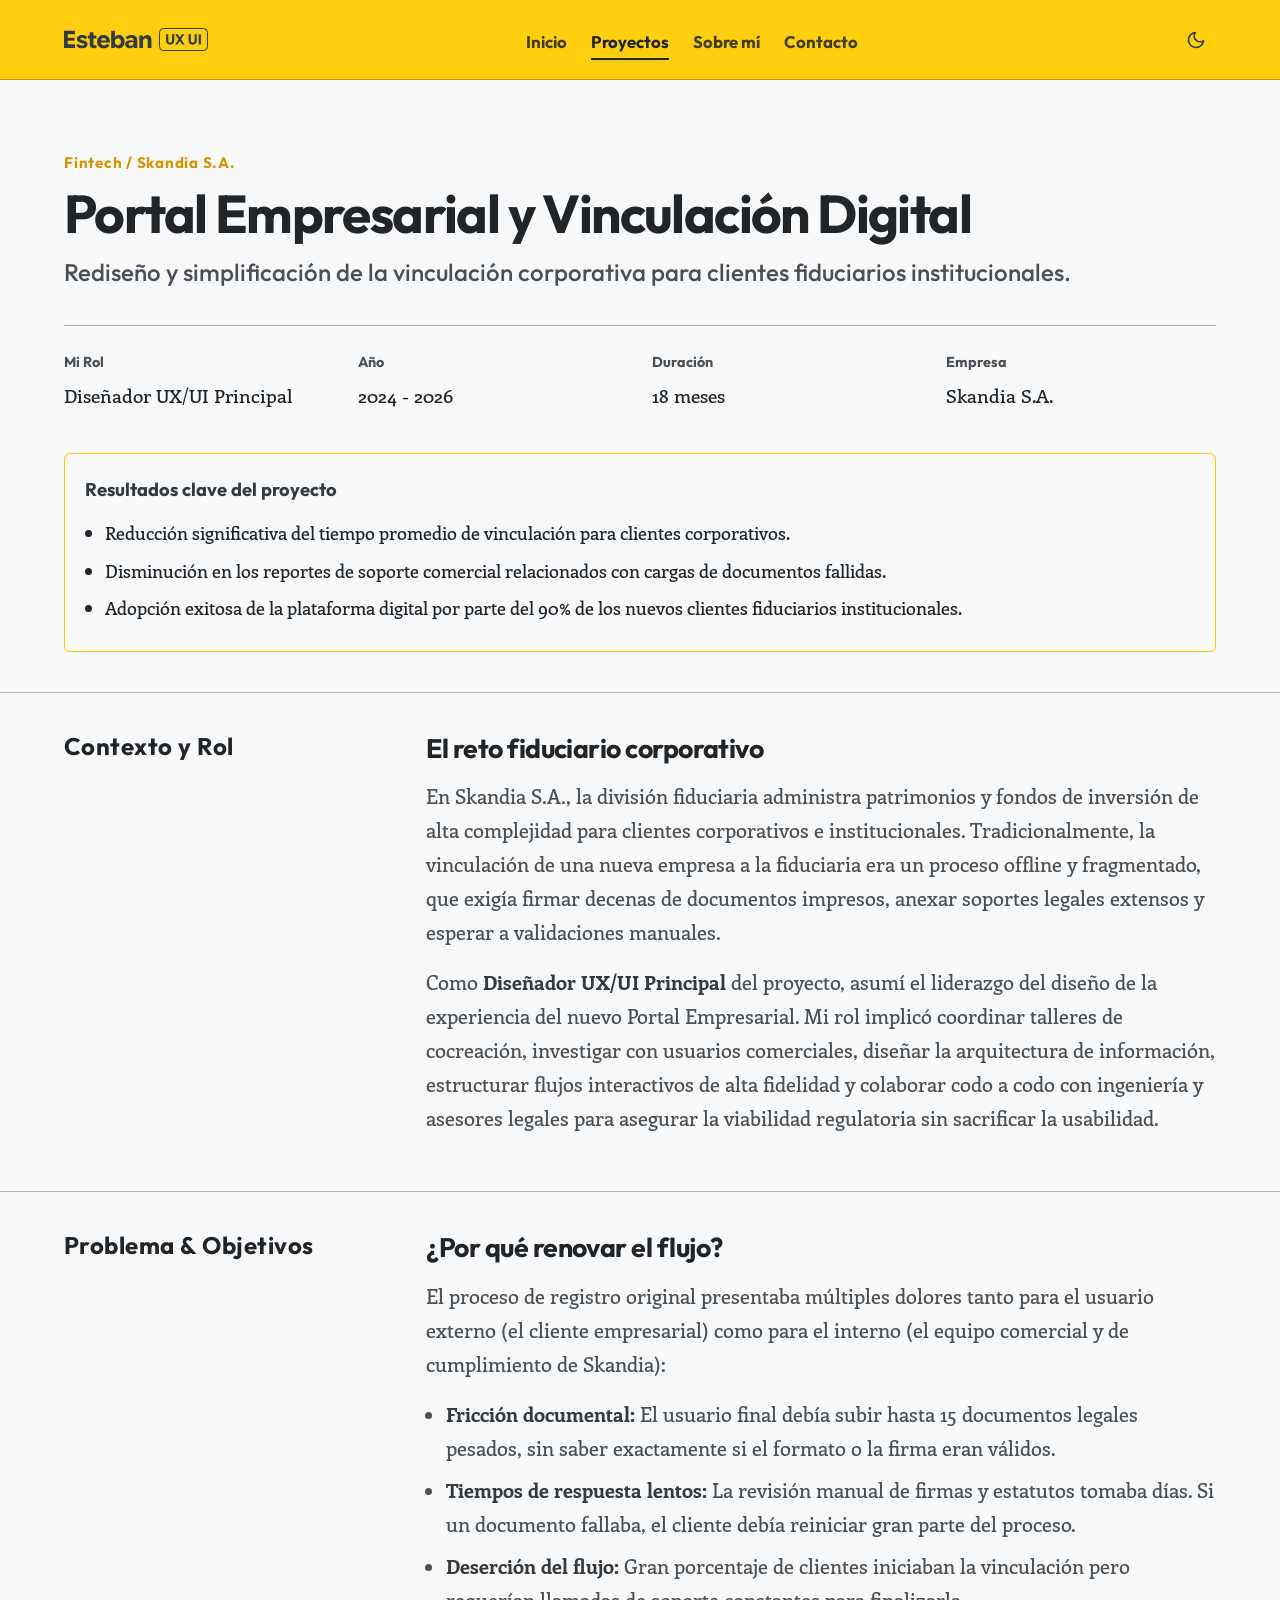
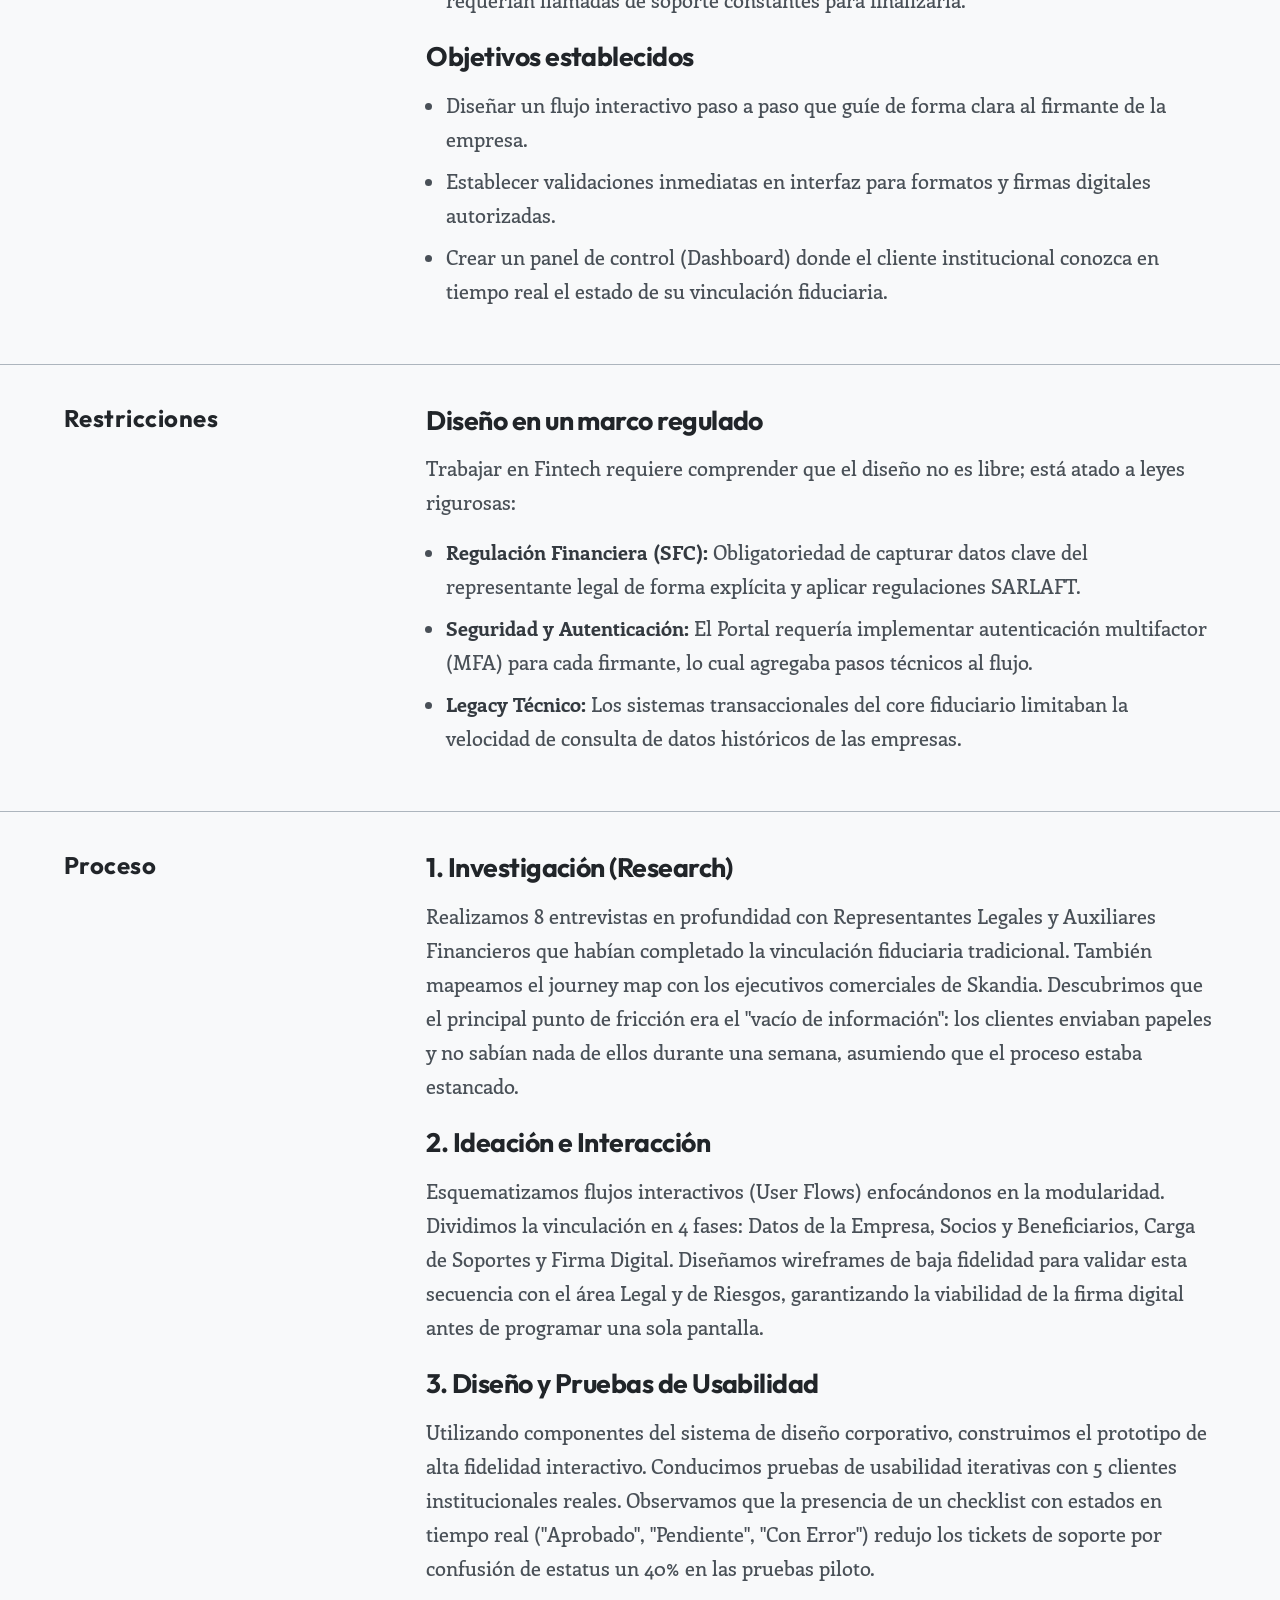
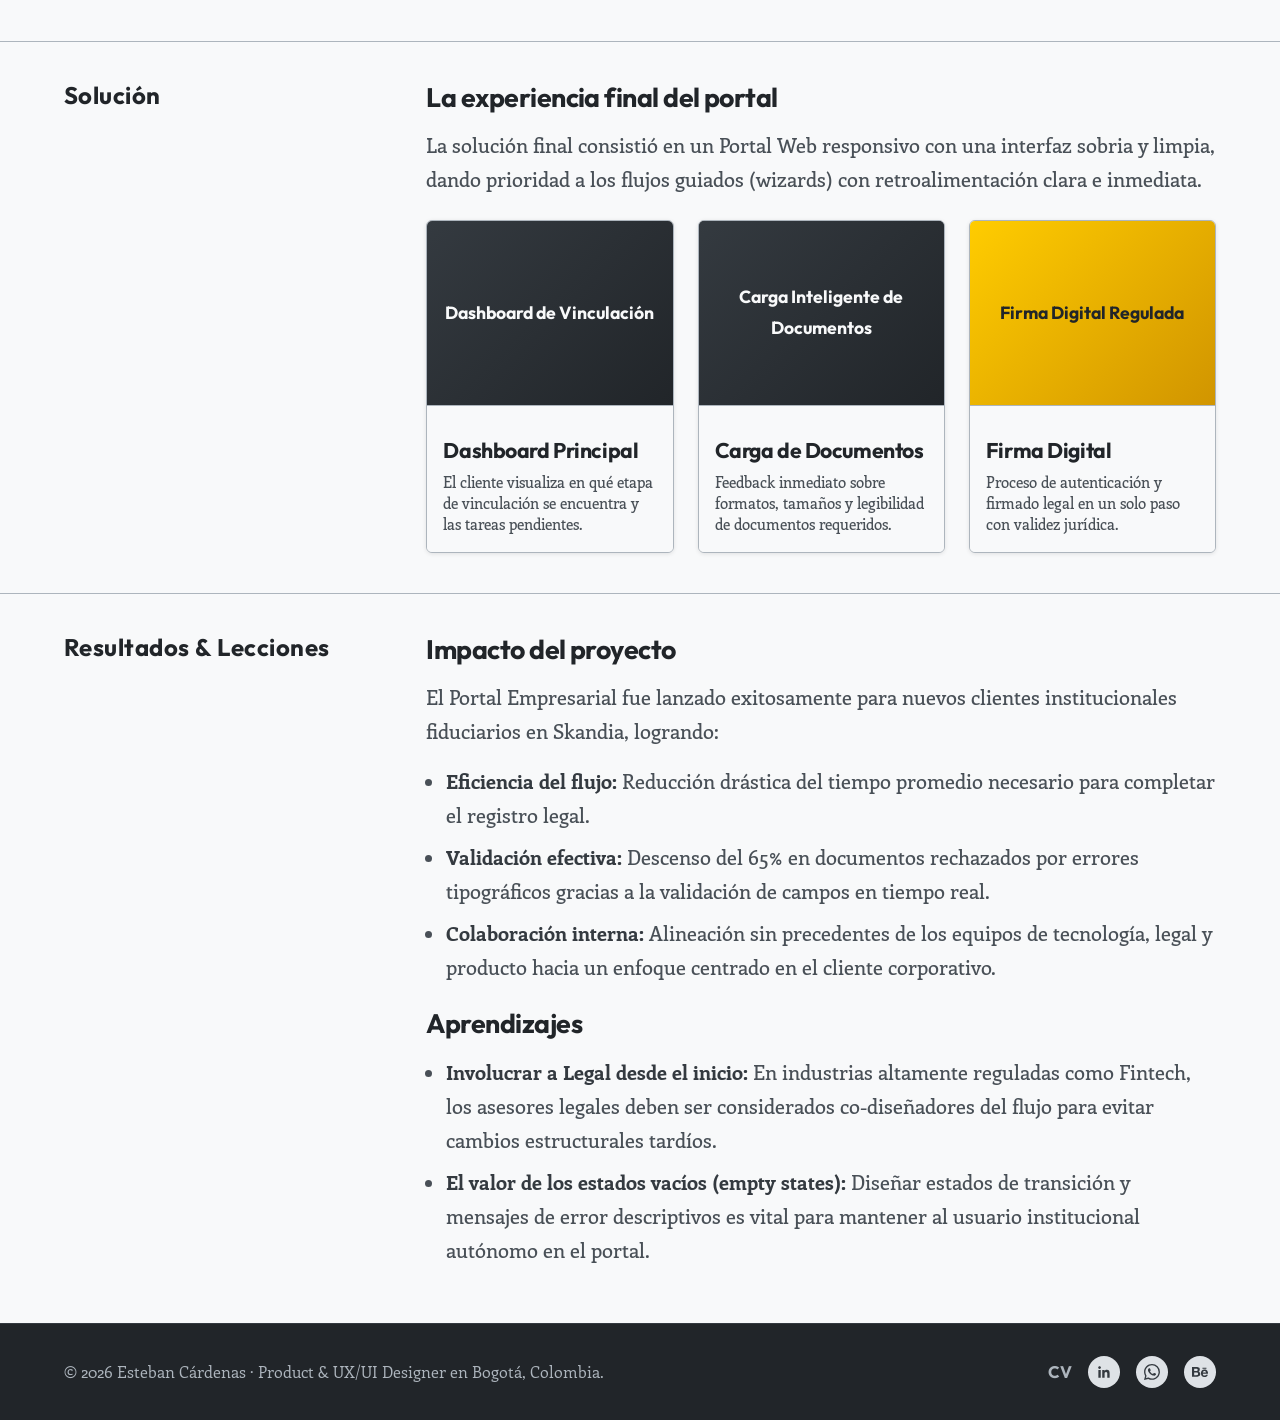
<file: projects/skandia-portal-empresarial.html>
<!DOCTYPE html>
<html lang="es">
<head>
  <meta charset="UTF-8">
  <meta name="viewport" content="width=device-width, initial-scale=1.0">
  <title>Caso de Estudio: Portal Empresarial Skandia | Esteban Cárdenas</title>
  <meta name="description" content="Caso de estudio de UX/UI en Skandia: Rediseño del portal empresarial y optimización de flujos de vinculación institucional por Esteban Cárdenas.">
  <link rel="stylesheet" href="../css/styles.css">
  <link rel="icon" type="image/svg+xml" href="../favicon.svg">
  <script>
    // Immediately apply dark theme class if preferred to prevent flickering
    if (localStorage.getItem('theme') === 'dark') {
      document.documentElement.classList.add('dark-theme');
    }
  </script>
</head>
<body>

  <!-- Menu Overlay for Mobile -->
  <div class="menu-overlay"></div>

  <!-- Header Navigation -->
  <header class="main-header">
    <div class="nav-container">
      <a href="../index.html" class="logo-block" id="nav-logo" aria-label="Esteban Cárdenas - Inicio">
        <svg width="144" height="23" viewBox="0 0 144 23" fill="none" xmlns="http://www.w3.org/2000/svg" class="logo-svg">
          <path d="M0 19.8881V2.7041H10.944V6.2321H3.732V16.3601H11.064V19.8881H0ZM2.112 12.8561V9.7601H10.536V12.8561H2.112Z" fill="currentColor"/>
          <path d="M18.0529 20.2961C17.1729 20.2961 16.4049 20.2081 15.7489 20.0321C15.1009 19.8561 14.5169 19.6001 13.9969 19.2641C13.4849 18.9281 13.0569 18.5601 12.7129 18.1601C12.3769 17.7521 12.2089 17.5481 12.2089 17.5481L14.4529 15.7001C14.4529 15.7001 14.5729 15.8441 14.8129 16.1321C15.0609 16.4121 15.3489 16.6601 15.6769 16.8761C16.0049 17.0921 16.3729 17.2561 16.7809 17.3681C17.1889 17.4801 17.6609 17.5361 18.1969 17.5361C18.7889 17.5361 19.2529 17.4361 19.5889 17.2361C19.9249 17.0361 20.0929 16.7481 20.0929 16.3721C20.0929 16.0441 19.9369 15.7881 19.6249 15.6041C19.3209 15.4121 18.5449 15.1721 17.2969 14.8841C15.7129 14.5241 14.5649 14.0241 13.8529 13.3841C13.1489 12.7441 12.7969 11.9361 12.7969 10.9601C12.7969 9.7921 13.2849 8.8601 14.2609 8.1641C15.2449 7.4681 16.4849 7.1201 17.9809 7.1201C18.7329 7.1201 19.4129 7.1961 20.0209 7.3481C20.6369 7.4921 21.1769 7.7001 21.6409 7.9721C22.1129 8.2441 22.5129 8.5441 22.8409 8.8721C23.1689 9.1921 23.3329 9.3521 23.3329 9.3521L21.1969 11.2001C21.1969 11.2001 21.0889 11.1001 20.8729 10.9001C20.6649 10.6921 20.4049 10.5041 20.0929 10.3361C19.7809 10.1681 19.4409 10.0481 19.0729 9.9761C18.7129 9.8961 18.3489 9.8561 17.9809 9.8561C17.4609 9.8561 17.0409 9.9521 16.7209 10.1441C16.4089 10.3361 16.2529 10.5761 16.2529 10.8641C16.2529 11.1601 16.4009 11.4041 16.6969 11.5961C17.0009 11.7881 17.7849 12.0321 19.0489 12.3281C20.6329 12.6881 21.7849 13.1841 22.5049 13.8161C23.2249 14.4481 23.5849 15.2441 23.5849 16.2041C23.5849 17.4281 23.0809 18.4161 22.0729 19.1681C21.0649 19.9201 19.7249 20.2961 18.0529 20.2961Z" fill="currentColor"/>
          <path d="M29.9616 20.2961C28.6256 20.2961 27.5816 19.9481 26.8296 19.2521C26.0856 18.5481 25.7136 17.4921 25.7136 16.0841V4.1921H29.4576V15.5921C29.4576 16.1761 29.5816 16.6121 29.8296 16.9001C30.0776 17.1881 30.4416 17.3321 30.9216 17.3321C31.0816 17.3321 31.2416 17.3201 31.4016 17.2961C31.5696 17.2641 31.7776 17.2081 32.0256 17.1281C32.2816 17.0401 32.4096 16.9961 32.4096 16.9961V19.8881C32.4096 19.8881 32.2496 19.9321 31.9296 20.0201C31.6176 20.1161 31.3096 20.1841 31.0056 20.2241C30.7096 20.2721 30.3616 20.2961 29.9616 20.2961ZM23.8776 10.3841V7.5401H32.3856V10.3841H23.8776Z" fill="currentColor"/>
          <path d="M39.651 20.2961C37.691 20.2961 36.111 19.6801 34.911 18.4481C33.719 17.2081 33.123 15.6321 33.123 13.7201C33.123 11.8161 33.723 10.2401 34.923 8.9921C36.131 7.7441 37.687 7.1201 39.591 7.1201C41.391 7.1201 42.875 7.6841 44.043 8.8121C45.211 9.9401 45.795 11.3841 45.795 13.1441V14.4401H34.923V12.5561H42.339C42.283 11.8121 42.011 11.2081 41.523 10.7441C41.035 10.2721 40.391 10.0361 39.591 10.0361C38.711 10.0361 38.003 10.3521 37.467 10.9841C36.939 11.6081 36.675 12.4801 36.675 13.6001C36.675 14.8001 36.983 15.7481 37.599 16.4441C38.223 17.1401 39.043 17.4881 40.059 17.4881C40.523 17.4881 40.931 17.4241 41.283 17.2961C41.643 17.1681 41.963 17.0001 42.243 16.7921C42.531 16.5841 42.863 16.2441 43.239 15.7721L45.459 17.4521C44.883 18.2201 44.327 18.7921 43.791 19.1681C43.255 19.5361 42.667 19.8161 42.027 20.0081C41.387 20.2001 40.595 20.2961 39.651 20.2961Z" fill="currentColor"/>
          <path d="M54.8312 20.2961C53.9832 20.2961 53.2112 20.1201 52.5152 19.7681C51.8272 19.4161 51.2672 18.9441 50.8352 18.3521H49.9232L50.7632 17.4641V19.8881H47.1752V2.7041H50.9312V8.8961H51.0032C51.4192 8.3521 51.9672 7.9201 52.6472 7.6001C53.3352 7.2801 54.0792 7.1201 54.8792 7.1201C56.5432 7.1201 57.9152 7.7201 58.9952 8.9201C60.0752 10.1121 60.6152 11.6921 60.6152 13.6601C60.6152 15.6041 60.0712 17.1961 58.9832 18.4361C57.8952 19.6761 56.5112 20.2961 54.8312 20.2961ZM53.9072 17.1521C54.7792 17.1521 55.5032 16.8321 56.0792 16.1921C56.6632 15.5441 56.9552 14.7121 56.9552 13.6961C56.9552 12.6801 56.6632 11.8561 56.0792 11.2241C55.4952 10.5921 54.7712 10.2761 53.9072 10.2761C53.0432 10.2761 52.3152 10.5921 51.7232 11.2241C51.1392 11.8561 50.8472 12.6801 50.8472 13.6961C50.8472 14.7121 51.1392 15.5441 51.7232 16.1921C52.3072 16.8321 53.0352 17.1521 53.9072 17.1521Z" fill="currentColor"/>
          <path d="M65.6537 20.2961C64.3097 20.2961 63.2297 19.9321 62.4137 19.2041C61.6057 18.4681 61.2017 17.5081 61.2017 16.3241C61.2017 15.0441 61.6897 14.0361 62.6657 13.3001C63.6417 12.5641 64.9177 12.1961 66.4937 12.1961C67.1097 12.1961 67.6937 12.2561 68.2457 12.3761C68.8057 12.4961 69.2857 12.6521 69.6857 12.8441V12.1241C69.6857 11.4201 69.4457 10.8681 68.9657 10.4681C68.4857 10.0601 67.8297 9.8561 66.9977 9.8561C66.4937 9.8561 66.0657 9.9081 65.7137 10.0121C65.3617 10.0121 65.0217 10.2601 64.6937 10.4441C64.3657 10.6201 64.0777 10.8161 63.8297 11.0321C63.5897 11.2481 63.4697 11.3561 63.4697 11.3561L61.5977 9.3761C61.5977 9.3761 61.8137 9.2081 62.2457 8.8721C62.6777 8.5281 63.1457 8.2241 63.6497 7.9601C64.1617 7.6961 64.7297 7.4921 65.3537 7.3481C65.9857 7.1961 66.6697 7.1201 67.4057 7.1201C69.2777 7.1201 70.7257 7.5561 71.7497 8.4281C72.7817 9.3001 73.2977 10.5401 73.2977 12.1481V19.8881H69.6977V17.2841L70.5377 18.3641H69.6257C69.2657 18.9241 68.7337 19.3881 68.0297 19.7561C67.3337 20.1161 66.5417 20.2961 65.6537 20.2961ZM66.7937 17.8721C67.6417 17.8721 68.3337 17.5721 68.8697 16.9721C69.4137 16.3721 69.6857 15.5761 69.6857 14.5841V14.5721C69.3737 14.4041 69.0097 14.2681 68.5937 14.1641C68.1777 14.0601 67.7297 14.0081 67.2497 14.0081C66.4897 14.0081 65.8657 14.1761 65.3777 14.5121C64.8977 14.8401 64.6577 15.3441 64.6577 16.0241C64.6577 16.6081 64.8537 17.0641 65.2457 17.3921C65.6377 17.7121 66.1537 17.8721 66.7937 17.8721Z" fill="currentColor"/>
          <path d="M75.3133 19.8881V7.5401H78.9133V9.8201L78.5413 9.3281H78.9853C79.3853 8.6401 79.9613 8.1001 80.7133 7.7081C81.4653 7.3161 82.2413 7.1201 83.0413 7.1201C84.4093 7.1201 85.4893 7.5361 86.2813 8.3681C87.0813 9.2001 87.4813 10.3201 87.4813 11.7281V19.8881H83.7253V12.6041C83.7253 11.8281 83.5333 11.2361 83.1493 10.8281C82.7733 10.4121 82.2213 10.2041 81.4933 10.2041C80.7973 10.2041 80.2173 10.4681 79.7533 10.9961C79.2973 11.5241 79.0693 12.1761 79.0693 12.9521V19.8881H75.3133Z" fill="currentColor"/>
          <g transform="translate(4, 0)">
            <rect x="91.4812" y="0.5" width="48" height="22" rx="4" stroke="currentColor"/>
            <path d="M102.174 16.6347C100.876 16.6347 99.8682 16.2591 99.1495 15.5077C98.4309 14.7564 98.0715 13.7624 98.0715 12.5257V6.36572H100.291V12.5117C100.291 13.1744 100.452 13.6877 100.774 14.0517C101.1 14.4157 101.572 14.5977 102.188 14.5977C102.804 14.5977 103.275 14.4181 103.602 14.0587C103.928 13.6947 104.092 13.1791 104.092 12.5117V6.36572H106.269V12.5257C106.269 13.7811 105.898 14.7797 105.156 15.5217C104.418 16.2637 103.424 16.6347 102.174 16.6347Z" fill="currentColor"/>
            <path d="M114.103 16.3897L111.205 11.9517L111.009 11.9447L107.306 6.36572H109.791L112.437 10.5307L112.696 10.5377L116.602 16.3897H114.103ZM107.159 16.3897L110.981 10.5447H111.219L113.928 6.36572H116.287L112.598 11.9587H112.409L109.511 16.3897H107.159Z" fill="currentColor"/>
            <path d="M124.685 16.6347C123.388 16.6347 122.38 16.2591 121.661 15.5077C120.942 14.7564 120.583 13.7624 120.583 12.5257V6.36572H122.802V12.5117C122.802 13.1744 122.963 13.6877 123.285 14.0517C123.612 14.4157 124.083 14.5977 124.699 14.5977C125.315 14.5977 125.786 14.4181 126.113 14.0587C126.44 13.6947 126.603 13.1791 126.603 12.5117V6.36572H128.78V12.5257C128.78 13.7811 128.409 14.7797 127.667 15.5217C126.93 16.2637 125.936 16.6347 124.685 16.6347Z" fill="currentColor"/>
            <path d="M130.644 16.3897V6.36572H132.891V16.3897H130.644Z" fill="currentColor"/>
          </g>
        </svg>
      </a>
      
      <ul class="nav-links">
        <li class="nav-item"><a href="../index.html#inicio">Inicio</a></li>
        <li class="nav-item"><a href="../index.html#proyectos" class="active">Proyectos</a></li>
        <li class="nav-item"><a href="../index.html#sobre-mi">Sobre mí</a></li>
        <li class="nav-item"><a href="../index.html#contacto">Contacto</a></li>
      </ul>

      <div class="header-actions">
        <!-- Theme Toggle Button -->
        <button class="theme-toggle" id="theme-toggle-btn" aria-label="Cambiar modo de color">
          <!-- Moon Icon (Visible in light mode) -->
          <svg class="moon-icon" xmlns="http://www.w3.org/2000/svg" width="20" height="20" viewBox="0 0 24 24" fill="none" stroke="currentColor" stroke-width="2" stroke-linecap="round" stroke-linejoin="round">
            <path d="M21 12.79A9 9 0 1 1 11.21 3 7 7 0 0 0 21 12.79z"></path>
          </svg>
          <!-- Sun Icon (Visible in dark mode) -->
          <svg class="sun-icon" xmlns="http://www.w3.org/2000/svg" width="20" height="20" viewBox="0 0 24 24" fill="none" stroke="currentColor" stroke-width="2" stroke-linecap="round" stroke-linejoin="round">
            <circle cx="12" cy="12" r="5"></circle>
            <line x1="12" y1="1" x2="12" y2="3"></line>
            <line x1="12" y1="21" x2="12" y2="23"></line>
            <line x1="4.22" y1="4.22" x2="5.64" y2="5.64"></line>
            <line x1="18.36" y1="18.36" x2="19.78" y2="19.78"></line>
            <line x1="1" y1="12" x2="3" y2="12"></line>
            <line x1="21" y1="12" x2="23" y2="12"></line>
            <line x1="4.22" y1="19.78" x2="5.64" y2="18.36"></line>
            <line x1="18.36" y1="5.64" x2="19.78" y2="4.22"></line>
          </svg>
        </button>
      </div>

      <button class="mobile-toggle" aria-label="Abrir menú de navegación">
        <span></span>
        <span></span>
        <span></span>
      </button>
    </div>
  </header>

  <!-- Mobile Drawer -->
  <nav class="mobile-nav">
    <ul class="mobile-nav-links">
      <li><a href="../index.html#inicio">Inicio</a></li>
      <li><a href="../index.html#proyectos">Proyectos</a></li>
      <li><a href="../index.html#sobre-mi">Sobre mí</a></li>
      <li><a href="../index.html#contacto">Contacto</a></li>
    </ul>
    <div class="mobile-nav-cta">
      <a href="../assets/cv-esteban-cardenas.pdf" download target="_blank" rel="noopener" class="btn btn-fill" style="width: 100%;" id="mobile-cv-btn">
        Descargar CV
      </a>
    </div>
  </nav>

  <!-- Project Hero -->
  <section class="project-detail-hero">
    <div class="container">
      <span class="section-label">Fintech / Skandia S.A.</span>
      <h1 class="project-detail-title">Portal Empresarial y Vinculación Digital</h1>
      <p class="project-detail-subtitle">Rediseño y simplificación de la vinculación corporativa para clientes fiduciarios institucionales.</p>
      
      <div class="project-overview-grid">
        <div class="overview-item">
          <span class="overview-label">Mi Rol</span>
          <span class="overview-val">Diseñador UX/UI Principal</span>
        </div>
        <div class="overview-item">
          <span class="overview-label">Año</span>
          <span class="overview-val">2024 - 2026</span>
        </div>
        <div class="overview-item">
          <span class="overview-label">Duración</span>
          <span class="overview-val">18 meses</span>
        </div>
        <div class="overview-item">
          <span class="overview-label">Empresa</span>
          <span class="overview-val">Skandia S.A.</span>
        </div>
        
        <div class="overview-results-card">
          <span class="overview-results-title">
            <strong>Resultados clave del proyecto</strong>
          </span>
          <ul class="overview-results-list">
            <li>Reducción significativa del tiempo promedio de vinculación para clientes corporativos.</li>
            <li>Disminución en los reportes de soporte comercial relacionados con cargas de documentos fallidas.</li>
            <li>Adopción exitosa de la plataforma digital por parte del 90% de los nuevos clientes fiduciarios institucionales.</li>
          </ul>
        </div>
      </div>
    </div>
  </section>

  <!-- Contexto y Rol -->
  <section class="case-body-section fade-in-section">
    <div class="container">
      <div class="case-grid-content">
        <div class="case-section-sidebar">
          <h2>Contexto y Rol</h2>
        </div>
        <div class="case-section-main">
          <h3>El reto fiduciario corporativo</h3>
          <p>
            En Skandia S.A., la división fiduciaria administra patrimonios y fondos de inversión de alta complejidad para clientes corporativos e institucionales. Tradicionalmente, la vinculación de una nueva empresa a la fiduciaria era un proceso offline y fragmentado, que exigía firmar decenas de documentos impresos, anexar soportes legales extensos y esperar a validaciones manuales.
          </p>
          <p>
            Como <strong>Diseñador UX/UI Principal</strong> del proyecto, asumí el liderazgo del diseño de la experiencia del nuevo Portal Empresarial. Mi rol implicó coordinar talleres de cocreación, investigar con usuarios comerciales, diseñar la arquitectura de información, estructurar flujos interactivos de alta fidelidad y colaborar codo a codo con ingeniería y asesores legales para asegurar la viabilidad regulatoria sin sacrificar la usabilidad.
          </p>
        </div>
      </div>
    </div>
  </section>

  <!-- Problema y Objetivos -->
  <section class="case-body-section fade-in-section">
    <div class="container">
      <div class="case-grid-content">
        <div class="case-section-sidebar">
          <h2>Problema & Objetivos</h2>
        </div>
        <div class="case-section-main">
          <h3>¿Por qué renovar el flujo?</h3>
          <p>
            El proceso de registro original presentaba múltiples dolores tanto para el usuario externo (el cliente empresarial) como para el interno (el equipo comercial y de cumplimiento de Skandia):
          </p>
          <ul>
            <li><strong>Fricción documental:</strong> El usuario final debía subir hasta 15 documentos legales pesados, sin saber exactamente si el formato o la firma eran válidos.</li>
            <li><strong>Tiempos de respuesta lentos:</strong> La revisión manual de firmas y estatutos tomaba días. Si un documento fallaba, el cliente debía reiniciar gran parte del proceso.</li>
            <li><strong>Deserción del flujo:</strong> Gran porcentaje de clientes iniciaban la vinculación pero requerían llamadas de soporte constantes para finalizarla.</li>
          </ul>
          <h3 style="margin-top: var(--space-6);">Objetivos establecidos</h3>
          <ul>
            <li>Diseñar un flujo interactivo paso a paso que guíe de forma clara al firmante de la empresa.</li>
            <li>Establecer validaciones inmediatas en interfaz para formatos y firmas digitales autorizadas.</li>
            <li>Crear un panel de control (Dashboard) donde el cliente institucional conozca en tiempo real el estado de su vinculación fiduciaria.</li>
          </ul>
        </div>
      </div>
    </div>
  </section>

  <!-- Restricciones -->
  <section class="case-body-section fade-in-section">
    <div class="container">
      <div class="case-grid-content">
        <div class="case-section-sidebar">
          <h2>Restricciones</h2>
        </div>
        <div class="case-section-main">
          <h3>Diseño en un marco regulado</h3>
          <p>
            Trabajar en Fintech requiere comprender que el diseño no es libre; está atado a leyes rigurosas:
          </p>
          <ul>
            <li><strong>Regulación Financiera (SFC):</strong> Obligatoriedad de capturar datos clave del representante legal de forma explícita y aplicar regulaciones SARLAFT.</li>
            <li><strong>Seguridad y Autenticación:</strong> El Portal requería implementar autenticación multifactor (MFA) para cada firmante, lo cual agregaba pasos técnicos al flujo.</li>
            <li><strong>Legacy Técnico:</strong> Los sistemas transaccionales del core fiduciario limitaban la velocidad de consulta de datos históricos de las empresas.</li>
          </ul>
        </div>
      </div>
    </div>
  </section>

  <!-- Proceso -->
  <section class="case-body-section fade-in-section">
    <div class="container">
      <div class="case-grid-content">
        <div class="case-section-sidebar">
          <h2>Proceso</h2>
        </div>
        <div class="case-section-main">
          <h3>1. Investigación (Research)</h3>
          <p>
            Realizamos 8 entrevistas en profundidad con Representantes Legales y Auxiliares Financieros que habían completado la vinculación fiduciaria tradicional. También mapeamos el journey map con los ejecutivos comerciales de Skandia. Descubrimos que el principal punto de fricción era el "vacío de información": los clientes enviaban papeles y no sabían nada de ellos durante una semana, asumiendo que el proceso estaba estancado.
          </p>
          
          <h3 style="margin-top: var(--space-6);">2. Ideación e Interacción</h3>
          <p>
            Esquematizamos flujos interactivos (User Flows) enfocándonos en la modularidad. Dividimos la vinculación en 4 fases: Datos de la Empresa, Socios y Beneficiarios, Carga de Soportes y Firma Digital. Diseñamos wireframes de baja fidelidad para validar esta secuencia con el área Legal y de Riesgos, garantizando la viabilidad de la firma digital antes de programar una sola pantalla.
          </p>

          <h3 style="margin-top: var(--space-6);">3. Diseño y Pruebas de Usabilidad</h3>
          <p>
            Utilizando componentes del sistema de diseño corporativo, construimos el prototipo de alta fidelidad interactivo. Conducimos pruebas de usabilidad iterativas con 5 clientes institucionales reales. Observamos que la presencia de un checklist con estados en tiempo real ("Aprobado", "Pendiente", "Con Error") redujo los tickets de soporte por confusión de estatus un 40% en las pruebas piloto.
          </p>
        </div>
      </div>
    </div>
  </section>

  <!-- Solución -->
  <section class="case-body-section fade-in-section">
    <div class="container">
      <div class="case-grid-content">
        <div class="case-section-sidebar">
          <h2>Solución</h2>
        </div>
        <div class="case-section-main">
          <h3>La experiencia final del portal</h3>
          <p>
            La solución final consistió en un Portal Web responsivo con una interfaz sobria y limpia, dando prioridad a los flujos guiados (wizards) con retroalimentación clara e inmediata.
          </p>
          
          <div class="mockup-gallery">
            <!-- Mockup 1 -->
            <div class="gallery-item">
              <div class="gallery-placeholder">
                Dashboard de Vinculación
              </div>
              <div class="gallery-caption">
                <h4>Dashboard Principal</h4>
                <p>El cliente visualiza en qué etapa de vinculación se encuentra y las tareas pendientes.</p>
              </div>
            </div>
            
            <!-- Mockup 2 -->
            <div class="gallery-item">
              <div class="gallery-placeholder" style="background-color: var(--fill-grey-dark);">
                Carga Inteligente de Documentos
              </div>
              <div class="gallery-caption">
                <h4>Carga de Documentos</h4>
                <p>Feedback inmediato sobre formatos, tamaños y legibilidad de documentos requeridos.</p>
              </div>
            </div>
            
            <!-- Mockup 3 -->
            <div class="gallery-item">
              <div class="gallery-placeholder" style="background-image: linear-gradient(135deg, var(--fill-yellow) 0%, var(--fill-yellow-dark) 100%); color: var(--text-black);">
                Firma Digital Regulada
              </div>
              <div class="gallery-caption">
                <h4>Firma Digital</h4>
                <p>Proceso de autenticación y firmado legal en un solo paso con validez jurídica.</p>
              </div>
            </div>
          </div>
        </div>
      </div>
    </div>
  </section>

  <!-- Resultados y Aprendizajes -->
  <section class="case-body-section fade-in-section">
    <div class="container">
      <div class="case-grid-content">
        <div class="case-section-sidebar">
          <h2>Resultados & Lecciones</h2>
        </div>
        <div class="case-section-main">
          <h3>Impacto del proyecto</h3>
          <p>
            El Portal Empresarial fue lanzado exitosamente para nuevos clientes institucionales fiduciarios en Skandia, logrando:
          </p>
          <ul>
            <li><strong>Eficiencia del flujo:</strong> Reducción drástica del tiempo promedio necesario para completar el registro legal.</li>
            <li><strong>Validación efectiva:</strong> Descenso del 65% en documentos rechazados por errores tipográficos gracias a la validación de campos en tiempo real.</li>
            <li><strong>Colaboración interna:</strong> Alineación sin precedentes de los equipos de tecnología, legal y producto hacia un enfoque centrado en el cliente corporativo.</li>
          </ul>
          
          <h3 style="margin-top: var(--space-6);">Aprendizajes</h3>
          <ul>
            <li><strong>Involucrar a Legal desde el inicio:</strong> En industrias altamente reguladas como Fintech, los asesores legales deben ser considerados co-diseñadores del flujo para evitar cambios estructurales tardíos.</li>
            <li><strong>El valor de los estados vacíos (empty states):</strong> Diseñar estados de transición y mensajes de error descriptivos es vital para mantener al usuario institucional autónomo en el portal.</li>
          </ul>
        </div>
      </div>
    </div>
  </section>


  <!-- Footer -->
  <footer class="main-footer">
    <div class="container">
      <div class="footer-content">
        <div class="footer-text">
          <p>© 2026 Esteban Cárdenas · Product & UX/UI Designer en Bogotá, Colombia.</p>
        </div>
        <div class="footer-links">
          <a href="../assets/cv-esteban-cardenas.pdf" download target="_blank" rel="noopener" id="footer-cv">CV</a>
          <a href="https://www.linkedin.com/in/esteban-ux-ui/" target="_blank" rel="noopener" class="social-circle-link linkedin" id="footer-li" aria-label="Linkedin">
            <svg viewBox="0 0 24 24" xmlns="http://www.w3.org/2000/svg" fill="currentColor">
              <path d="M20.447 20.452h-3.554v-5.569c0-1.328-.027-3.037-1.852-3.037-1.853 0-2.136 1.445-2.136 2.939v5.667H9.351V9h3.414v1.561h.046c.477-.9 1.637-1.85 3.37-1.85 3.601 0 4.267 2.37 4.267 5.455v6.286zM5.337 7.433c-1.144 0-2.063-.926-2.063-2.065 0-1.138.92-2.063 2.063-2.063 1.14 0 2.063.925 2.063 2.063 0 1.139-.92 2.065-2.063 2.065zm1.782 13.019H3.555V9h3.564v11.452z"/>
            </svg>
          </a>
          <a href="https://wa.me/573168772394" target="_blank" rel="noopener" class="social-circle-link whatsapp" id="footer-wa" aria-label="Whatsapp">
            <svg viewBox="0 0 16 16" xmlns="http://www.w3.org/2000/svg" fill="currentColor">
              <path d="M13.601 2.326A7.85 7.85 0 0 0 7.994 0C3.627 0 .068 3.558.064 7.926c0 1.399.366 2.76 1.057 3.965L0 16l4.204-1.102a7.9 7.9 0 0 0 3.79.965h.004c4.368 0 7.926-3.558 7.93-7.93A7.9 7.9 0 0 0 13.6 2.326zM7.994 14.521a6.6 6.6 0 0 1-3.356-.92l-.24-.144-2.494.654.666-2.433-.156-.251a6.56 6.56 0 0 1-1.007-3.505c0-3.626 2.957-6.584 6.591-6.584a6.56 6.56 0 0 1 4.66 1.931 6.56 6.56 0 0 1 1.928 4.66c-.004 3.639-2.961 6.592-6.592 6.592m3.615-4.934c-.197-.099-1.17-.578-1.353-.646-.182-.065-.315-.099-.445.099-.133.197-.513.646-.627.775-.114.133-.232.148-.43.05-.197-.1-.836-.308-1.592-.985-.59-.525-.985-1.175-1.103-1.372-.114-.198-.011-.304.088-.403.087-.088.197-.232.296-.346.1-.114.133-.198.198-.33.065-.134.034-.248-.015-.347-.05-.099-.445-1.076-.612-1.47-.16-.389-.323-.335-.445-.34-.114-.007-.247-.007-.38-.007a.73.73 0 0 0-.529.247c-.182.198-.691.677-.691 1.654s.71 1.916.81 2.049c.098.133 1.394 2.132 3.383 2.992.47.205.84.326 1.129.418.475.152.904.129 1.246.08.38-.058 1.171-.48 1.338-.943.164-.464.164-.86.114-.943-.049-.084-.182-.133-.38-.232"/>
            </svg>
          </a>
          <a href="https://behance.net/esteban_ui" target="_blank" rel="noopener" class="social-circle-link behance" id="footer-be" aria-label="Behance">
            <svg viewBox="0 0 16 16" xmlns="http://www.w3.org/2000/svg" fill="currentColor">
              <path d="M4.654 3c.461 0 .887.035 1.278.14.39.07.711.216.996.391s.497.426.641.747c.14.32.216.711.216 1.137 0 .496-.106.922-.356 1.242-.215.32-.566.606-.997.817.606.176 1.067.496 1.348.922s.461.957.461 1.563c0 .496-.105.922-.285 1.278a2.3 2.3 0 0 1-.782.887c-.32.215-.711.39-1.137.496a5.3 5.3 0 0 1-1.278.176L0 12.803v-9.8zm-.285 3.978c.39 0 .71-.105.957-.285.246-.18.355-.497.355-.887 0-.216-.035-.426-.105-.567a1 1 0 0 0-.32-.355 1.8 1.8 0 0 0-.461-.176c-.176-.035-.356-.035-.567-.035H2.17v2.31c0-.005 2.2-.005 2.2-.005zm.105 4.193c.215 0 .426-.035.606-.07.176-.035.356-.106.496-.216s.25-.215.356-.39c.07-.176.14-.391.14-.641 0-.496-.14-.852-.426-1.102-.285-.215-.676-.32-1.137-.32H2.17v2.734h2.305zm6.858-.035q.428.427 1.278.426c.39 0 .746-.106 1.032-.286q.426-.32.53-.64h1.74c-.286.851-.712 1.457-1.278 1.848-.566.355-1.243.566-2.06.566a4.1 4.1 0 0 1-1.527-.285 2.8 2.8 0 0 1-1.137-.782 2.85 2.85 0 0 1-.712-1.172c-.175-.461-.25-.957-.25-1.528 0-.531.07-1.032.25-1.493.18-.46.426-.852.747-1.207.32-.32.711-.606 1.137-.782a4 4 0 0 1 1.493-.285c.606 0 1.137.105 1.598.355.46.25.817.532 1.102.958.285.39.496.851.641 1.348.07.496.105.996.07 1.563h-5.15c0 .58.21 1.11.496 1.396m2.24-3.732c-.25-.25-.642-.391-1.103-.391-.32 0-.566.07-.781.176s-.356.25-.496.39a.96.96 0 0 0-.25.497c-.036.175-.07.32-.07.46h3.196c-.07-.526-.25-.882-.497-1.132zm-3.127-3.728h3.978v.957h-3.978z"/>
            </svg>
          </a>
        </div>
      </div>
    </div>
  </footer>

  <script src="../js/main.js"></script>
</body>
</html>
</file>
<file: css/styles.css>
@import url('https://fonts.googleapis.com/css2?family=Enriqueta:wght@400;500;600;700&family=Noto+Serif:ital,wght@0,500;0,700;1,500;1,700&family=Outfit:wght@500;700;800&display=swap');

:root {
  /* Primitive Colors (Grey & Yellow Scales) */
  --yellow-100: #FFF9C1;
  --yellow-200: #FFF886;
  --yellow-300: #FFEC41;
  --yellow-400: #FFDB0D;
  --yellow-500: #FFCC00;
  --yellow-600: #D19500;
  --yellow-700: #A66A02;
  --yellow-800: #89530A;
  --yellow-900: #74430F;

  --grey-100: #F8F9FA;
  --grey-200: #E9ECEF;
  --grey-300: #DEE2E6;
  --grey-400: #CED4DA;
  --grey-500: #ADB5BD;
  --grey-600: #6C757D;
  --grey-700: #495057;
  --grey-800: #343A40;
  --grey-900: #212529;

  /* Semantic Colors */
  --fill-yellow: var(--yellow-500);
  --fill-yellow-light: var(--yellow-300);
  --fill-yellow-dark: var(--yellow-600);
  --fill-black: var(--grey-900);
  --fill-grey-dark: var(--grey-800);
  --fill-grey-medium: var(--grey-600);
  --fill-grey-light: var(--grey-500);
  --fill-white: var(--grey-100);

  --stroke-yellow: var(--yellow-500);
  --stroke-yellow-light: var(--yellow-300);
  --stroke-yellow-dark: var(--yellow-600);
  --stroke-black: var(--grey-900);
  --stroke-grey-dark: var(--grey-800);
  --stroke-grey-medium: var(--grey-600);
  --stroke-grey-light: var(--grey-500);
  --stroke-white: var(--grey-100);

  --text-yellow: var(--yellow-500);
  --text-yellow-dark: var(--yellow-600);
  --text-black: var(--grey-900);
  --text-grey-dark: var(--grey-800);
  --text-grey-medium: var(--grey-600);
  --text-grey-light: var(--grey-500);
  --text-white: var(--grey-100);

  /* Status Colors */
  --status-success: #5AC071;
  --status-danger: #E94D5C;
  --status-warning: #EAC965;
  --status-info: #49C2D5;

  /* Typography Families */
  --font-display: 'Google Sans Flex', 'Outfit', -apple-system, BlinkMacSystemFont, "Segoe UI", Roboto, sans-serif;
  --font-body: 'Enriqueta', Georgia, serif;
  /* Para revertir fácilmente a Noto Serif, comenta la línea anterior y descomenta la siguiente: */
  /* --font-body: 'Noto Serif', Georgia, serif; */

  /* Spacing Scale (4px Rhythm) */
  --space-1: 4px;
  --space-2: 8px;
  --space-3: 12px;
  --space-4: 16px;
  --space-5: 20px;
  --space-6: 24px;
  --space-7: 28px;
  --space-8: 32px;
  --space-9: 36px;
  --space-10: 40px;
  --space-11: 44px;
  --space-12: 48px;

  /* Shadows */
  --shadow-none: none;
  --shadow-sm: 0 1px 4px rgba(0, 0, 0, 0.10);
  --shadow-md: 0 4px 10px rgba(0, 0, 0, 0.12);
  --shadow-lg: 0 8px 35px rgba(0, 0, 0, 0.16);

  /* Border Radii */
  --radius-button: 4px;
  --radius-card: 6px;
  --radius-pill: 20px;

  /* Theme variables (Default: Light Mode with Yellow Header & White Page Background) */
  --bg-page: var(--fill-white);
  --bg-header: var(--fill-yellow);
  --bg-header-rgb: 255, 204, 0; /* rgb for yellow */
  --border-header: var(--stroke-yellow-dark);
  --text-logo: var(--grey-800);    /* grey dark */
  --text-nav: var(--grey-900);     /* black */
  --stroke-nav-active: var(--grey-900);
  
  --bg-card: var(--fill-white);
  --border-card: var(--stroke-grey-light);
  --text-main: var(--grey-900);
  --text-muted: var(--grey-700);
  --text-bold: var(--text-grey-dark);

  /* Hover overrides for buttons inside header */
  --btn-header-border: var(--stroke-black);
  --btn-header-text: var(--text-black);
  --btn-header-hover-bg: rgba(33, 37, 41, 0.08);
}

/* Dark Mode Theme */
body.dark-theme, html.dark-theme {
  --bg-page: var(--fill-black);
  --bg-header: var(--fill-black);
  --bg-header-rgb: 33, 37, 41; /* rgb for black */
  --border-header: var(--stroke-grey-dark);
  --text-logo: var(--fill-yellow); /* yellow fill logo */
  --text-nav: var(--text-white);    /* link white */
  --stroke-nav-active: var(--text-white); /* underline white */
  
  --bg-card: var(--fill-grey-dark);
  --border-card: var(--stroke-grey-dark);
  --text-main: var(--text-white);
  --text-muted: var(--text-grey-light);
  --text-bold: var(--text-white);
  --text-grey-dark: var(--grey-300);

  --btn-header-border: var(--stroke-white);
  --btn-header-text: var(--text-white);
  --btn-header-hover-bg: rgba(248, 249, 250, 0.1);
}

/* --- CSS Reset --- */
*, *::before, *::after {
  box-sizing: border-box;
}

html, body {
  margin: 0;
  padding: 0;
  width: 100%;
  overflow-x: hidden;
  background-color: var(--bg-page);
  color: var(--text-main);
  scroll-behavior: smooth;
  transition: background-color 0.3s ease, color 0.3s ease;
}

/* Base Root Font Size for Responsive Scaling */
html {
  font-size: 14px;
}

@media (min-width: 768px) {
  html {
    font-size: 15px;
  }
}

@media (min-width: 1200px) {
  html {
    font-size: 16px;
  }
}

body {
  font-family: var(--font-body);
  font-weight: 500;
  line-height: 1.75;
  -webkit-font-smoothing: antialiased;
}

/* --- Layout System --- */
.container {
  width: 100%;
  max-width: 1200px;
  margin-left: auto;
  margin-right: auto;
  padding-left: var(--space-6);
  padding-right: var(--space-6);
}

.section-padding {
  padding-top: var(--space-12);
  padding-bottom: var(--space-12);
}

@media (min-width: 768px) {
  .section-padding {
    padding-top: calc(var(--space-12) * 1.5);
    padding-bottom: calc(var(--space-12) * 1.5);
  }
}

.grid-2 {
  display: grid;
  grid-template-columns: 1fr;
  gap: var(--space-6);
}

.grid-3 {
  display: grid;
  grid-template-columns: 1fr;
  gap: var(--space-6);
}

.grid-4 {
  display: grid;
  grid-template-columns: 1fr;
  gap: var(--space-6);
}

@media (min-width: 768px) {
  .grid-2 {
    grid-template-columns: repeat(2, 1fr);
  }
  .grid-3 {
    grid-template-columns: repeat(2, 1fr);
  }
  .grid-4 {
    grid-template-columns: repeat(2, 1fr);
  }
}

@media (min-width: 1024px) {
  .grid-3 {
    grid-template-columns: repeat(3, 1fr);
  }
  .grid-4 {
    grid-template-columns: repeat(4, 1fr);
  }
}

.flex-center {
  display: flex;
  align-items: center;
  justify-content: center;
}

.flex-between {
  display: flex;
  align-items: center;
  justify-content: space-between;
}

/* --- Typography System --- */
h1, h2, h3, h4, h5, h6 {
  font-family: var(--font-display);
  font-weight: 700;
  color: var(--text-main);
  margin-top: 0;
  margin-bottom: var(--space-4);
  transition: color 0.3s ease;
}

h1 {
  font-size: 3.33rem;
  letter-spacing: -0.03em;
  line-height: 1.1;
}

h2 {
  font-size: 2.67rem;
  letter-spacing: -0.03em;
  line-height: 1.1;
}

h3 {
  font-size: 2.33rem;
  letter-spacing: -0.02em;
  line-height: 1.15;
}

h4 {
  font-size: 2rem;
  letter-spacing: -0.02em;
  line-height: 1.2;
}

h5 {
  font-size: 1.67rem;
  letter-spacing: -0.02em;
  line-height: 1.2;
}

h6 {
  font-size: 1.33rem;
  letter-spacing: -0.02em;
  line-height: 1.2;
}

p, ul, ol {
  font-family: var(--font-body);
  font-weight: 500;
  font-size: 1.33rem;
  line-height: 1.75;
  color: var(--text-muted);
  margin-top: 0;
  margin-bottom: var(--space-4);
  transition: color 0.3s ease;
}

strong, b {
  font-weight: 700;
  color: var(--text-bold);
}

.lead-paragraph {
  font-family: var(--font-body);
  font-weight: 400;
  font-size: 1.33rem;
  letter-spacing: 0em;
  line-height: 1.75;
  color: var(--text-grey-light);
}

.label-text {
  font-family: var(--font-body);
  font-size: 1.17rem;
  line-height: 1.5;
}

.label-bold {
  font-weight: 700;
  color: var(--text-bold);
}

.caption-text {
  font-family: var(--font-body);
  font-size: 1rem;
  line-height: 1.5;
  color: var(--text-muted);
}

.caption-bold {
  font-weight: 700;
  color: var(--text-bold);
}

/* --- Fixed Header & Navigation --- */
header.main-header {
  position: fixed;
  top: 0;
  left: 0;
  width: 100%;
  height: 80px;
  background-color: rgba(var(--bg-header-rgb), 0.95);
  border-bottom: 1px solid var(--border-header);
  backdrop-filter: blur(10px);
  z-index: 1000;
  transition: all 0.3s ease;
}

header.main-header.scrolled {
  height: 70px;
  box-shadow: var(--shadow-sm);
}

.nav-container {
  display: flex;
  align-items: center;
  justify-content: space-between;
  height: 100%;
  max-width: 1200px;
  margin: 0 auto;
  padding: 0 var(--space-6);
}

.logo-block {
  text-decoration: none;
  display: flex;
  align-items: center;
  color: var(--text-logo);
  transition: color 0.3s ease;
}

.logo-svg {
  display: block;
  height: 23px;
  width: auto;
}

.nav-links {
  display: none;
  list-style: none;
  margin: 0;
  padding: 0;
  align-items: center;
  gap: var(--space-6);
}

@media (min-width: 768px) {
  .nav-links {
    display: flex;
  }
}

.nav-item a {
  text-decoration: none;
  font-family: var(--font-display);
  font-weight: 700;
  font-size: 1.05rem;
  color: var(--text-nav);
  opacity: 0.85;
  transition: all 0.2s ease;
  position: relative;
  padding: var(--space-2) 0;
}

.nav-item a:hover {
  opacity: 1;
}

.nav-item a.active {
  opacity: 1;
}

.nav-item a.active::after {
  content: '';
  position: absolute;
  bottom: 0;
  left: 0;
  width: 100%;
  height: 2px;
  background-color: var(--stroke-nav-active);
}

.header-actions {
  display: flex;
  align-items: center;
  gap: var(--space-4);
}

.nav-cta {
  display: none;
}

@media (min-width: 1024px) {
  .nav-cta {
    display: inline-block;
  }
}

/* Header Dynamic CTA Button style */
header .btn-outline {
  border-color: var(--btn-header-border);
  color: var(--btn-header-text);
  background-color: transparent;
}

header .btn-outline:hover {
  background-color: var(--btn-header-hover-bg);
}

/* --- Theme Toggle Button --- */
.theme-toggle {
  background: none;
  border: none;
  cursor: pointer;
  padding: var(--space-2);
  color: var(--text-logo);
  display: flex;
  align-items: center;
  justify-content: center;
  transition: transform 0.2s ease, color 0.3s ease;
  border-radius: 50%;
  width: 40px;
  height: 40px;
}

.theme-toggle:hover {
  transform: scale(1.1);
  background-color: var(--btn-header-hover-bg);
}

.theme-toggle svg {
  width: 20px;
  height: 20px;
}

.theme-toggle .sun-icon {
  display: none;
}

.theme-toggle .moon-icon {
  display: block;
}

body.dark-theme .theme-toggle .sun-icon {
  display: block;
}

body.dark-theme .theme-toggle .moon-icon {
  display: none;
}

/* Mobile Menu Toggle */
.mobile-toggle {
  display: block;
  background: none;
  border: none;
  cursor: pointer;
  padding: var(--space-2);
  z-index: 1001;
}

.mobile-toggle span {
  display: block;
  width: 25px;
  height: 2px;
  background-color: var(--text-logo);
  margin: 6px 0;
  transition: 0.4s;
}

@media (min-width: 768px) {
  .mobile-toggle {
    display: none;
  }
}

/* Mobile Nav Drawer */
.mobile-nav {
  position: fixed;
  top: 0;
  right: -100%;
  width: 80%;
  max-width: 320px;
  height: 100vh;
  background-color: var(--bg-page);
  border-left: 1px solid var(--border-card);
  box-shadow: var(--shadow-lg);
  z-index: 999;
  display: flex;
  flex-direction: column;
  padding: 100px var(--space-6) var(--space-8);
  transition: right 0.4s cubic-bezier(0.16, 1, 0.3, 1), background-color 0.3s ease;
}

.mobile-nav.open {
  right: 0;
}

.mobile-nav-links {
  list-style: none;
  padding: 0;
  margin: 0 0 var(--space-8) 0;
  display: flex;
  flex-direction: column;
  gap: var(--space-5);
}

.mobile-nav-links a {
  text-decoration: none;
  font-family: var(--font-display);
  font-weight: 700;
  font-size: 1.5rem;
  color: var(--text-main);
}

.mobile-nav-cta {
  margin-top: auto;
}

.menu-overlay {
  position: fixed;
  top: 0;
  left: 0;
  width: 100vw;
  height: 100vh;
  background: rgba(33, 37, 41, 0.3);
  backdrop-filter: blur(2px);
  z-index: 998;
  opacity: 0;
  visibility: hidden;
  transition: all 0.3s ease;
}

.menu-overlay.show {
  opacity: 1;
  visibility: visible;
}

/* Hamburger animations */
.mobile-toggle.open span:nth-child(1) {
  transform: rotate(-45deg) translate(-5px, 6px);
}
.mobile-toggle.open span:nth-child(2) {
  opacity: 0;
}
.mobile-toggle.open span:nth-child(3) {
  transform: rotate(45deg) translate(-5px, -6px);
}

/* --- Button Components --- */
.btn {
  display: inline-flex;
  align-items: center;
  justify-content: center;
  font-family: var(--font-display);
  font-weight: 700;
  font-size: 1.1rem;
  text-decoration: none;
  border-radius: var(--radius-button);
  padding: var(--space-4) var(--space-6);
  border: 2px solid transparent;
  cursor: pointer;
  transition: all 0.2s ease-in-out;
  text-align: center;
  gap: var(--space-2);
}

.btn-fill {
  background-color: var(--fill-yellow);
  border-color: var(--fill-yellow);
  color: var(--fill-black);
}

.btn-fill:hover {
  background-color: var(--fill-yellow-light);
  border-color: var(--fill-yellow-light);
}

.btn-outline {
  background-color: transparent;
  border-color: var(--text-main);
  color: var(--text-main);
}

.btn-outline:hover {
  background-color: rgba(33, 37, 41, 0.05);
}

body.dark-theme .btn-outline:hover {
  background-color: rgba(248, 249, 250, 0.08);
}

.btn-text {
  background-color: transparent;
  border-color: transparent;
  color: var(--text-muted);
  text-decoration: underline;
  padding-left: 0;
  padding-right: 0;
}

.btn-text:hover {
  color: var(--text-main);
}

.btn-outline-white {
  background-color: transparent;
  border-color: var(--stroke-white);
  color: var(--text-white);
}

.btn-outline-white:hover {
  border-color: var(--stroke-grey-light);
  color: var(--text-grey-light);
  background-color: rgba(248, 249, 250, 0.1);
}

.btn-text-white {
  background-color: transparent;
  border-color: transparent;
  color: var(--text-white);
  text-decoration: underline;
  padding-left: 0;
  padding-right: 0;
}

.btn-text-white:hover {
  color: var(--text-grey-light);
}

.btn-icon {
  aspect-ratio: 1 / 1;
  padding: var(--space-4);
  flex-shrink: 0;
}

/* --- Hero Section --- */
.hero-section {
  padding-top: 150px;
  padding-bottom: var(--space-12);
  border-bottom: 1px solid var(--border-card);
  background-image: radial-gradient(circle at 80% 20%, rgba(255, 204, 0, 0.12) 0%, transparent 50%);
}

body.dark-theme .hero-section {
  background-image: radial-gradient(circle at 80% 20%, rgba(255, 204, 0, 0.06) 0%, transparent 50%);
}

.hero-grid {
  display: grid;
  grid-template-columns: 1fr;
  gap: var(--space-8);
  align-items: center;
}

@media (min-width: 1024px) {
  .hero-grid {
    grid-template-columns: 1.2fr 0.8fr;
  }
}

.hero-content h1 {
  margin-bottom: var(--space-5);
}

.hero-subtitle {
  font-family: var(--font-body);
  font-weight: 400;
  font-size: 1.33rem;
  letter-spacing: 0em;
  line-height: 1.75;
  color: var(--text-grey-dark);
  margin-bottom: var(--space-8);
}

.hero-ctas {
  display: flex;
  flex-wrap: wrap;
  gap: var(--space-4);
}

.hero-visual {
  position: relative;
  display: flex;
  justify-content: center;
  align-items: center;
}

.hero-mockup-placeholder {
  width: 100%;
  max-width: 420px;
  aspect-ratio: 1 / 1;
  background-color: var(--bg-card);
  border: 1px solid var(--border-card);
  box-shadow: var(--shadow-md);
  border-radius: var(--radius-card);
  position: relative;
  overflow: hidden;
  display: flex;
  flex-direction: column;
  justify-content: space-between;
  padding: var(--space-6);
  transition: background-color 0.3s ease, border-color 0.3s ease;
}

.hero-mockup-placeholder::before {
  content: '';
  position: absolute;
  top: 0;
  left: 0;
  width: 100%;
  height: 6px;
  background-color: var(--fill-yellow);
}

.mockup-header {
  display: flex;
  gap: var(--space-2);
}

.mockup-dot {
  width: 10px;
  height: 10px;
  border-radius: 50%;
  background-color: var(--fill-grey-light);
}

.mockup-body {
  flex-grow: 1;
  display: flex;
  flex-direction: column;
  justify-content: center;
  gap: var(--space-3);
  margin: var(--space-6) 0;
}

.mockup-line-h {
  height: 16px;
  background-color: var(--text-main);
  border-radius: 2px;
  width: 80%;
  transition: background-color 0.3s ease;
}

.mockup-line-p1 {
  height: 8px;
  background-color: var(--text-muted);
  border-radius: 2px;
  width: 95%;
  transition: background-color 0.3s ease;
}

.mockup-line-p2 {
  height: 8px;
  background-color: var(--text-muted);
  border-radius: 2px;
  width: 60%;
  transition: background-color 0.3s ease;
}

.mockup-badge {
  background-color: var(--fill-yellow);
  height: 28px;
  width: 120px;
  border-radius: var(--radius-button);
}

.mockup-footer {
  display: flex;
  justify-content: space-between;
  align-items: center;
  border-top: 1px solid var(--border-card);
  padding-top: var(--space-4);
  transition: border-color 0.3s ease;
}

.mockup-footer-val {
  height: 10px;
  background-color: var(--fill-grey-light);
  width: 50px;
  border-radius: 2px;
}

/* --- Section Headers --- */
.section-header {
  margin-bottom: var(--space-10);
  max-width: 700px;
}

.section-label {
  font-family: var(--font-display);
  font-weight: 700;
  font-size: 0.95rem;
  color: var(--text-yellow-dark);
  letter-spacing: 0.05em;
  margin-bottom: var(--space-2);
  display: block;
}

body.dark-theme .section-label {
  color: var(--fill-yellow);
}

.section-title {
  margin-bottom: var(--space-3);
}

.section-intro {
  font-family: var(--font-body);
  font-weight: 400;
  font-size: 1.33rem;
  letter-spacing: 0em;
  line-height: 1.75;
  color: var(--text-grey-dark);
}

/* --- Strengths / Fortalezas Section --- */
.strengths-section {
  background-color: var(--bg-page);
  border-bottom: 1px solid var(--border-card);
}

.strength-card {
  background-color: var(--bg-card);
  border: 1px solid var(--border-card);
  padding: var(--space-6);
  border-radius: var(--radius-card);
  transition: all 0.3s ease;
  box-shadow: var(--shadow-none);
  display: flex;
  flex-direction: column;
  height: 100%;
}

.strength-card:hover {
  transform: translateY(-4px);
  border-color: var(--stroke-yellow);
  box-shadow: var(--shadow-sm);
}

.strength-icon {
  width: 48px;
  height: 48px;
  background-color: var(--fill-yellow);
  color: var(--fill-black);
  border-radius: var(--radius-button);
  display: flex;
  align-items: center;
  justify-content: center;
  font-family: var(--font-display);
  font-weight: 800;
  font-size: 1.25rem;
  margin-bottom: var(--space-5);
}

.strength-card h4 {
  margin-bottom: var(--space-3);
  font-size: 1.4rem;
}

.strength-card p {
  font-family: var(--font-body);
  font-weight: 400;
  font-size: 1.17rem;
  letter-spacing: 0em;
  line-height: 1.71;
  color: var(--text-grey-dark);
  margin-bottom: 0;
}

/* --- Projects Section --- */
.projects-section {
  background-color: var(--bg-page);
  border-bottom: 1px solid var(--border-card);
}

.project-card {
  background-color: var(--bg-card);
  border: 1px solid var(--border-card);
  border-radius: var(--radius-card);
  overflow: hidden;
  transition: all 0.3s ease;
  display: flex;
  flex-direction: column;
  height: 100%;
}

.project-card:hover {
  border-color: var(--text-main);
  box-shadow: var(--shadow-md);
}

.project-media-placeholder {
  width: 100%;
  aspect-ratio: 16 / 9;
  background-color: var(--fill-grey-dark);
  display: flex;
  align-items: center;
  justify-content: center;
  overflow: hidden;
  position: relative;
}

.project-media-text {
  color: var(--text-white);
  font-family: var(--font-display);
  font-weight: 700;
  font-size: 1.2rem;
  z-index: 2;
}

.project-card:hover .project-media-placeholder::after {
  opacity: 0.15;
}

.project-media-placeholder::after {
  content: '';
  position: absolute;
  top: 0;
  left: 0;
  width: 100%;
  height: 100%;
  background: var(--fill-black);
  opacity: 0.05;
  transition: opacity 0.3s ease;
}

.project-info {
  padding: var(--space-6);
  display: flex;
  flex-direction: column;
  flex-grow: 1;
}

.project-meta {
  font-family: var(--font-display);
  font-weight: 700;
  font-size: 0.9rem;
  color: var(--text-muted);
  margin-bottom: var(--space-2);
}

.project-title {
  font-size: 1.5rem;
  margin-bottom: var(--space-3);
}

.project-tags {
  display: flex;
  flex-wrap: wrap;
  gap: var(--space-2);
  margin-bottom: var(--space-4);
}

.project-tag {
  font-family: var(--font-body);
  font-size: 0.9rem;
  padding: var(--space-1) var(--space-3);
  background-color: var(--bg-page);
  border: 1px solid var(--border-card);
  border-radius: var(--radius-pill);
  color: var(--text-muted);
  transition: background-color 0.3s ease, border-color 0.3s ease, color 0.3s ease;
}

.project-summary {
  font-family: var(--font-body);
  font-weight: 400;
  font-size: 1.17rem;
  letter-spacing: 0em;
  line-height: 1.71;
  color: var(--text-grey-dark);
  margin-bottom: var(--space-6);
  flex-grow: 1;
}

.project-card .btn-text {
  align-self: flex-start;
}

/* --- About Me / Sobre Mí Section --- */
.about-section {
  background-color: var(--bg-page);
  border-bottom: 1px solid var(--border-card);
}

.about-grid {
  display: grid;
  grid-template-columns: 1fr;
  gap: var(--space-10);
  align-items: center;
}

@media (min-width: 1024px) {
  .about-grid {
    grid-template-columns: 1.15fr 0.85fr;
  }
}

.about-bio {
  max-width: 680px;
}

.about-intro {
  font-family: var(--font-body);
  font-weight: 400;
  font-size: 1.33rem;
  letter-spacing: 0em;
  line-height: 1.75;
  color: var(--text-grey-dark);
  margin-top: var(--space-4);
  margin-bottom: var(--space-6);
}

/* Wireframe Simulator Card Styling */
.wireframe-simulator {
  width: 100%;
  border-radius: var(--radius-lg);
  border: 1px solid var(--border-card);
  background-color: var(--bg-card);
  box-shadow: var(--shadow-sm);
  overflow: hidden;
  transition: border-color 0.3s ease, box-shadow 0.3s ease;
}

body.dark-theme .wireframe-simulator {
  box-shadow: 0 10px 30px rgba(0, 0, 0, 0.2);
}

.wf-svg {
  display: block;
  width: 100%;
  height: auto;
}

/* Variables for grid canvas */
:root {
  --grid-dots: rgba(33, 37, 41, 0.08);
}

body.dark-theme {
  --grid-dots: rgba(248, 249, 250, 0.05);
}

/* Animations for SVG elements */
.wf-node-rect {
  transition: stroke 0.3s ease, fill 0.3s ease;
}

.wf-node-group {
  cursor: pointer;
}

.wf-node-group:hover .wf-node-rect {
  stroke: var(--text-yellow-dark);
}

body.dark-theme .wf-node-group:hover .wf-node-rect {
  stroke: var(--fill-yellow);
}

.about-modules {
  display: flex;
  flex-direction: column;
  gap: var(--space-6);
  margin-top: var(--space-6);
}

.about-module-item {
  display: flex;
  align-items: flex-start;
  gap: var(--space-4);
}

.about-module-icon {
  display: flex;
  align-items: center;
  justify-content: center;
  width: 42px;
  height: 42px;
  border-radius: 8px;
  background-color: var(--fill-white);
  border: 1px solid var(--border-card);
  color: var(--text-yellow-dark);
  flex-shrink: 0;
  transition: background-color 0.3s ease, border-color 0.3s ease, color 0.3s ease;
}

body.dark-theme .about-module-icon {
  background-color: var(--fill-grey-dark);
  color: var(--fill-yellow);
}

.about-module-item:hover .about-module-icon {
  border-color: var(--text-yellow-dark);
}

body.dark-theme .about-module-item:hover .about-module-icon {
  border-color: var(--fill-yellow);
}

.about-module-title {
  font-family: var(--font-body);
  font-weight: 700;
  font-size: 1.17rem;
  letter-spacing: 0em;
  line-height: 1.71;
  color: var(--text-grey-dark);
  margin-bottom: var(--space-1);
}

.about-module-desc {
  font-family: var(--font-body);
  font-weight: 400;
  font-size: 1.17rem;
  letter-spacing: 0em;
  line-height: 1.71;
  color: var(--text-grey-dark);
  margin-bottom: 0;
}


/* --- Contact Section --- */
.contact-section {
  background-color: var(--fill-grey-dark);
  color: var(--text-white);
  border-bottom: 1px solid var(--stroke-grey-dark);
}

body.dark-theme .contact-section {
  background-color: var(--fill-black);
}

.contact-section h2,
.contact-section h3,
.contact-section h4 {
  color: var(--text-white);
}

.contact-section p {
  color: var(--text-grey-light);
}

.contact-grid {
  display: grid;
  grid-template-columns: 1fr;
  gap: var(--space-10);
}

@media (min-width: 1024px) {
  .contact-grid {
    grid-template-columns: 0.9fr 1.1fr;
  }
}

.contact-channels {
  display: flex;
  flex-direction: column;
  gap: var(--space-6);
}

.contact-channel-item {
  display: flex;
  flex-direction: column;
}

/* Centered Layout for Single-Column Contact Section */
.contact-center-layout {
  max-width: 680px;
  margin-left: auto;
  margin-right: auto;
  text-align: center;
}

.contact-center-layout .lead-paragraph {
  margin-left: auto;
  margin-right: auto;
}

.contact-center-layout .contact-channels {
  display: grid;
  grid-template-columns: 1fr;
  gap: var(--space-6);
  margin-top: var(--space-8);
}

@media (min-width: 640px) {
  .contact-center-layout .contact-channels {
    grid-template-columns: repeat(2, 1fr);
    gap: var(--space-8);
  }
}

.contact-center-layout .contact-channel-item {
  align-items: center;
}

.contact-channel-label {
  font-family: var(--font-display);
  font-weight: 700;
  font-size: 0.9rem;
  color: var(--text-yellow);
  margin-bottom: var(--space-1);
}

.contact-channel-val {
  font-size: 1.4rem;
  color: var(--text-white);
  text-decoration: none;
  font-family: var(--font-body);
  transition: color 0.2s ease;
}

.contact-channel-val:hover {
  color: var(--text-yellow);
}

/* Form Styling */
.contact-form,
.contact-card {
  background-color: var(--fill-grey-dark);
  padding: var(--space-8);
  border-radius: var(--radius-card);
  border: 1px solid var(--stroke-grey-dark);
}

.form-group {
  display: flex;
  flex-direction: column;
  margin-bottom: var(--space-6);
}

.form-label {
  font-family: var(--font-display);
  font-weight: 700;
  font-size: 1.1rem;
  color: var(--text-white);
  margin-bottom: var(--space-2);
}

.form-input, .form-textarea {
  font-family: var(--font-body);
  font-size: 1.2rem;
  padding: var(--space-3) var(--space-4);
  background-color: var(--fill-white);
  border: 1px solid var(--stroke-grey-light);
  border-radius: var(--radius-button);
  color: var(--text-black);
  outline: none;
  transition: all 0.2s ease;
  width: 100%;
}

.form-input:focus, .form-textarea:focus {
  border-color: var(--stroke-yellow);
}

.form-textarea {
  min-height: 120px;
  resize: vertical;
}

.form-help {
  font-family: var(--font-body);
  font-size: 0.95rem;
  color: var(--text-grey-light);
  margin-top: var(--space-1);
}

/* --- Footer --- */
footer.main-footer {
  background-color: var(--fill-black);
  border-top: 1px solid var(--stroke-grey-dark);
  padding-top: var(--space-8);
  padding-bottom: var(--space-8);
  color: var(--text-grey-light);
}

.footer-content {
  display: flex;
  flex-direction: column;
  align-items: center;
  justify-content: space-between;
  gap: var(--space-4);
  text-align: center;
}

@media (min-width: 768px) {
  .footer-content {
    flex-direction: row;
    text-align: left;
  }
}

.footer-text {
  margin-bottom: 0;
}

.footer-text p {
  font-family: var(--font-body);
  font-weight: 400;
  font-size: 1rem;
  letter-spacing: 0em;
  line-height: 1.67;
  color: var(--text-grey-light);
  margin-bottom: 0;
}

.footer-links {
  display: flex;
  align-items: center;
  gap: var(--space-4);
}

.footer-links a {
  color: var(--text-grey-light);
  text-decoration: none;
  font-family: var(--font-display);
  font-weight: 700;
  font-size: 1.05rem;
  transition: color 0.2s ease;
}

.footer-links a:hover {
  color: var(--text-white);
}

/* --- Social Circle Links --- */
.social-circle-link {
  display: inline-flex;
  align-items: center;
  justify-content: center;
  width: 32px;
  height: 32px;
  border-radius: 50%;
  background-color: var(--grey-300);
  color: var(--grey-800);
  transition: background-color 0.2s ease, color 0.2s ease, transform 0.2s ease;
}

body.dark-theme .social-circle-link {
  background-color: var(--grey-800);
  color: var(--grey-200);
}

.footer-links a.social-circle-link {
  color: var(--grey-800);
}

body.dark-theme .footer-links a.social-circle-link {
  color: var(--grey-200);
}

.social-circle-link:hover {
  color: #ffffff;
}

.footer-links a.social-circle-link:hover {
  color: #ffffff;
}

.social-circle-link.linkedin:hover {
  background-color: #0077b5;
}

.social-circle-link.whatsapp:hover {
  background-color: #25d366;
}

.social-circle-link.behance:hover {
  background-color: #1769ff;
}

.social-circle-link svg {
  width: 16px;
  height: 16px;
  fill: currentColor;
}

.hero-social-group {
  display: inline-flex;
  align-items: center;
  gap: var(--space-3);
}

.hero-social-group .social-circle-link {
  width: 48px;
  height: 48px;
}

.hero-social-group .social-circle-link svg {
  width: 22px;
  height: 22px;
}

/* --- Project Detail Template Styles --- */
.project-detail-hero {
  padding-top: 150px;
  padding-bottom: var(--space-10);
  background-color: var(--bg-page);
  border-bottom: 1px solid var(--border-card);
  transition: background-color 0.3s ease, border-color 0.3s ease;
}

.project-detail-title {
  margin-bottom: var(--space-2);
}

.project-detail-subtitle {
  font-size: 1.5rem;
  color: var(--text-muted);
  font-family: var(--font-display);
  font-weight: 500;
  margin-bottom: var(--space-6);
  transition: color 0.3s ease;
}

.project-overview-grid {
  display: grid;
  grid-template-columns: 1fr;
  gap: var(--space-6);
  margin-top: var(--space-8);
  border-top: 1px solid var(--border-card);
  padding-top: var(--space-6);
  transition: border-color 0.3s ease;
}

@media (min-width: 768px) {
  .project-overview-grid {
    grid-template-columns: repeat(4, 1fr);
  }
}

.overview-item {
  display: flex;
  flex-direction: column;
}

.overview-label {
  font-family: var(--font-display);
  font-weight: 700;
  font-size: 0.9rem;
  color: var(--text-muted);
  margin-bottom: var(--space-1);
}

.overview-val {
  font-size: 1.2rem;
  color: var(--text-main);
}

.overview-results-card {
  grid-column: 1 / -1;
  background-color: var(--bg-card);
  border: 1px solid var(--stroke-yellow);
  padding: var(--space-5);
  border-radius: var(--radius-card);
  margin-top: var(--space-4);
  transition: background-color 0.3s ease, border-color 0.3s ease;
}

@media (min-width: 1024px) {
  .overview-results-card {
    grid-column: span 4;
  }
}

.overview-results-title {
  font-family: var(--font-display);
  font-weight: 700;
  font-size: 1.15rem;
  margin-bottom: var(--space-3);
  color: var(--text-yellow-dark);
  display: flex;
  align-items: center;
  gap: var(--space-2);
}

body.dark-theme .overview-results-title {
  color: var(--fill-yellow);
}

.overview-results-list {
  padding-left: var(--space-5);
  margin-bottom: 0;
}

.overview-results-list li {
  font-size: 1.15rem;
  line-height: 1.6;
  margin-bottom: var(--space-2);
  color: var(--text-main);
}

.case-body-section {
  padding-top: var(--space-10);
  padding-bottom: var(--space-10);
  border-bottom: 1px solid var(--border-card);
  transition: border-color 0.3s ease;
}

.case-body-section:last-of-type {
  border-bottom: none;
}

.case-grid-content {
  display: grid;
  grid-template-columns: 1fr;
  gap: var(--space-6);
}

@media (min-width: 768px) {
  .case-grid-content {
    grid-template-columns: 0.3fr 0.7fr;
  }
}

.case-section-sidebar h2 {
  font-size: 1.5rem;
  letter-spacing: 0.02em;
  color: var(--text-main);
  position: sticky;
  top: 100px;
}

.case-section-main h3 {
  font-size: 1.67rem;
  margin-bottom: var(--space-4);
  color: var(--text-main);
}

.case-section-main h4 {
  font-size: 1.33rem;
  margin-top: var(--space-4);
  margin-bottom: var(--space-2);
  color: var(--text-main);
}

.case-section-main p, .case-section-main ul {
  font-size: 1.25rem;
  line-height: 1.7;
  color: var(--text-muted);
}

.case-section-main ul {
  padding-left: var(--space-5);
}

.case-section-main li {
  margin-bottom: var(--space-2);
}

.mockup-gallery {
  display: grid;
  grid-template-columns: 1fr;
  gap: var(--space-6);
  margin-top: var(--space-6);
}

@media (min-width: 768px) {
  .mockup-gallery {
    grid-template-columns: repeat(3, 1fr);
  }
}

.gallery-item {
  border: 1px solid var(--border-card);
  border-radius: var(--radius-card);
  overflow: hidden;
  box-shadow: var(--shadow-sm);
  background-color: var(--bg-card);
  transition: background-color 0.3s ease, border-color 0.3s ease;
}

.gallery-placeholder {
  width: 100%;
  aspect-ratio: 4 / 3;
  background-image: linear-gradient(135deg, var(--fill-grey-dark) 0%, var(--fill-black) 100%);
  display: flex;
  align-items: center;
  justify-content: center;
  color: var(--text-white);
  font-family: var(--font-display);
  font-weight: 700;
  font-size: 1.1rem;
  text-align: center;
  padding: var(--space-4);
}

.gallery-caption {
  padding: var(--space-4);
  background-color: var(--bg-card);
  border-top: 1px solid var(--border-card);
  transition: background-color 0.3s ease, border-color 0.3s ease;
}

.gallery-caption h5 {
  font-size: 1.15rem;
  margin-bottom: var(--space-1);
}

.gallery-caption p {
  font-size: 0.95rem;
  line-height: 1.4;
  margin-bottom: 0;
  color: var(--text-muted);
}

.case-cta-bar {
  display: flex;
  justify-content: space-between;
  align-items: center;
  margin-top: var(--space-10);
  border-top: 1px solid var(--border-card);
  padding-top: var(--space-8);
  transition: border-color 0.3s ease;
}

/* --- Utility Animations --- */
.fade-in-section {
  opacity: 0;
  transform: translateY(20px);
  transition: opacity 0.6s ease-out, transform 0.6s ease-out;
}

.fade-in-section.is-visible {
  opacity: 1;
  transform: translateY(0);
}
</file>
